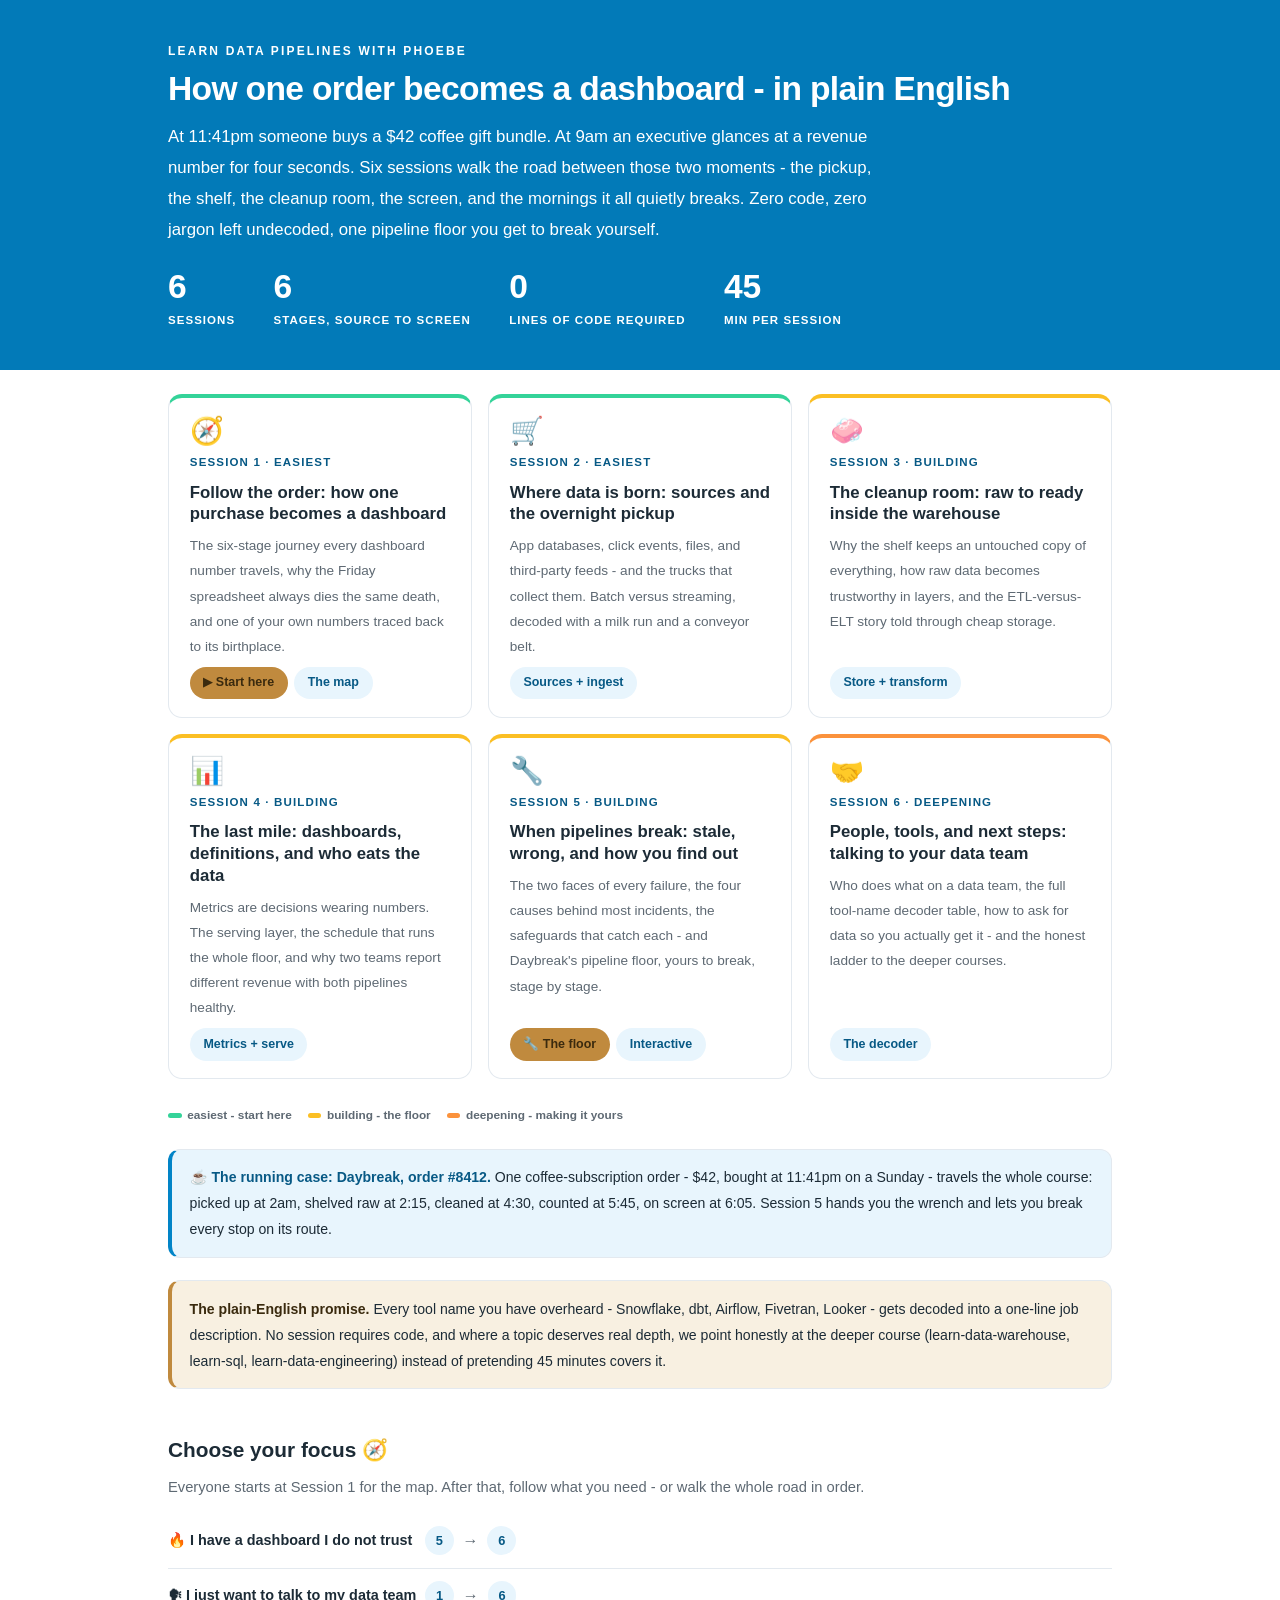
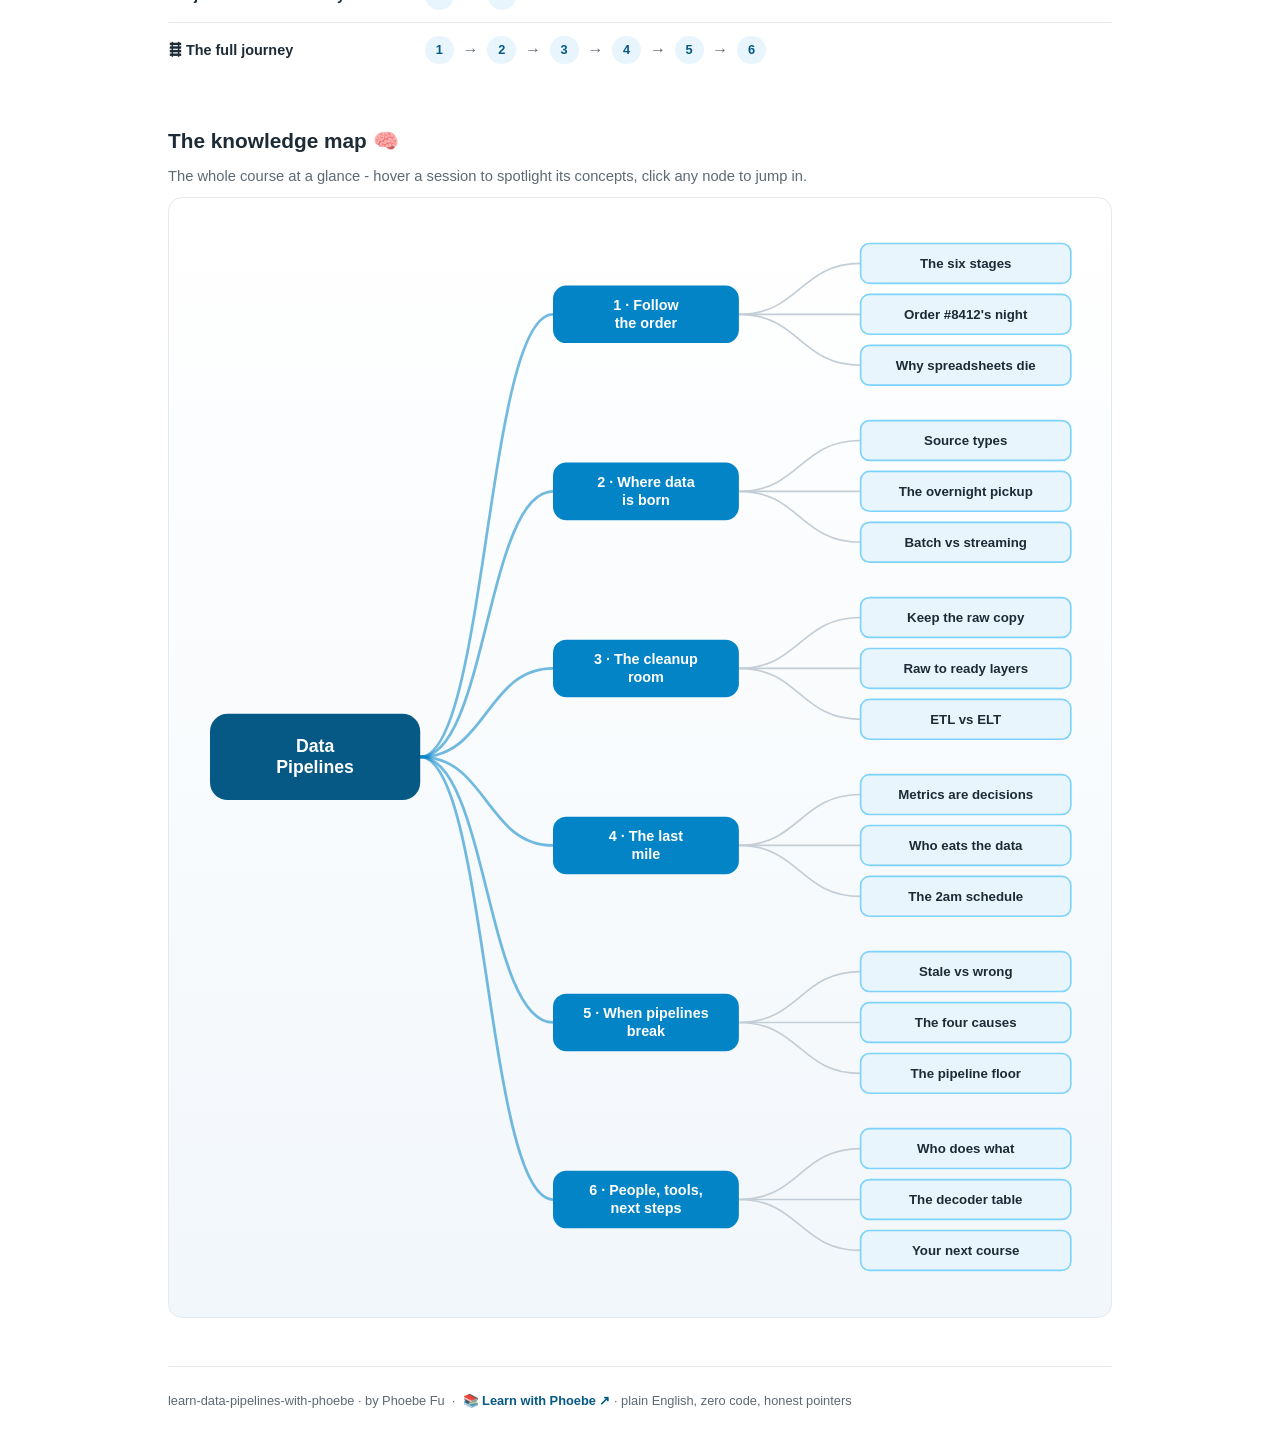
<file: index.html>
<!DOCTYPE html>
<html lang="en">
<head>
<meta charset="UTF-8">
<meta name="viewport" content="width=device-width, initial-scale=1.0">
<!-- social:start -->
<meta name="description" content="At 11:41pm someone buys a $42 coffee gift bundle. At 9am an executive glances at a revenue number for four seconds. Six sessions walk the road between those two moments - the pickup, the shelf...">
<meta property="og:type" content="article">
<meta property="og:site_name" content="Learn with Phoebe">
<meta property="og:title" content="learn data pipelines with phoebe - how one order becomes a dashboard, in plain English">
<meta property="og:description" content="At 11:41pm someone buys a $42 coffee gift bundle. At 9am an executive glances at a revenue number for four seconds. Six sessions walk the road between those two moments - the pickup, the shelf...">
<meta property="og:url" content="https://phoebefu6.github.io/learn-data-pipelines-with-phoebe/">
<meta property="og:image" content="https://phoebefu6.github.io/learn-data-pipelines-with-phoebe/assets/og-cover.png">
<meta property="og:image:width" content="1200">
<meta property="og:image:height" content="630">
<meta name="twitter:card" content="summary_large_image">
<meta name="twitter:title" content="learn data pipelines with phoebe - how one order becomes a dashboard, in plain English">
<meta name="twitter:description" content="At 11:41pm someone buys a $42 coffee gift bundle. At 9am an executive glances at a revenue number for four seconds. Six sessions walk the road between those two moments - the pickup, the shelf...">
<meta name="twitter:image" content="https://phoebefu6.github.io/learn-data-pipelines-with-phoebe/assets/og-cover.png">
<!-- social:end -->
<title>learn data pipelines with phoebe - how one order becomes a dashboard, in plain English</title>
<link rel="stylesheet" href="assets/style.css?v=34">
<style>
  .stats-row { display: flex; gap: 2.4rem; margin-top: 1.5rem; flex-wrap: wrap; }
  .stat b { display: block; font-size: 2.1rem; font-weight: 800; line-height: 1.05; font-variant-numeric: tabular-nums; }
  .stat span { font-size: .72rem; opacity: 1; text-transform: uppercase; letter-spacing: .09em; font-weight: 600; }

  .course-grid { display: grid; grid-template-columns: repeat(auto-fit, minmax(17rem, 1fr)); gap: 1rem; margin-top: 1.5rem; }
  .course-card {
    border: 1px solid var(--hairline);
    border-top: 4px solid var(--diff, var(--indigo));
    border-radius: var(--radius);
    padding: 1.2rem 1.3rem 1.1rem;
    display: flex;
    flex-direction: column;
    gap: .5rem;
    text-decoration: none;
    color: var(--ink);
    background: #fff;
    transition: box-shadow .15s ease, border-color .15s ease, transform .15s ease;
    position: relative;
  }
  .course-card:hover { border-color: var(--indigo-soft); border-top-color: var(--diff, var(--indigo)); box-shadow: 0 8px 28px rgba(2,132,199,.16); transform: translateY(-3px); }
  .course-card .cicon { font-size: 1.7rem; line-height: 1; }
  .course-card .cnum { font-size: .72rem; font-weight: 700; color: var(--indigo); text-transform: uppercase; letter-spacing: .1em; }
  .course-card h3 { font-size: 1.05rem; font-weight: 800; line-height: 1.3; }
  .course-card p { font-size: .85rem; color: var(--muted); flex: 1; }
  .course-card .meta { display: flex; gap: .4rem; flex-wrap: wrap; }

  .diff-legend { display: flex; gap: 1rem; margin-top: 1.6rem; font-size: .74rem; color: var(--muted); font-weight: 600; flex-wrap: wrap; }
  .diff-legend i { display: inline-block; width: .85rem; height: .35rem; border-radius: 999px; margin-right: .35rem; vertical-align: middle; }

  .paths { margin-top: 2.6rem; }
  .paths h2 { font-size: 1.3rem; font-weight: 800; margin-bottom: .3rem; }
  .paths .plede { color: var(--muted); font-size: .92rem; margin-bottom: .8rem; }
  .path { display: flex; gap: .55rem; align-items: center; padding: .75rem 0; border-bottom: .5px solid var(--hairline); flex-wrap: wrap; }
  .path:last-child { border-bottom: none; }
  .path b { min-width: 15.5rem; font-size: .9rem; }
  .path .pstep { background: var(--indigo-50); color: var(--indigo-deep); border-radius: 999px; padding: .16rem .68rem; font-weight: 700; font-size: .8rem; text-decoration: none; transition: all .12s ease; }
  .path .pstep:hover { background: var(--indigo); color: #fff; }
  .path .parr { color: var(--muted); font-weight: 700; }

  .mm-section { margin-top: 1.6rem; }
  .mm-section h2 { font-size: 1.3rem; font-weight: 800; margin-bottom: .2rem; }
  .mm-section .mm-lede { color: var(--muted); font-size: .92rem; margin-bottom: .4rem; }
  .mm-wrap { border: 1px solid var(--hairline); border-radius: var(--radius); background: linear-gradient(180deg,#fff, #F2F7FB); padding: .6rem; overflow-x: auto; }
  .mm-svg { width: 100%; height: auto; display: block; max-width: 60rem; margin: 0 auto; min-width: 34rem; }
  .mm-link { cursor: pointer; text-decoration: none; }
  .mm-node rect { transition: opacity .15s ease, filter .15s ease; }
  .mm-node text { pointer-events: none; }
  .mm-link:hover .mm-node rect { filter: brightness(1.06); }
  .mm-edge { transition: opacity .15s ease; }

  .note-band { margin-top: 1.4rem; background: var(--amber-50); border: 1px solid var(--hairline); border-left: 4px solid var(--amber); border-radius: 12px; padding: .9rem 1.1rem; font-size: .88rem; color: var(--ink); }
  .note-band b { color: var(--amber-ink); }

  .project-band { margin-top: 1.4rem; background: var(--indigo-50); border: 1px solid var(--hairline); border-left: 4px solid var(--indigo); border-radius: 12px; padding: .9rem 1.1rem; font-size: .88rem; color: var(--ink); }
  .project-band b { color: var(--indigo-deep); }
</style>
<style>/* contrast-patch-2 */ .cnum, .course-card .cnum, .paths a, .pagefoot a, .pstep, .path .pstep { color: var(--indigo-deep); }</style>
</head>
<body>

<header class="masthead">
  <div class="wrap">
    <div class="eyebrow">Learn Data Pipelines with Phoebe</div>
    <h1>How one order becomes a dashboard - <span class="accent">in plain English</span></h1>
    <p class="sub">At 11:41pm someone buys a $42 coffee gift bundle. At 9am an executive glances at a revenue number for four seconds. Six sessions walk the road between those two moments - the pickup, the shelf, the cleanup room, the screen, and the mornings it all quietly breaks. Zero code, zero jargon left undecoded, one pipeline floor you get to break yourself.</p>
    <div class="stats-row">
      <div class="stat"><b data-count="6">6</b><span>sessions</span></div>
      <div class="stat"><b data-count="6">6</b><span>stages, source to screen</span></div>
      <div class="stat"><b data-count="0">0</b><span>lines of code required</span></div>
      <div class="stat"><b data-count="45">45</b><span>min per session</span></div>
    </div>
  </div>
</header>

<main class="wrap">

  <section class="section">
    <div class="course-grid">
      <a class="course-card" href="courses/01-follow-the-order.html" style="--diff:#34D399">
        <span class="cicon">🧭</span>
        <span class="cnum">Session 1 · easiest</span>
        <h3>Follow the order: how one purchase becomes a dashboard</h3>
        <p>The six-stage journey every dashboard number travels, why the Friday spreadsheet always dies the same death, and one of your own numbers traced back to its birthplace.</p>
        <span class="meta"><span class="pill amber">▶ Start here</span><span class="pill light">The map</span></span>
      </a>
      <a class="course-card" href="courses/02-where-data-is-born.html" style="--diff:#34D399">
        <span class="cicon">🛒</span>
        <span class="cnum">Session 2 · easiest</span>
        <h3>Where data is born: sources and the overnight pickup</h3>
        <p>App databases, click events, files, and third-party feeds - and the trucks that collect them. Batch versus streaming, decoded with a milk run and a conveyor belt.</p>
        <span class="meta"><span class="pill light">Sources + ingest</span></span>
      </a>
      <a class="course-card" href="courses/03-the-cleanup-room.html" style="--diff:#FBBF24">
        <span class="cicon">🧼</span>
        <span class="cnum">Session 3 · building</span>
        <h3>The cleanup room: raw to ready inside the warehouse</h3>
        <p>Why the shelf keeps an untouched copy of everything, how raw data becomes trustworthy in layers, and the ETL-versus-ELT story told through cheap storage.</p>
        <span class="meta"><span class="pill light">Store + transform</span></span>
      </a>
      <a class="course-card" href="courses/04-the-last-mile.html" style="--diff:#FBBF24">
        <span class="cicon">📊</span>
        <span class="cnum">Session 4 · building</span>
        <h3>The last mile: dashboards, definitions, and who eats the data</h3>
        <p>Metrics are decisions wearing numbers. The serving layer, the schedule that runs the whole floor, and why two teams report different revenue with both pipelines healthy.</p>
        <span class="meta"><span class="pill light">Metrics + serve</span></span>
      </a>
      <a class="course-card" href="courses/05-when-pipelines-break.html" style="--diff:#FBBF24">
        <span class="cicon">🔧</span>
        <span class="cnum">Session 5 · building</span>
        <h3>When pipelines break: stale, wrong, and how you find out</h3>
        <p>The two faces of every failure, the four causes behind most incidents, the safeguards that catch each - and Daybreak's pipeline floor, yours to break, stage by stage.</p>
        <span class="meta"><span class="pill amber">🔧 The floor</span><span class="pill light">Interactive</span></span>
      </a>
      <a class="course-card" href="courses/06-people-tools-next-steps.html" style="--diff:#FB923C">
        <span class="cicon">🤝</span>
        <span class="cnum">Session 6 · deepening</span>
        <h3>People, tools, and next steps: talking to your data team</h3>
        <p>Who does what on a data team, the full tool-name decoder table, how to ask for data so you actually get it - and the honest ladder to the deeper courses.</p>
        <span class="meta"><span class="pill light">The decoder</span></span>
      </a>
    </div>
    <div class="diff-legend">
      <span><i style="background:#34D399"></i>easiest - start here</span>
      <span><i style="background:#FBBF24"></i>building - the floor</span>
      <span><i style="background:#FB923C"></i>deepening - making it yours</span>
    </div>

    <div class="project-band">
      <b>☕ The running case: Daybreak, order #8412.</b> One coffee-subscription order - $42, bought at 11:41pm on a Sunday - travels the whole course: picked up at 2am, shelved raw at 2:15, cleaned at 4:30, counted at 5:45, on screen at 6:05. Session 5 hands you the wrench and lets you break every stop on its route.
    </div>

    <div class="note-band">
      <b>The plain-English promise.</b> Every tool name you have overheard - Snowflake, dbt, Airflow, Fivetran, Looker - gets decoded into a one-line job description. No session requires code, and where a topic deserves real depth, we point honestly at the deeper course (learn-data-warehouse, learn-sql, learn-data-engineering) instead of pretending 45 minutes covers it.
    </div>

    <div class="paths">
      <h2>Choose your focus 🧭</h2>
      <p class="plede">Everyone starts at Session 1 for the map. After that, follow what you need - or walk the whole road in order.</p>
      <div class="path"><b>🔥 I have a dashboard I do not trust</b>
        <a class="pstep" href="courses/05-when-pipelines-break.html">5</a><span class="parr">→</span>
        <a class="pstep" href="courses/06-people-tools-next-steps.html">6</a>
      </div>
      <div class="path"><b>🗣 I just want to talk to my data team</b>
        <a class="pstep" href="courses/01-follow-the-order.html">1</a><span class="parr">→</span>
        <a class="pstep" href="courses/06-people-tools-next-steps.html">6</a>
      </div>
      <div class="path"><b>🛤 The full journey</b>
        <a class="pstep" href="courses/01-follow-the-order.html">1</a><span class="parr">→</span>
        <a class="pstep" href="courses/02-where-data-is-born.html">2</a><span class="parr">→</span>
        <a class="pstep" href="courses/03-the-cleanup-room.html">3</a><span class="parr">→</span>
        <a class="pstep" href="courses/04-the-last-mile.html">4</a><span class="parr">→</span>
        <a class="pstep" href="courses/05-when-pipelines-break.html">5</a><span class="parr">→</span>
        <a class="pstep" href="courses/06-people-tools-next-steps.html">6</a>
      </div>
    </div>
  </section>

  <section class="section mm-section">
    <h2>The knowledge map 🧠</h2>
    <p class="mm-lede">The whole course at a glance - hover a session to spotlight its concepts, click any node to jump in.</p>
    <div class="mm-wrap"><div id="mindmap"></div></div>
  </section>

  <footer class="pagefoot">
    <span>learn-data-pipelines-with-phoebe · by Phoebe Fu &nbsp;·&nbsp; 📚 <a href="https://phoebefu6.github.io/learn-with-phoebe/">Learn with Phoebe ↗</a> · plain English, zero code, honest pointers</span>
  </footer>
</main>

<script>
window.MINDMAP_DATA = {
  title: "Data\nPipelines",
  centerColor: "#075985",
  sessions: [
    { label: "Follow\nthe order", href: "courses/01-follow-the-order.html", color: "#34D399",
      concepts: [
        { label: "The six stages", href: "courses/01-follow-the-order.html" },
        { label: "Order #8412's night", href: "courses/01-follow-the-order.html" },
        { label: "Why spreadsheets die", href: "courses/01-follow-the-order.html" } ] },
    { label: "Where data\nis born", href: "courses/02-where-data-is-born.html", color: "#34D399",
      concepts: [
        { label: "Source types", href: "courses/02-where-data-is-born.html" },
        { label: "The overnight pickup", href: "courses/02-where-data-is-born.html" },
        { label: "Batch vs streaming", href: "courses/02-where-data-is-born.html" } ] },
    { label: "The cleanup\nroom", href: "courses/03-the-cleanup-room.html", color: "#FBBF24",
      concepts: [
        { label: "Keep the raw copy", href: "courses/03-the-cleanup-room.html" },
        { label: "Raw to ready layers", href: "courses/03-the-cleanup-room.html" },
        { label: "ETL vs ELT", href: "courses/03-the-cleanup-room.html" } ] },
    { label: "The last\nmile", href: "courses/04-the-last-mile.html", color: "#FBBF24",
      concepts: [
        { label: "Metrics are decisions", href: "courses/04-the-last-mile.html" },
        { label: "Who eats the data", href: "courses/04-the-last-mile.html" },
        { label: "The 2am schedule", href: "courses/04-the-last-mile.html" } ] },
    { label: "When pipelines\nbreak", href: "courses/05-when-pipelines-break.html", color: "#FBBF24",
      concepts: [
        { label: "Stale vs wrong", href: "courses/05-when-pipelines-break.html" },
        { label: "The four causes", href: "courses/05-when-pipelines-break.html" },
        { label: "The pipeline floor", href: "courses/05-when-pipelines-break.html" } ] },
    { label: "People, tools,\nnext steps", href: "courses/06-people-tools-next-steps.html", color: "#FB923C",
      concepts: [
        { label: "Who does what", href: "courses/06-people-tools-next-steps.html" },
        { label: "The decoder table", href: "courses/06-people-tools-next-steps.html" },
        { label: "Your next course", href: "courses/06-people-tools-next-steps.html" } ] }
  ]
};
</script>
<script src="assets/mindmap.js?v=6"></script>
<script src="assets/app.js?v=31"></script>
</body>
</html>
</file>
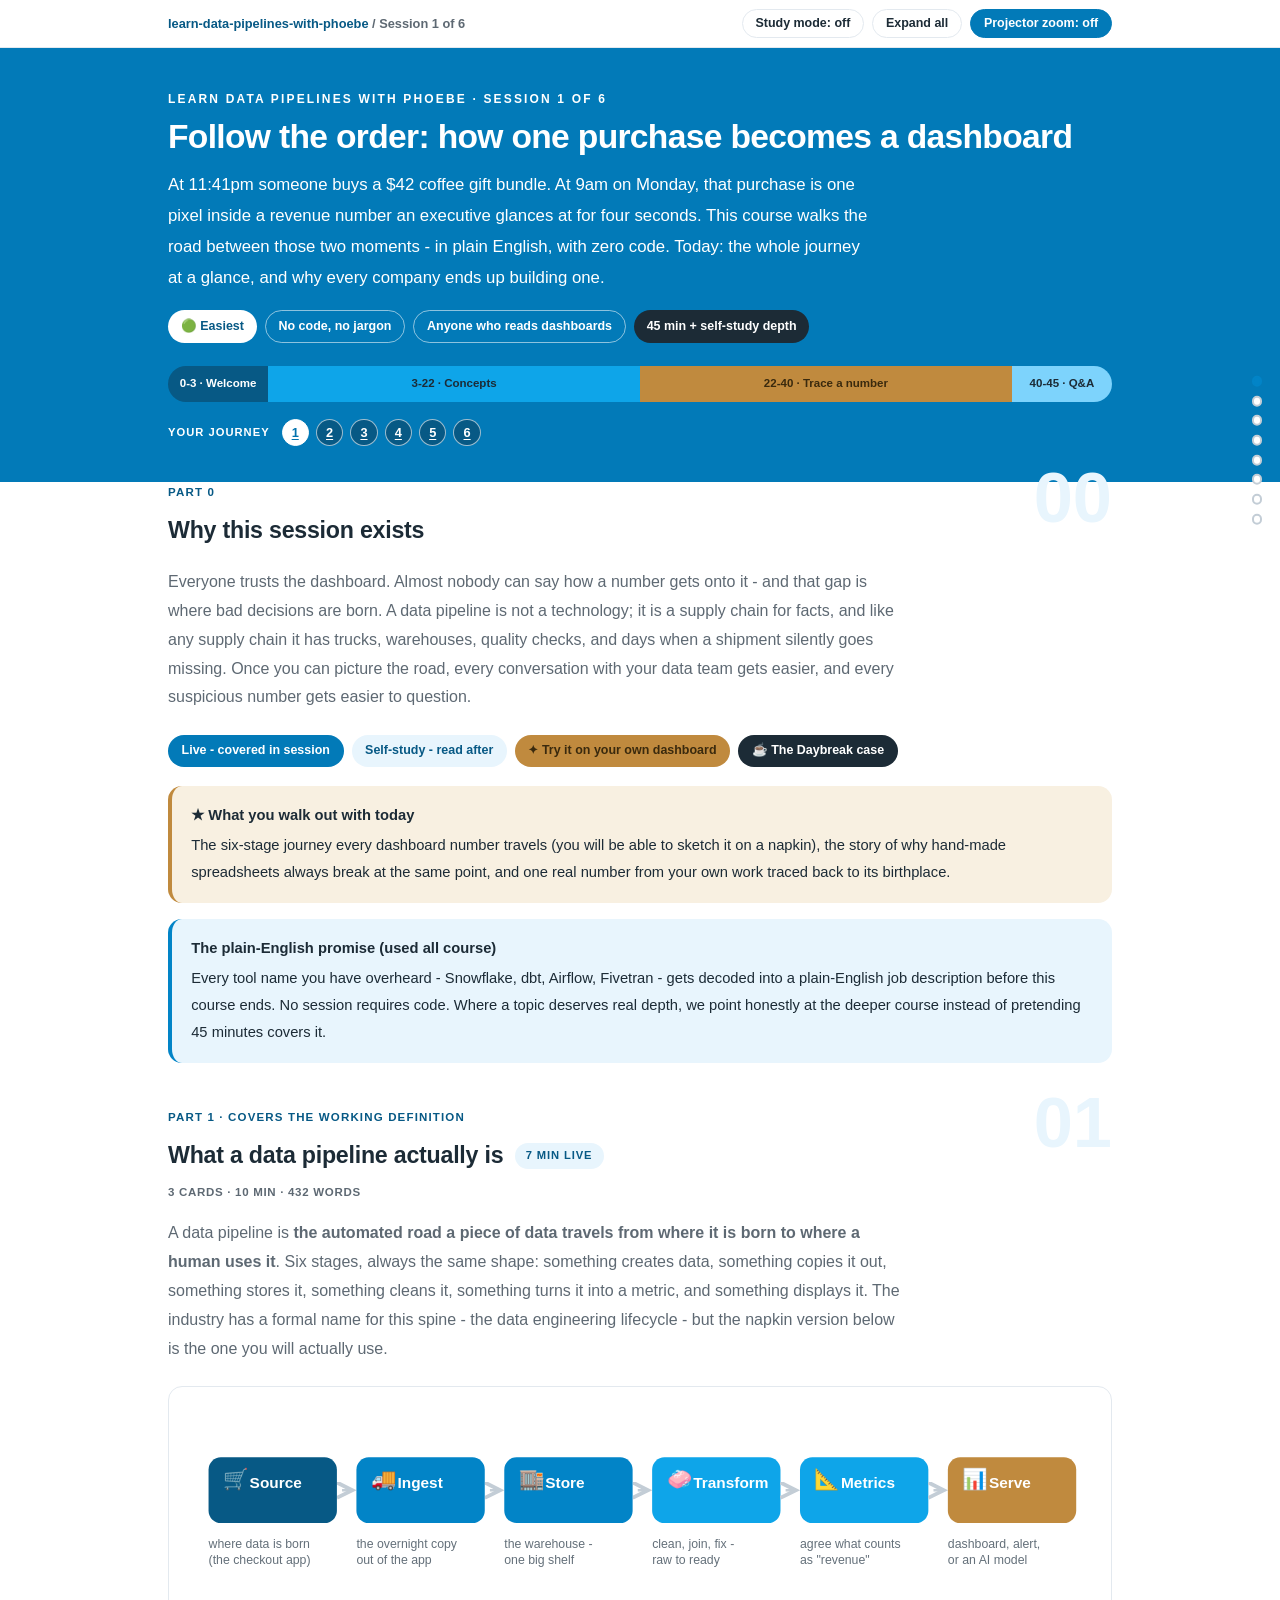
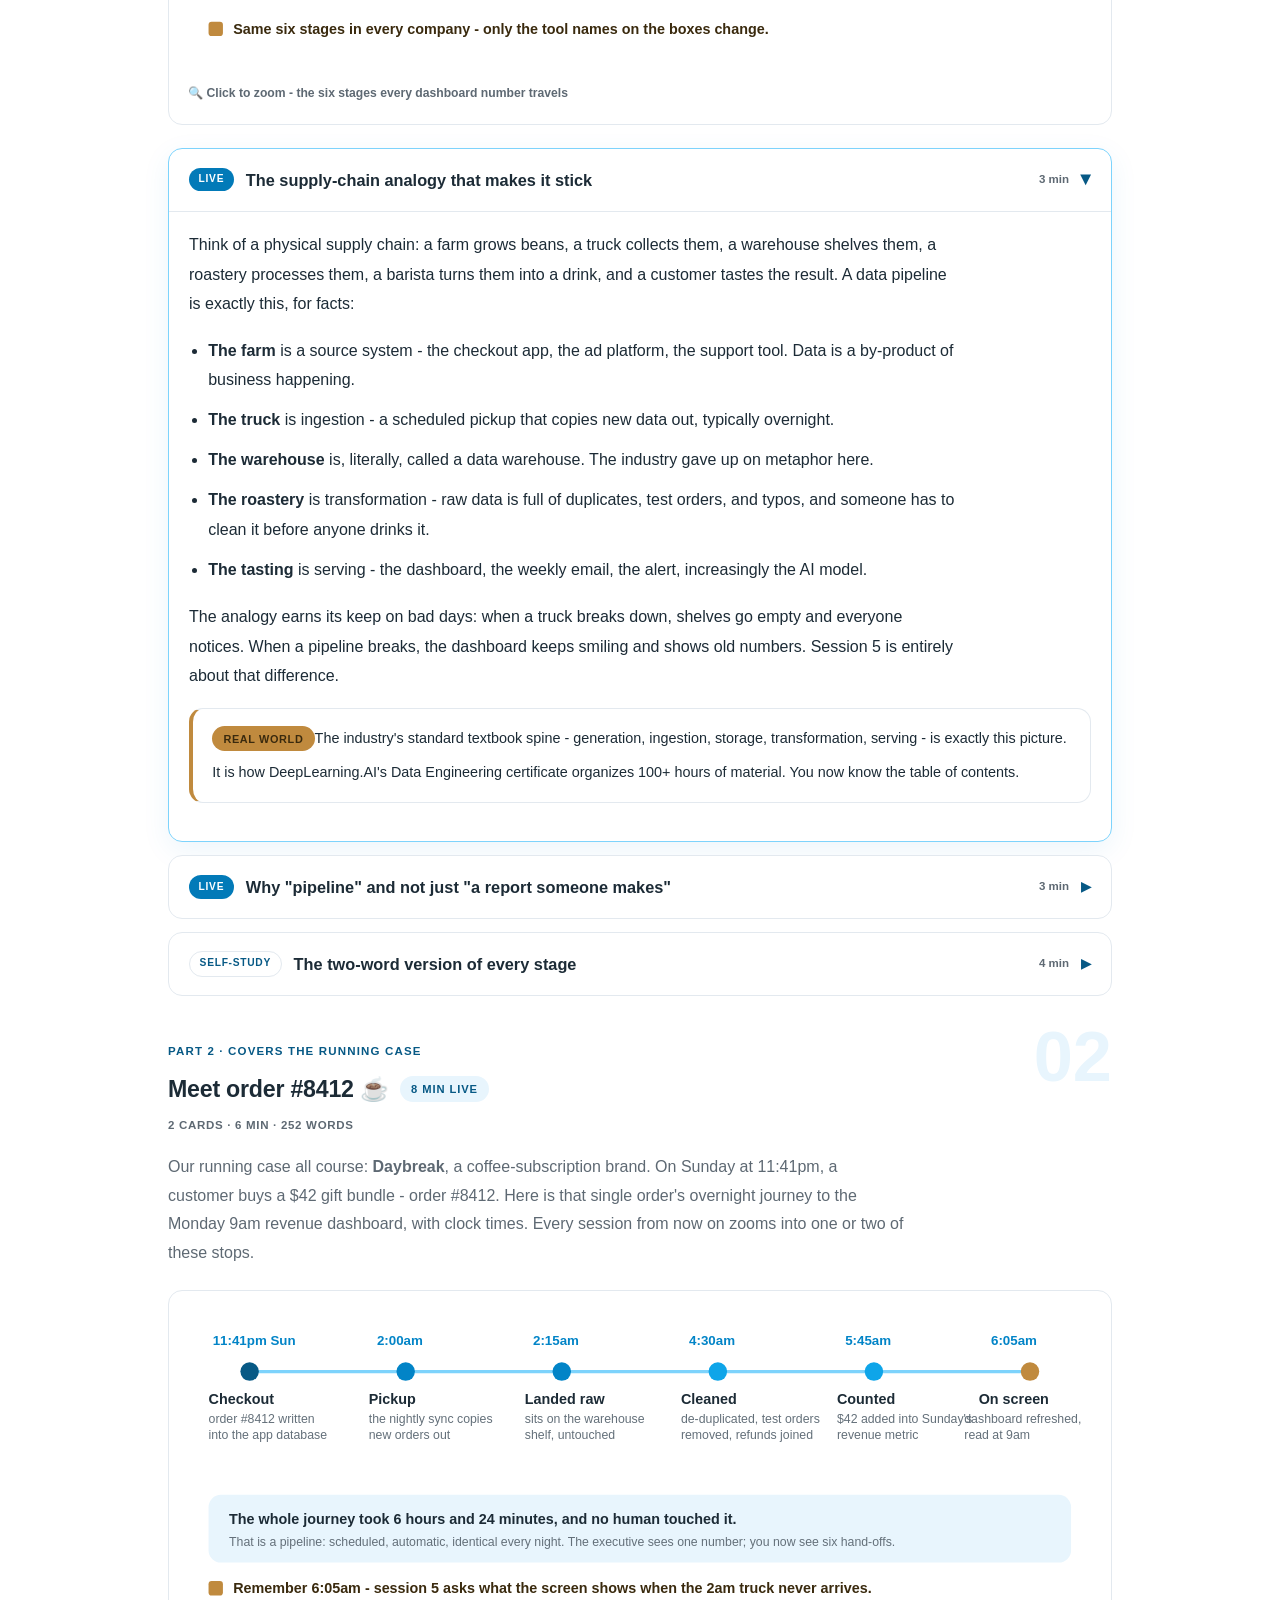
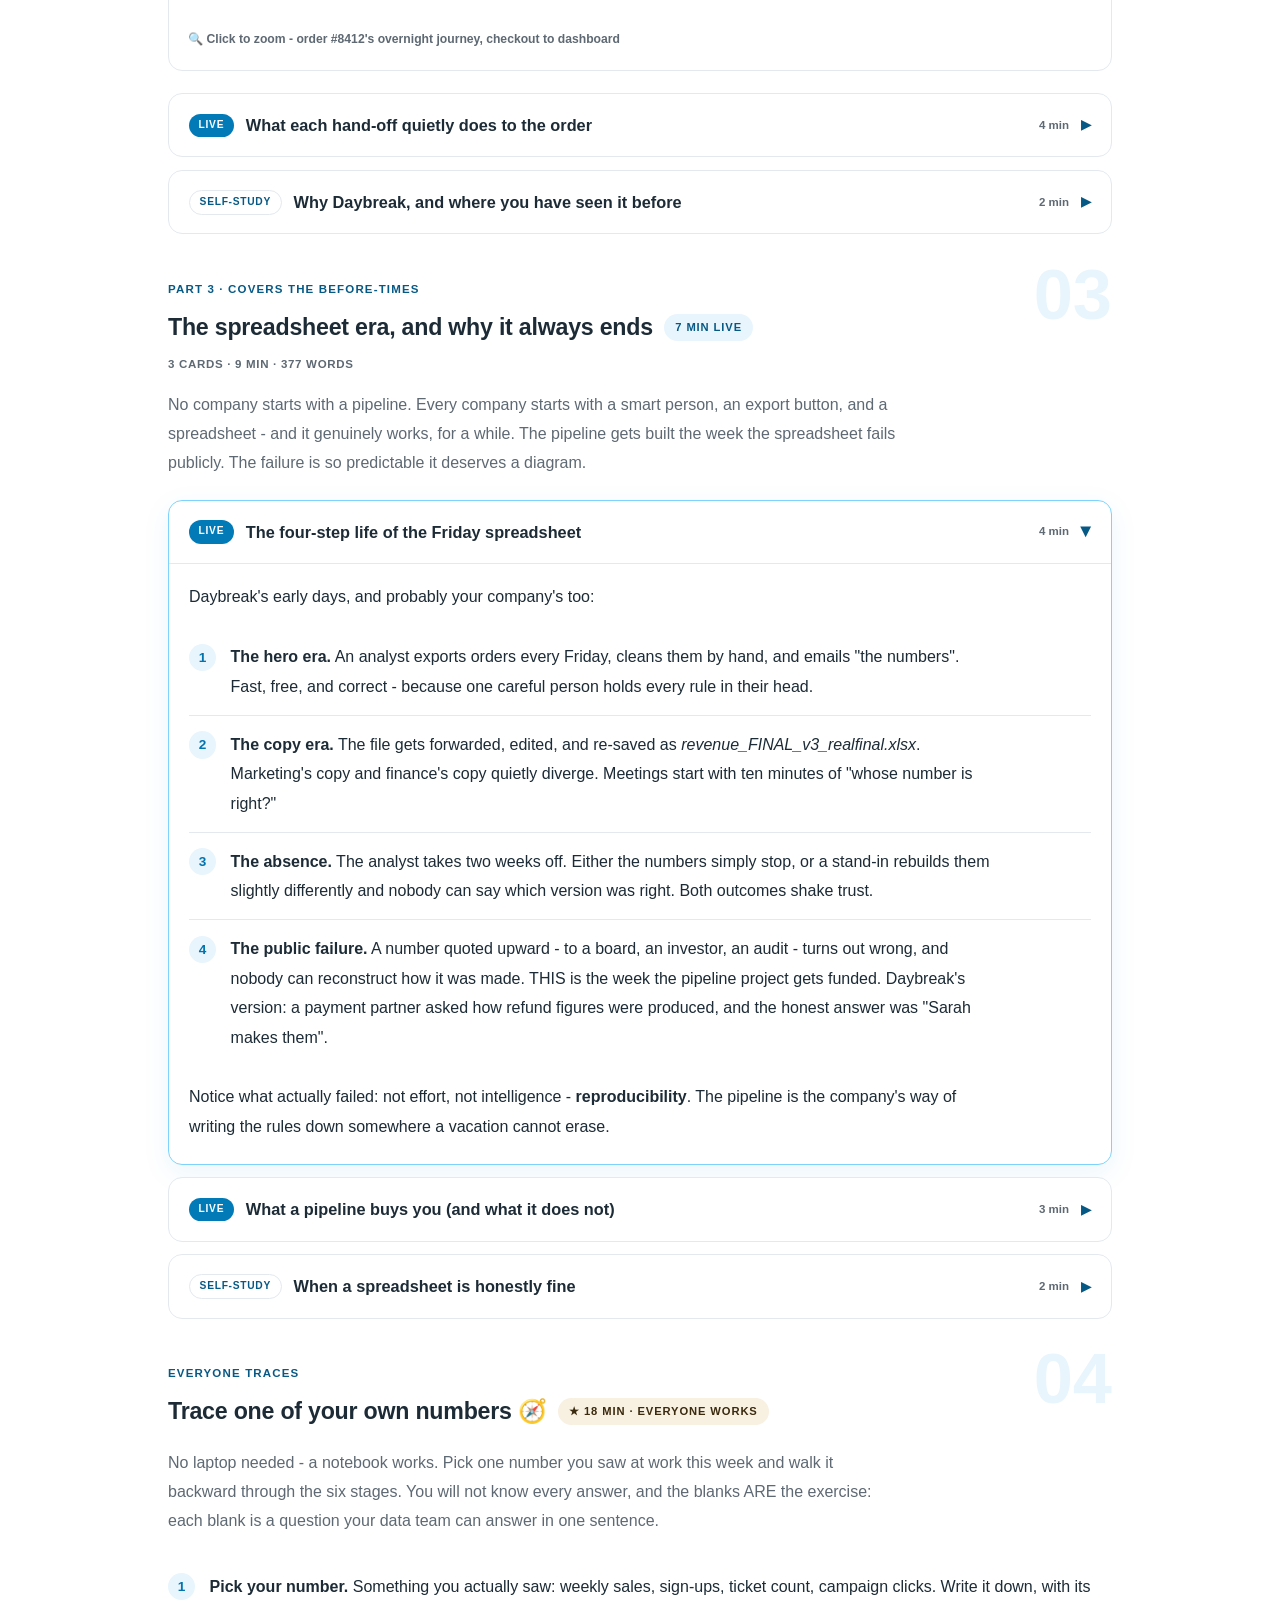
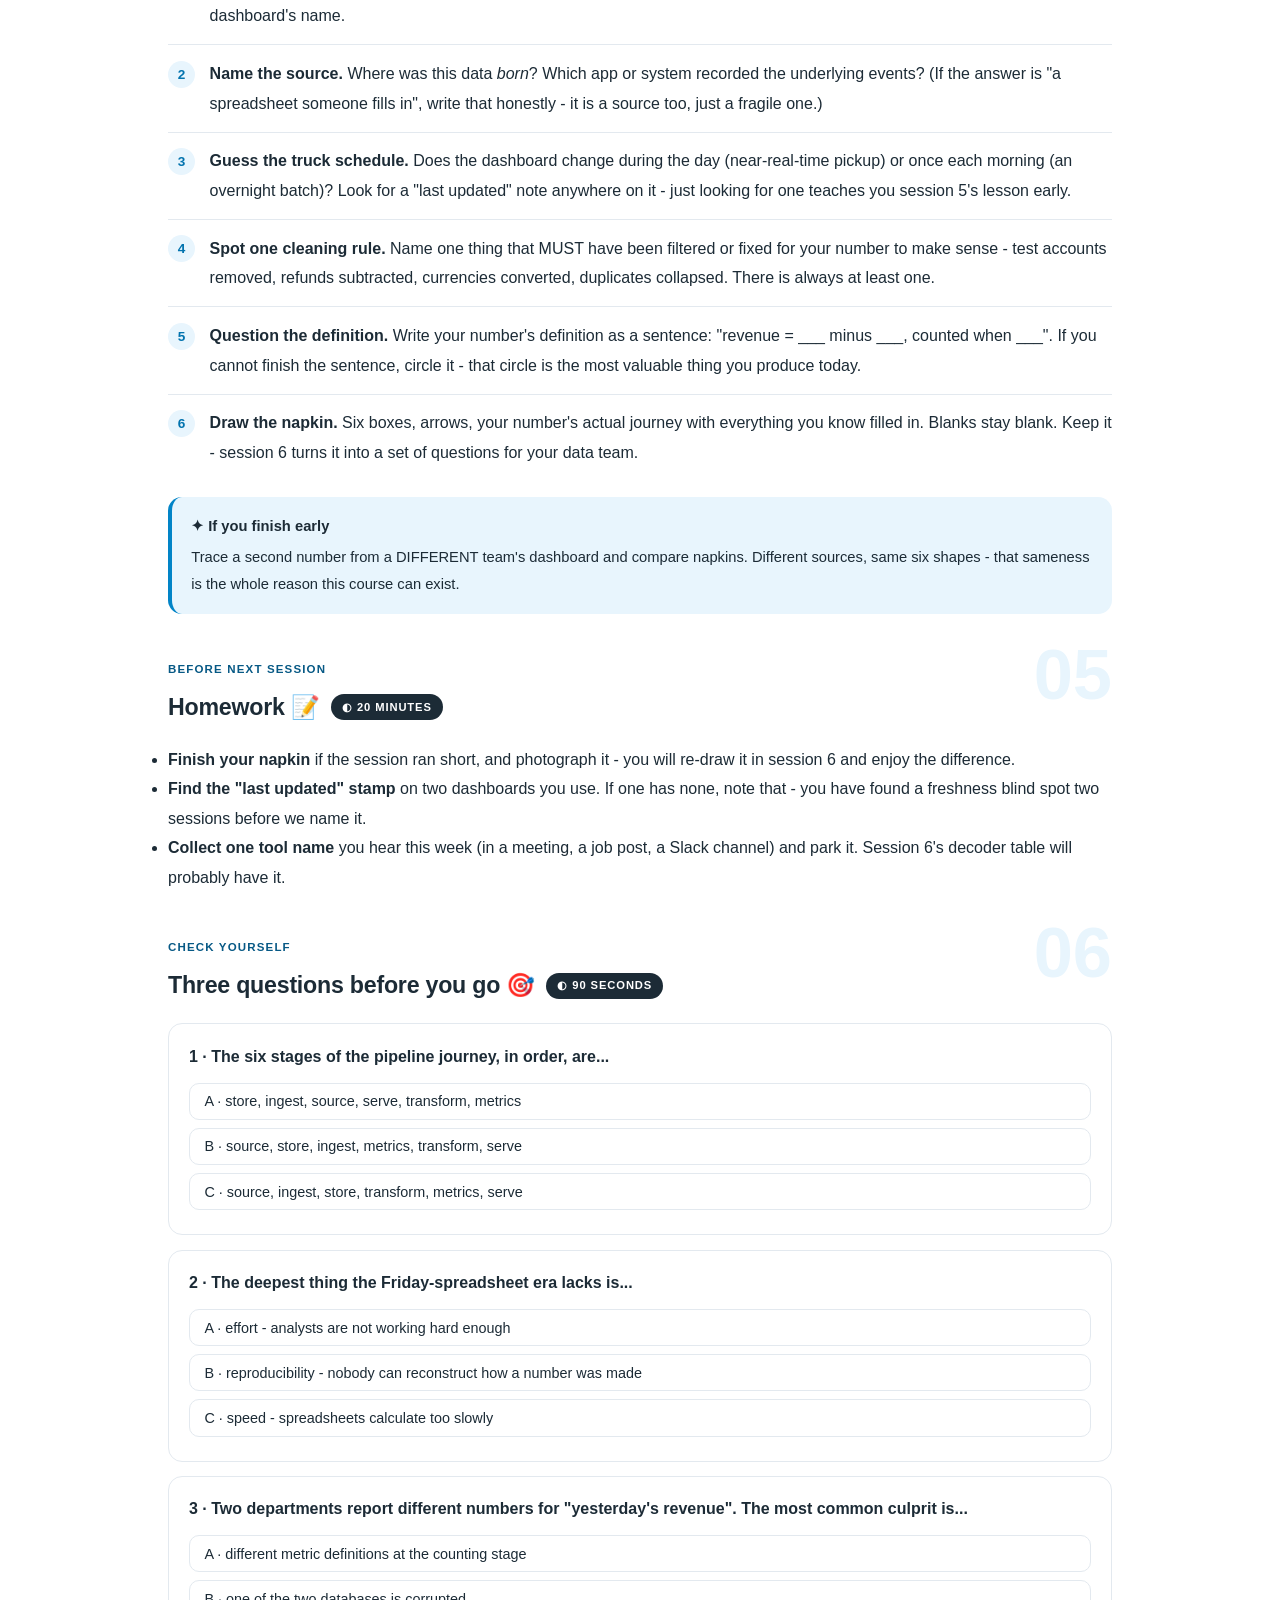
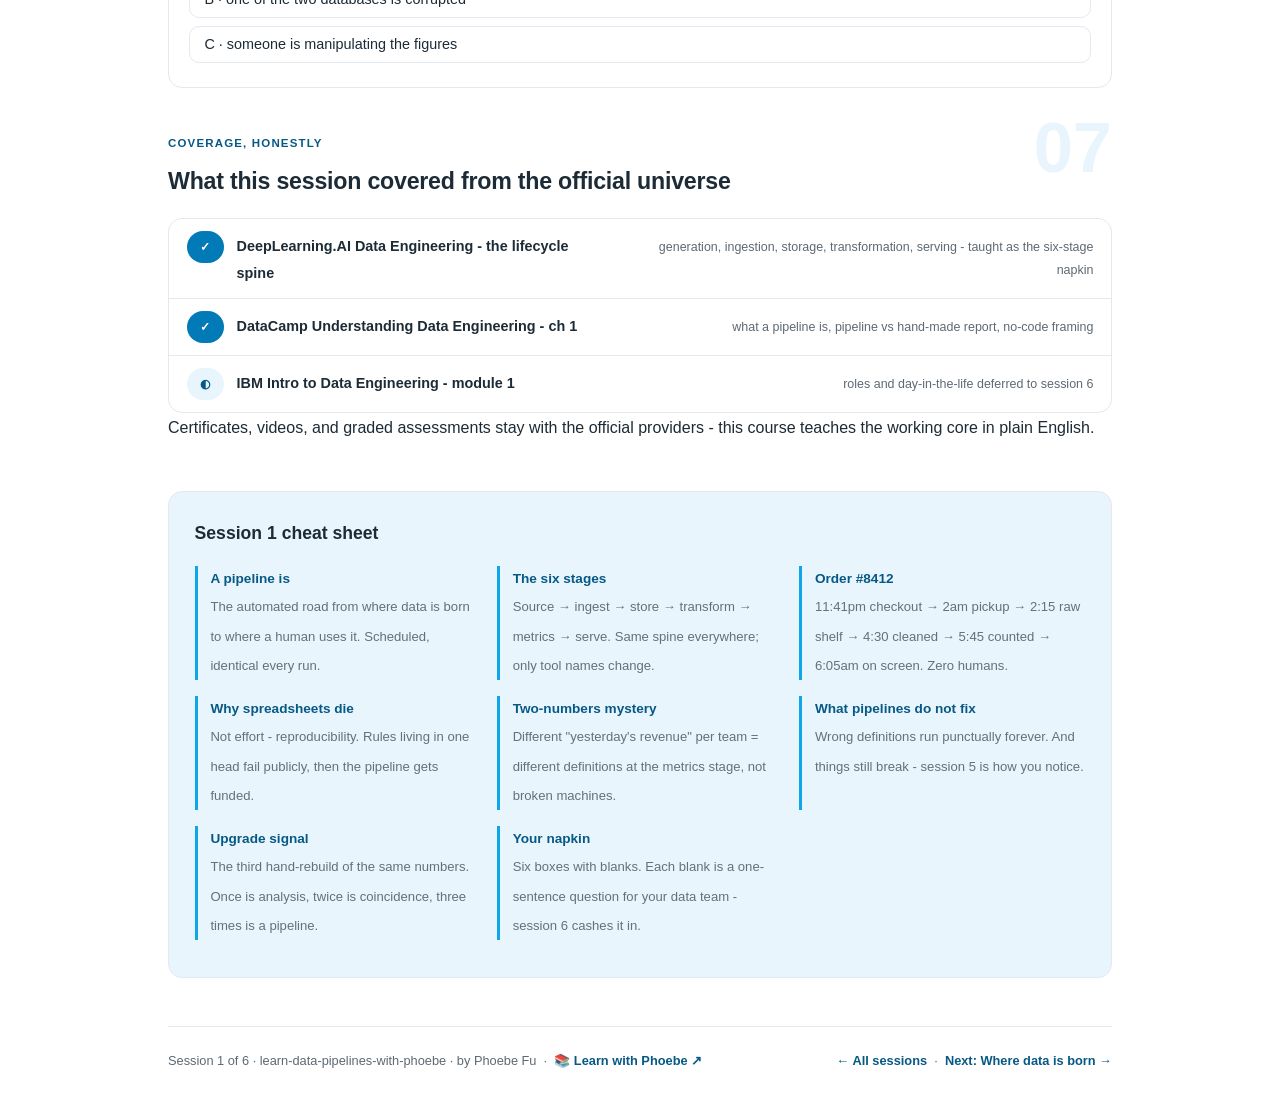
<file: courses/01-follow-the-order.html>
<!DOCTYPE html>
<html lang="en">
<head>
<meta charset="UTF-8">
<meta name="viewport" content="width=device-width, initial-scale=1.0">
<!-- social:start -->
<meta name="description" content="Everyone trusts the dashboard. Almost nobody can say how a number gets onto it - and that gap is where bad decisions are born. A data pipeline is not a technology; it is a supply chain for...">
<meta property="og:type" content="article">
<meta property="og:site_name" content="Learn with Phoebe">
<meta property="og:title" content="Follow the order: how one purchase becomes a dashboard - learn data pipelines with phoebe">
<meta property="og:description" content="Everyone trusts the dashboard. Almost nobody can say how a number gets onto it - and that gap is where bad decisions are born. A data pipeline is not a technology; it is a supply chain for...">
<meta property="og:url" content="https://phoebefu6.github.io/learn-data-pipelines-with-phoebe/courses/01-follow-the-order.html">
<meta property="og:image" content="https://phoebefu6.github.io/learn-data-pipelines-with-phoebe/assets/og-cover.png">
<meta property="og:image:width" content="1200">
<meta property="og:image:height" content="630">
<meta name="twitter:card" content="summary_large_image">
<meta name="twitter:title" content="Follow the order: how one purchase becomes a dashboard - learn data pipelines with phoebe">
<meta name="twitter:description" content="Everyone trusts the dashboard. Almost nobody can say how a number gets onto it - and that gap is where bad decisions are born. A data pipeline is not a technology; it is a supply chain for...">
<meta name="twitter:image" content="https://phoebefu6.github.io/learn-data-pipelines-with-phoebe/assets/og-cover.png">
<!-- social:end -->
<title>Session 1 · Follow the order: how one purchase becomes a dashboard - learn data pipelines with phoebe</title>
<link rel="stylesheet" href="../assets/style.css?v=33">
</head>
<body>

<div class="toolbar">
  <div class="wrap">
    <span class="crumb"><a href="../index.html">learn-data-pipelines-with-phoebe</a> / Session 1 of 6</span>
    <button class="btn" id="toggle-all" type="button">Expand all</button>
    <button class="btn primary" id="zoom-toggle" type="button">Projector zoom: off</button>
  </div>
</div>

<header class="masthead">
  <div class="wrap">
    <div class="eyebrow">Learn Data Pipelines with Phoebe · Session 1 of 6</div>
    <h1>Follow the order: how one purchase <span class="accent">becomes a dashboard</span></h1>
    <p class="sub">At 11:41pm someone buys a $42 coffee gift bundle. At 9am on Monday, that purchase is one pixel inside a revenue number an executive glances at for four seconds. This course walks the road between those two moments - in plain English, with zero code. Today: the whole journey at a glance, and why every company ends up building one.</p>
    <div class="chip-row">
      <span class="chip level">🟢 Easiest</span>
      <span class="chip audience">No code, no jargon</span>
      <span class="chip audience">Anyone who reads dashboards</span>
      <span class="chip time">45 min + self-study depth</span>
    </div>
    <div class="agenda">
      <span class="a1" style="flex:1">0-3 · Welcome</span>
      <span class="a2" style="flex:4">3-22 · Concepts</span>
      <span class="a3" style="flex:4">22-40 · Trace a number</span>
      <span class="a4" style="flex:1">40-45 · Q&amp;A</span>
    </div>
  </div>
</header>

<main class="wrap">

  <!-- ============ INTRO ============ -->
  <section class="section" id="intro">
    <div class="section-kicker">
      <span class="klabel">Part 0</span>
      <h2>Why this session exists</h2>
    </div>
    <p class="lede">Everyone trusts the dashboard. Almost nobody can say how a number gets onto it - and that gap is where bad decisions are born. A data pipeline is not a technology; it is a supply chain for facts, and like any supply chain it has trucks, warehouses, quality checks, and days when a shipment silently goes missing. Once you can picture the road, every conversation with your data team gets easier, and every suspicious number gets easier to question.</p>
    <div class="legend">
      <span class="pill solid">Live - covered in session</span>
      <span class="pill light">Self-study - read after</span>
      <span class="pill peach">✦ Try it on your own dashboard</span>
      <span class="pill inkpill">☕ The Daybreak case</span>
    </div>
    <div class="callout win">
      <strong>★ What you walk out with today</strong>
      The six-stage journey every dashboard number travels (you will be able to sketch it on a napkin), the story of why hand-made spreadsheets always break at the same point, and one real number from your own work traced back to its birthplace.
    </div>
    <div class="callout tip">
      <strong>The plain-English promise (used all course)</strong>
      Every tool name you have overheard - Snowflake, dbt, Airflow, Fivetran - gets decoded into a plain-English job description before this course ends. No session requires code. Where a topic deserves real depth, we point honestly at the deeper course instead of pretending 45 minutes covers it.
    </div>
  </section>

  <!-- ============ PART 1: WHAT A PIPELINE IS ============ -->
  <section class="section" id="what-pipeline">
    <div class="section-kicker">
      <span class="klabel">Part 1 · covers the working definition</span>
      <h2>What a data pipeline actually is <span class="tag concept">7 min live</span></h2>
    </div>
    <p class="lede">A data pipeline is <strong>the automated road a piece of data travels from where it is born to where a human uses it</strong>. Six stages, always the same shape: something creates data, something copies it out, something stores it, something cleans it, something turns it into a metric, and something displays it. The industry has a formal name for this spine - the data engineering lifecycle - but the napkin version below is the one you will actually use.</p>

    <figure class="zoomable">
      <svg viewBox="0 0 880 260" xmlns="http://www.w3.org/2000/svg" role="img" aria-label="The six stages of a data pipeline from source to dashboard">
        <style>
          .plT { font: 700 15px Inter, sans-serif; fill: #FFFFFF; }
          .plS { font: 400 12px Inter, sans-serif; fill: #64707A; }
          .plN { font: 600 14px Inter, sans-serif; fill: #3A2A0E; }
          .plA { stroke: #C3CDD6; stroke-width: 2.5; fill: none; marker-end: url(#plAh); }
          .plE { font: 400 20px Inter, sans-serif; }
        </style>
        <defs>
          <marker id="plAh" markerWidth="8" markerHeight="8" refX="6" refY="3" orient="auto">
            <path d="M0,0 L6,3 L0,6" fill="none" stroke="#C3CDD6" stroke-width="1.5"/>
          </marker>
        </defs>
        <rect x="20" y="50" width="125" height="64" rx="12" fill="#075985"/>
        <text class="plE" x="34" y="78">🛒</text><text class="plT" x="60" y="80">Source</text>
        <text class="plS" x="20" y="138">where data is born</text>
        <text class="plS" x="20" y="154">(the checkout app)</text>
        <line class="plA" x1="150" y1="82" x2="160" y2="82"/>
        <rect x="164" y="50" width="125" height="64" rx="12" fill="#0284C7"/>
        <text class="plE" x="178" y="78">🚚</text><text class="plT" x="204" y="80">Ingest</text>
        <text class="plS" x="164" y="138">the overnight copy</text>
        <text class="plS" x="164" y="154">out of the app</text>
        <line class="plA" x1="294" y1="82" x2="304" y2="82"/>
        <rect x="308" y="50" width="125" height="64" rx="12" fill="#0284C7"/>
        <text class="plE" x="322" y="78">🏬</text><text class="plT" x="348" y="80">Store</text>
        <text class="plS" x="308" y="138">the warehouse -</text>
        <text class="plS" x="308" y="154">one big shelf</text>
        <line class="plA" x1="438" y1="82" x2="448" y2="82"/>
        <rect x="452" y="50" width="125" height="64" rx="12" fill="#0EA5E9"/>
        <text class="plE" x="466" y="78">🧼</text><text class="plT" x="492" y="80">Transform</text>
        <text class="plS" x="452" y="138">clean, join, fix -</text>
        <text class="plS" x="452" y="154">raw to ready</text>
        <line class="plA" x1="582" y1="82" x2="592" y2="82"/>
        <rect x="596" y="50" width="125" height="64" rx="12" fill="#0EA5E9"/>
        <text class="plE" x="610" y="78">📐</text><text class="plT" x="636" y="80">Metrics</text>
        <text class="plS" x="596" y="138">agree what counts</text>
        <text class="plS" x="596" y="154">as "revenue"</text>
        <line class="plA" x1="726" y1="82" x2="736" y2="82"/>
        <rect x="740" y="50" width="125" height="64" rx="12" fill="#C08A3E"/>
        <text class="plE" x="754" y="78">📊</text><text class="plT" x="780" y="80">Serve</text>
        <text class="plS" x="740" y="138">dashboard, alert,</text>
        <text class="plS" x="740" y="154">or an AI model</text>
        <rect x="20" y="210" width="14" height="14" rx="3" fill="#C08A3E"/>
        <text class="plN" x="44" y="222">Same six stages in every company - only the tool names on the boxes change.</text>
      </svg>
      <figcaption>🔍 Click to zoom - the six stages every dashboard number travels</figcaption>
    </figure>

    <details class="card" open>
      <summary><span class="mode live">Live</span>The supply-chain analogy that makes it stick<span class="mini">3 min</span><span class="caret">▶</span></summary>
      <div class="body">
        <p>Think of a physical supply chain: a farm grows beans, a truck collects them, a warehouse shelves them, a roastery processes them, a barista turns them into a drink, and a customer tastes the result. A data pipeline is exactly this, for facts:</p>
        <ul>
          <li><strong>The farm</strong> is a source system - the checkout app, the ad platform, the support tool. Data is a by-product of business happening.</li>
          <li><strong>The truck</strong> is ingestion - a scheduled pickup that copies new data out, typically overnight.</li>
          <li><strong>The warehouse</strong> is, literally, called a data warehouse. The industry gave up on metaphor here.</li>
          <li><strong>The roastery</strong> is transformation - raw data is full of duplicates, test orders, and typos, and someone has to clean it before anyone drinks it.</li>
          <li><strong>The tasting</strong> is serving - the dashboard, the weekly email, the alert, increasingly the AI model.</li>
        </ul>
        <p>The analogy earns its keep on bad days: when a truck breaks down, shelves go empty and everyone notices. When a pipeline breaks, the dashboard keeps smiling and shows old numbers. Session 5 is entirely about that difference.</p>
        <div class="callout example"><span class="ex-pill">Real world</span>The industry's standard textbook spine - generation, ingestion, storage, transformation, serving - is exactly this picture. It is how DeepLearning.AI's Data Engineering certificate organizes 100+ hours of material. You now know the table of contents.</div>
      </div>
    </details>

    <details class="card">
      <summary><span class="mode live">Live</span>Why "pipeline" and not just "a report someone makes"<span class="mini">3 min</span><span class="caret">▶</span></summary>
      <div class="body">
        <p>The word pipeline signals two promises that a hand-made report never makes:</p>
        <ul>
          <li><strong>It runs by itself.</strong> Nobody clicks anything at 2am. The pickup, the cleaning, and the refresh happen on a schedule - which is why the Monday dashboard exists before anyone is awake.</li>
          <li><strong>It runs the same way every time.</strong> The same cleaning rules, the same definition of revenue, every single day. A human rebuilding a spreadsheet applies slightly different judgment every Friday, and nobody can say which Friday was right.</li>
        </ul>
        <p>Automation is not about saving effort first - it is about making the number <em>reproducible</em>. "Where did this figure come from?" has an answer when a pipeline made it. It has a shrug when a spreadsheet did.</p>
      </div>
    </details>

    <details class="card">
      <summary><span class="mode self">Self-study</span>The two-word version of every stage<span class="mini">4 min</span><span class="caret">▶</span></summary>
      <div class="body">
        <p>For your napkin: <strong>Source</strong> = business happens. <strong>Ingest</strong> = copy it out. <strong>Store</strong> = one big shelf. <strong>Transform</strong> = raw to ready. <strong>Metrics</strong> = agree on definitions. <strong>Serve</strong> = put it in front of a human (or a model).</p>
        <table class="clean">
          <tr><th>Stage</th><th>Plain-English job</th><th>Tool names you may have overheard</th></tr>
          <tr><td>Source</td><td>Where data is born</td><td>your app's database, Stripe, Shopify, Google Ads</td></tr>
          <tr><td>Ingest</td><td>The scheduled pickup</td><td>Fivetran, Airbyte</td></tr>
          <tr><td>Store</td><td>The shelf everything lands on</td><td>Snowflake, BigQuery, Databricks</td></tr>
          <tr><td>Transform</td><td>The cleanup room</td><td>dbt</td></tr>
          <tr><td>Metrics + serve</td><td>Definitions, then the screen</td><td>Looker, Tableau, Power BI</td></tr>
        </table>
        <p>Do not memorize the right column - session 6 hands you a full decoder table. The left two columns are the actual lesson.</p>
      </div>
    </details>
  </section>

  <!-- ============ PART 2: MEET ORDER #8412 ============ -->
  <section class="section" id="meet-order">
    <div class="section-kicker">
      <span class="klabel">Part 2 · covers the running case</span>
      <h2>Meet order #8412 ☕ <span class="tag concept">8 min live</span></h2>
    </div>
    <p class="lede">Our running case all course: <strong>Daybreak</strong>, a coffee-subscription brand. On Sunday at 11:41pm, a customer buys a $42 gift bundle - order #8412. Here is that single order's overnight journey to the Monday 9am revenue dashboard, with clock times. Every session from now on zooms into one or two of these stops.</p>

    <figure class="zoomable">
      <svg viewBox="0 0 880 300" xmlns="http://www.w3.org/2000/svg" role="img" aria-label="Timeline of order 8412 from Sunday 11:41pm checkout to Monday 9am dashboard">
        <style>
          .ojT { font: 700 14px Inter, sans-serif; fill: #1C2B36; }
          .ojC { font: 800 13px Inter, sans-serif; fill: #0284C7; }
          .ojX { font: 400 12px Inter, sans-serif; fill: #64707A; }
          .ojN { font: 600 14px Inter, sans-serif; fill: #3A2A0E; }
          .ojL { stroke: #7DD3FC; stroke-width: 3; }
        </style>
        <line class="ojL" x1="60" y1="60" x2="820" y2="60"/>
        <circle cx="60" cy="60" r="9" fill="#075985"/>
        <text class="ojC" x="24" y="34">11:41pm Sun</text>
        <text class="ojT" x="20" y="92">Checkout</text>
        <text class="ojX" x="20" y="110">order #8412 written</text>
        <text class="ojX" x="20" y="126">into the app database</text>
        <circle cx="212" cy="60" r="9" fill="#0284C7"/>
        <text class="ojC" x="184" y="34">2:00am</text>
        <text class="ojT" x="176" y="92">Pickup</text>
        <text class="ojX" x="176" y="110">the nightly sync copies</text>
        <text class="ojX" x="176" y="126">new orders out</text>
        <circle cx="364" cy="60" r="9" fill="#0284C7"/>
        <text class="ojC" x="336" y="34">2:15am</text>
        <text class="ojT" x="328" y="92">Landed raw</text>
        <text class="ojX" x="328" y="110">sits on the warehouse</text>
        <text class="ojX" x="328" y="126">shelf, untouched</text>
        <circle cx="516" cy="60" r="9" fill="#0EA5E9"/>
        <text class="ojC" x="488" y="34">4:30am</text>
        <text class="ojT" x="480" y="92">Cleaned</text>
        <text class="ojX" x="480" y="110">de-duplicated, test orders</text>
        <text class="ojX" x="480" y="126">removed, refunds joined</text>
        <circle cx="668" cy="60" r="9" fill="#0EA5E9"/>
        <text class="ojC" x="640" y="34">5:45am</text>
        <text class="ojT" x="632" y="92">Counted</text>
        <text class="ojX" x="632" y="110">$42 added into Sunday's</text>
        <text class="ojX" x="632" y="126">revenue metric</text>
        <circle cx="820" cy="60" r="9" fill="#C08A3E"/>
        <text class="ojC" x="782" y="34">6:05am</text>
        <text class="ojT" x="770" y="92">On screen</text>
        <text class="ojX" x="756" y="110">dashboard refreshed,</text>
        <text class="ojX" x="756" y="126">read at 9am</text>
        <rect x="20" y="180" width="840" height="66" rx="12" fill="#E8F5FD"/>
        <text class="ojT" x="40" y="208">The whole journey took 6 hours and 24 minutes, and no human touched it.</text>
        <text class="ojX" x="40" y="230">That is a pipeline: scheduled, automatic, identical every night. The executive sees one number; you now see six hand-offs.</text>
        <rect x="20" y="264" width="14" height="14" rx="3" fill="#C08A3E"/>
        <text class="ojN" x="44" y="276">Remember 6:05am - session 5 asks what the screen shows when the 2am truck never arrives.</text>
      </svg>
      <figcaption>🔍 Click to zoom - order #8412's overnight journey, checkout to dashboard</figcaption>
    </figure>

    <details class="card">
      <summary><span class="mode live">Live</span>What each hand-off quietly does to the order<span class="mini">4 min</span><span class="caret">▶</span></summary>
      <div class="body">
        <p>Order #8412 does not just move - it changes shape at every stop, and each change is a decision someone made:</p>
        <ul>
          <li><strong>At pickup (2am):</strong> only <em>new and changed</em> rows are copied - the truck does not re-haul the whole history every night. Deciding what counts as "changed" is a real design choice.</li>
          <li><strong>On the raw shelf (2:15am):</strong> the order is stored exactly as the app wrote it, typos and all. Keeping an untouched copy sounds wasteful; session 3 explains why it is the single best habit in the building.</li>
          <li><strong>In the cleanup room (4:30am):</strong> the customer's duplicate click is collapsed, the QA team's test orders vanish, and the refund from a different system is matched to it. The order is now <em>opinionated</em>.</li>
          <li><strong>At counting (5:45am):</strong> someone, at some point, decided whether gift bundles count as "subscription revenue" or "one-time revenue". Order #8412 inherits that decision forever.</li>
        </ul>
        <div class="callout example"><span class="ex-pill">Real world</span>Ask two departments for "yesterday's revenue" and you will often get two numbers. Nine times out of ten the pipelines are fine - the two teams simply bolted different <em>definitions</em> onto stage five. You now know exactly where that disagreement lives.</div>
      </div>
    </details>

    <details class="card">
      <summary><span class="mode self">Self-study</span>Why Daybreak, and where you have seen it before<span class="mini">2 min</span><span class="caret">▶</span></summary>
      <div class="body">
        <p>Daybreak is the running company across this shelf's data-engineering courses - the sister course <strong>learn-data-warehouse-with-phoebe</strong> opens with Daybreak's app database meeting its first real dashboard, badly. This course walks the whole conveyor belt in plain English; that one moves into the Store box with real SQL. Same company, deeper floor. If this course leaves you wanting the technical layer, that is your next door.</p>
      </div>
    </details>
  </section>

  <!-- ============ PART 3: WHY COMPANIES BOTHER ============ -->
  <section class="section" id="why-bother">
    <div class="section-kicker">
      <span class="klabel">Part 3 · covers the before-times</span>
      <h2>The spreadsheet era, and why it always ends <span class="tag concept">7 min live</span></h2>
    </div>
    <p class="lede">No company starts with a pipeline. Every company starts with a smart person, an export button, and a spreadsheet - and it genuinely works, for a while. The pipeline gets built the week the spreadsheet fails publicly. The failure is so predictable it deserves a diagram.</p>

    <details class="card" open>
      <summary><span class="mode live">Live</span>The four-step life of the Friday spreadsheet<span class="mini">4 min</span><span class="caret">▶</span></summary>
      <div class="body">
        <p>Daybreak's early days, and probably your company's too:</p>
        <div class="steps">
          <div class="step"><p><strong>The hero era.</strong> An analyst exports orders every Friday, cleans them by hand, and emails "the numbers". Fast, free, and correct - because one careful person holds every rule in their head.</p></div>
          <div class="step"><p><strong>The copy era.</strong> The file gets forwarded, edited, and re-saved as <em>revenue_FINAL_v3_realfinal.xlsx</em>. Marketing's copy and finance's copy quietly diverge. Meetings start with ten minutes of "whose number is right?"</p></div>
          <div class="step"><p><strong>The absence.</strong> The analyst takes two weeks off. Either the numbers simply stop, or a stand-in rebuilds them slightly differently and nobody can say which version was right. Both outcomes shake trust.</p></div>
          <div class="step"><p><strong>The public failure.</strong> A number quoted upward - to a board, an investor, an audit - turns out wrong, and nobody can reconstruct how it was made. THIS is the week the pipeline project gets funded. Daybreak's version: a payment partner asked how refund figures were produced, and the honest answer was "Sarah makes them".</p></div>
        </div>
        <p>Notice what actually failed: not effort, not intelligence - <strong>reproducibility</strong>. The pipeline is the company's way of writing the rules down somewhere a vacation cannot erase.</p>
      </div>
    </details>

    <details class="card">
      <summary><span class="mode live">Live</span>What a pipeline buys you (and what it does not)<span class="mini">3 min</span><span class="caret">▶</span></summary>
      <div class="body">
        <p>Honest ledger, both columns:</p>
        <table class="clean">
          <tr><th>A pipeline buys</th><th>A pipeline does NOT buy</th></tr>
          <tr><td>The same rules applied every night, written down and reviewable</td><td>Correct rules - a wrong definition runs punctually forever</td></tr>
          <tr><td>Numbers ready before anyone wakes up</td><td>Numbers anyone actually reads - adoption is a people problem</td></tr>
          <tr><td>One shared source instead of forked copies</td><td>Agreement on what "revenue" means - humans still have to decide that</td></tr>
          <tr><td>A place to attach quality checks (session 5)</td><td>Freedom from breakage - things WILL break; the win is noticing fast</td></tr>
        </table>
        <div class="callout example"><span class="ex-pill">Real world</span>A 2022 Monte Carlo/Wakefield survey of 300 data professionals found they spend roughly 40% of their working day - about two days a week - checking and firefighting data quality. Pipelines do not remove that work; they make it visible and fixable instead of invisible and personal.</div>
      </div>
    </details>

    <details class="card">
      <summary><span class="mode self">Self-study</span>When a spreadsheet is honestly fine<span class="mini">2 min</span><span class="caret">▶</span></summary>
      <div class="body">
        <p>Fairness demands the other direction too: a one-off analysis, a tiny team, a question you will ask exactly once - a spreadsheet is the right tool, and building a pipeline for it is procrastination wearing a hard hat. The signal to upgrade is <strong>repetition</strong>: the third time someone rebuilds the same numbers by hand, the rules deserve to live in a pipeline instead of a person.</p>
      </div>
    </details>
  </section>

  <!-- ============ DEMO ============ -->
  <section class="section" id="demo">
    <div class="section-kicker">
      <span class="klabel">Everyone traces</span>
      <h2>Trace one of your own numbers 🧭 <span class="tag demo">★ 18 min · everyone works</span></h2>
    </div>
    <p class="lede">No laptop needed - a notebook works. Pick one number you saw at work this week and walk it backward through the six stages. You will not know every answer, and the blanks ARE the exercise: each blank is a question your data team can answer in one sentence.</p>
    <div class="steps">
      <div class="step"><p><strong>Pick your number.</strong> Something you actually saw: weekly sales, sign-ups, ticket count, campaign clicks. Write it down, with its dashboard's name.</p></div>
      <div class="step"><p><strong>Name the source.</strong> Where was this data <em>born</em>? Which app or system recorded the underlying events? (If the answer is "a spreadsheet someone fills in", write that honestly - it is a source too, just a fragile one.)</p></div>
      <div class="step"><p><strong>Guess the truck schedule.</strong> Does the dashboard change during the day (near-real-time pickup) or once each morning (an overnight batch)? Look for a "last updated" note anywhere on it - just looking for one teaches you session 5's lesson early.</p></div>
      <div class="step"><p><strong>Spot one cleaning rule.</strong> Name one thing that MUST have been filtered or fixed for your number to make sense - test accounts removed, refunds subtracted, currencies converted, duplicates collapsed. There is always at least one.</p></div>
      <div class="step"><p><strong>Question the definition.</strong> Write your number's definition as a sentence: "revenue = ___ minus ___, counted when ___". If you cannot finish the sentence, circle it - that circle is the most valuable thing you produce today.</p></div>
      <div class="step"><p><strong>Draw the napkin.</strong> Six boxes, arrows, your number's actual journey with everything you know filled in. Blanks stay blank. Keep it - session 6 turns it into a set of questions for your data team.</p></div>
    </div>
    <div class="callout tip">
      <strong>✦ If you finish early</strong>
      Trace a second number from a DIFFERENT team's dashboard and compare napkins. Different sources, same six shapes - that sameness is the whole reason this course can exist.
    </div>
  </section>

  <!-- ============ EXERCISE ============ -->
  <section class="section" id="exercise">
    <div class="section-kicker">
      <span class="klabel">Before next session</span>
      <h2>Homework 📝 <span class="tag exercise">◐ 20 minutes</span></h2>
    </div>
    <ul>
      <li><strong>Finish your napkin</strong> if the session ran short, and photograph it - you will re-draw it in session 6 and enjoy the difference.</li>
      <li><strong>Find the "last updated" stamp</strong> on two dashboards you use. If one has none, note that - you have found a freshness blind spot two sessions before we name it.</li>
      <li><strong>Collect one tool name</strong> you hear this week (in a meeting, a job post, a Slack channel) and park it. Session 6's decoder table will probably have it.</li>
    </ul>
  </section>

  <!-- ============ QUIZ ============ -->
  <section class="section" id="quiz">
    <div class="section-kicker">
      <span class="klabel">Check yourself</span>
      <h2>Three questions before you go 🎯 <span class="tag exercise">◐ 90 seconds</span></h2>
    </div>
    <div class="quiz-q" data-answer="2">
      <p class="qtext">1 · The six stages of the pipeline journey, in order, are...</p>
      <button class="qopt" type="button">A · store, ingest, source, serve, transform, metrics</button>
      <button class="qopt" type="button">B · source, store, ingest, metrics, transform, serve</button>
      <button class="qopt" type="button">C · source, ingest, store, transform, metrics, serve</button>
      <p class="qwhy">Born, picked up, shelved, cleaned, counted, shown. The supply chain runs one direction - and every company's pipeline has this same spine, whatever tools sit on the boxes.</p>
    </div>
    <div class="quiz-q" data-answer="1">
      <p class="qtext">2 · The deepest thing the Friday-spreadsheet era lacks is...</p>
      <button class="qopt" type="button">A · effort - analysts are not working hard enough</button>
      <button class="qopt" type="button">B · reproducibility - nobody can reconstruct how a number was made</button>
      <button class="qopt" type="button">C · speed - spreadsheets calculate too slowly</button>
      <p class="qwhy">The hero analyst works plenty hard and Excel is plenty fast. What dies is the ability to answer "where did this figure come from?" - the rules live in one person's head, and heads take vacations.</p>
    </div>
    <div class="quiz-q" data-answer="0">
      <p class="qtext">3 · Two departments report different numbers for "yesterday's revenue". The most common culprit is...</p>
      <button class="qopt" type="button">A · different metric definitions at the counting stage</button>
      <button class="qopt" type="button">B · one of the two databases is corrupted</button>
      <button class="qopt" type="button">C · someone is manipulating the figures</button>
      <p class="qwhy">Usually both pipelines work fine - one team counts refunds and gift bundles one way, the other team another. The disagreement lives at stage five, in a human decision, not in the machinery.</p>
    </div>
    <p class="quiz-score"></p>
  </section>

  <!-- ============ SOURCES COVERED ============ -->
  <section class="section" id="official">
    <div class="section-kicker">
      <span class="klabel">Coverage, honestly</span>
      <h2>What this session covered from the official universe</h2>
    </div>
    <div class="covered">
      <div class="covered-row"><span class="status pill solid">✓</span><span class="name">DeepLearning.AI Data Engineering - the lifecycle spine</span><span class="note">generation, ingestion, storage, transformation, serving - taught as the six-stage napkin</span></div>
      <div class="covered-row"><span class="status pill solid">✓</span><span class="name">DataCamp Understanding Data Engineering - ch 1</span><span class="note">what a pipeline is, pipeline vs hand-made report, no-code framing</span></div>
      <div class="covered-row"><span class="status pill light">◐</span><span class="name">IBM Intro to Data Engineering - module 1</span><span class="note">roles and day-in-the-life deferred to session 6</span></div>
    </div>
    <p>Certificates, videos, and graded assessments stay with the official providers - this course teaches the working core in plain English.</p>
  </section>

  <!-- ============ CHEAT SHEET ============ -->
  <section class="cheat" id="cheatsheet">
    <h3>Session 1 cheat sheet</h3>
    <div class="grid-2">
      <div class="cheat-item"><b>A pipeline is</b><span>The automated road from where data is born to where a human uses it. Scheduled, identical every run.</span></div>
      <div class="cheat-item"><b>The six stages</b><span>Source → ingest → store → transform → metrics → serve. Same spine everywhere; only tool names change.</span></div>
      <div class="cheat-item"><b>Order #8412</b><span>11:41pm checkout → 2am pickup → 2:15 raw shelf → 4:30 cleaned → 5:45 counted → 6:05am on screen. Zero humans.</span></div>
      <div class="cheat-item"><b>Why spreadsheets die</b><span>Not effort - reproducibility. Rules living in one head fail publicly, then the pipeline gets funded.</span></div>
      <div class="cheat-item"><b>Two-numbers mystery</b><span>Different "yesterday's revenue" per team = different definitions at the metrics stage, not broken machines.</span></div>
      <div class="cheat-item"><b>What pipelines do not fix</b><span>Wrong definitions run punctually forever. And things still break - session 5 is how you notice.</span></div>
      <div class="cheat-item"><b>Upgrade signal</b><span>The third hand-rebuild of the same numbers. Once is analysis, twice is coincidence, three times is a pipeline.</span></div>
      <div class="cheat-item"><b>Your napkin</b><span>Six boxes with blanks. Each blank is a one-sentence question for your data team - session 6 cashes it in.</span></div>
    </div>
  </section>

  <footer class="pagefoot">
    <span>Session 1 of 6 · learn-data-pipelines-with-phoebe · by Phoebe Fu &nbsp;·&nbsp; 📚 <a href="https://phoebefu6.github.io/learn-with-phoebe/">Learn with Phoebe ↗</a></span>
    <span><a href="../index.html">← All sessions</a> &nbsp;·&nbsp; <a href="02-where-data-is-born.html">Next: Where data is born →</a></span>
  </footer>

</main>

<script src="../assets/app.js?v=31"></script>
</body>
</html>
</file>
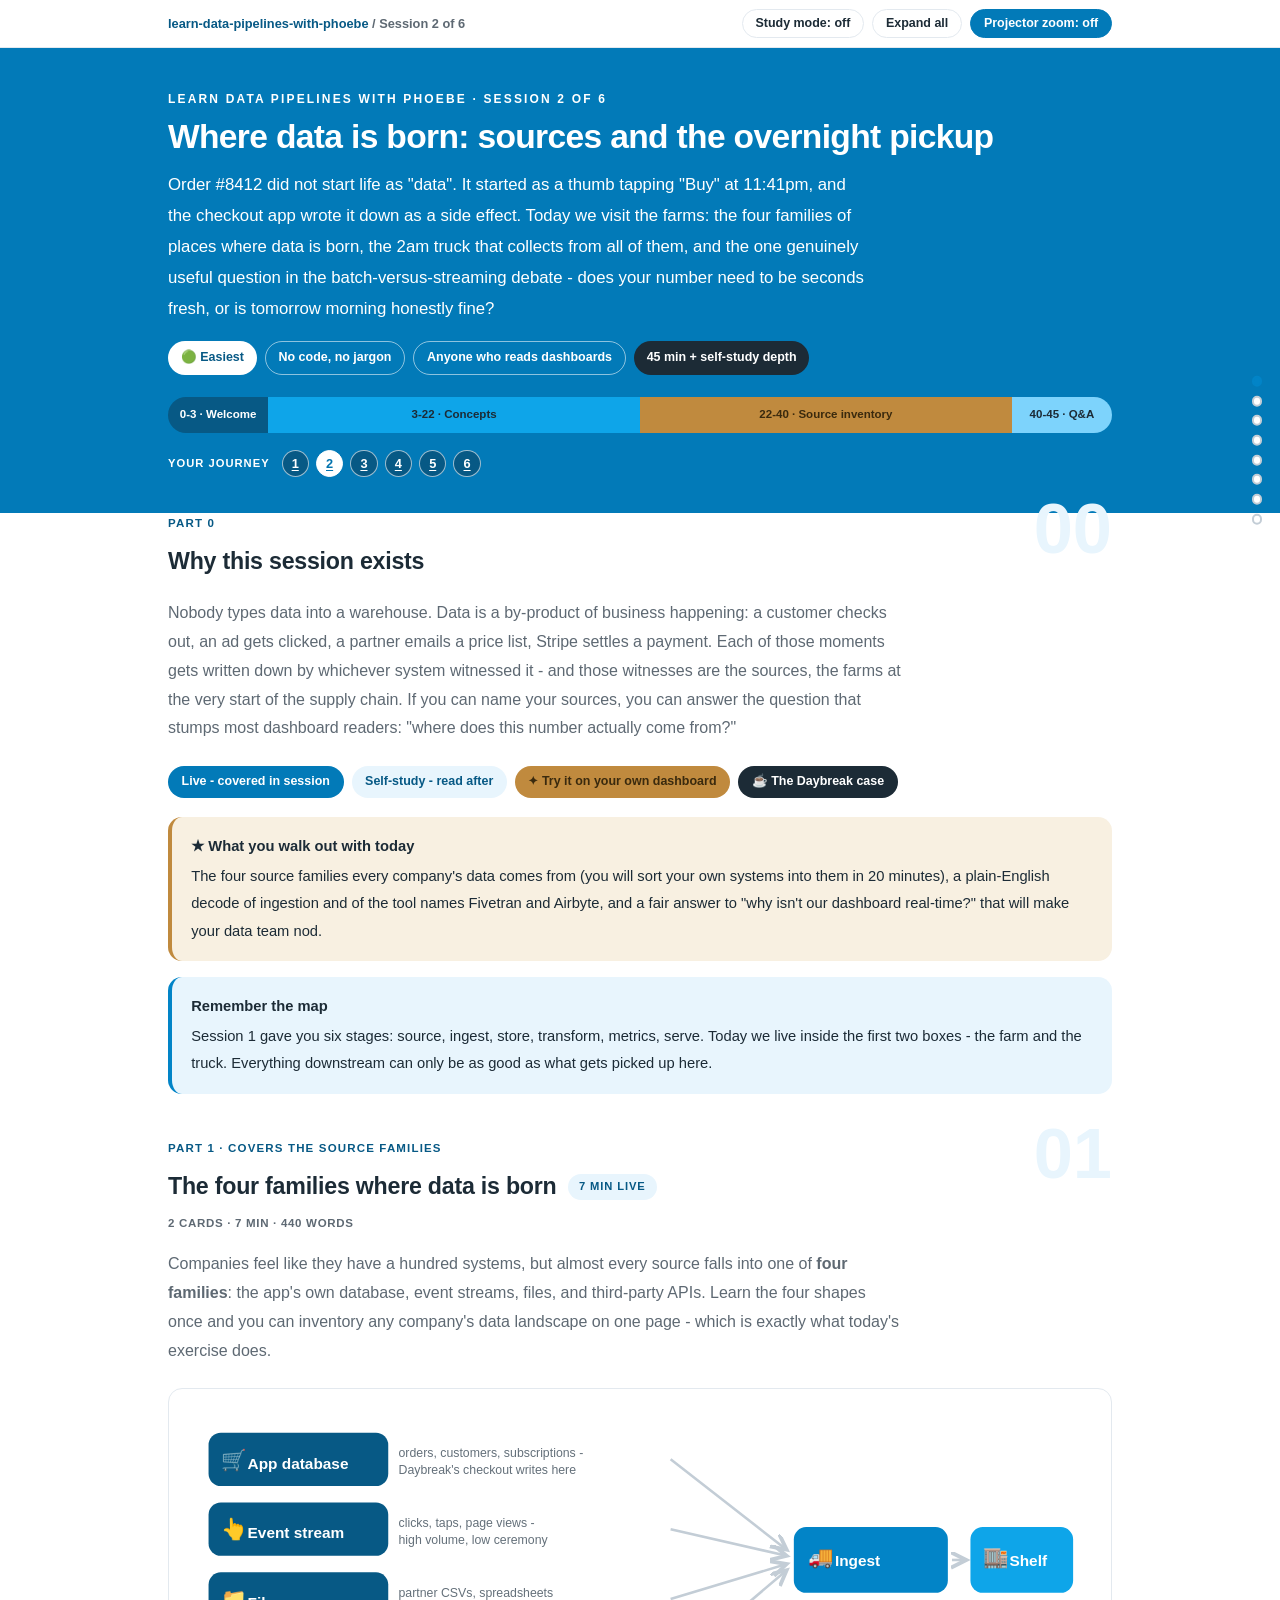
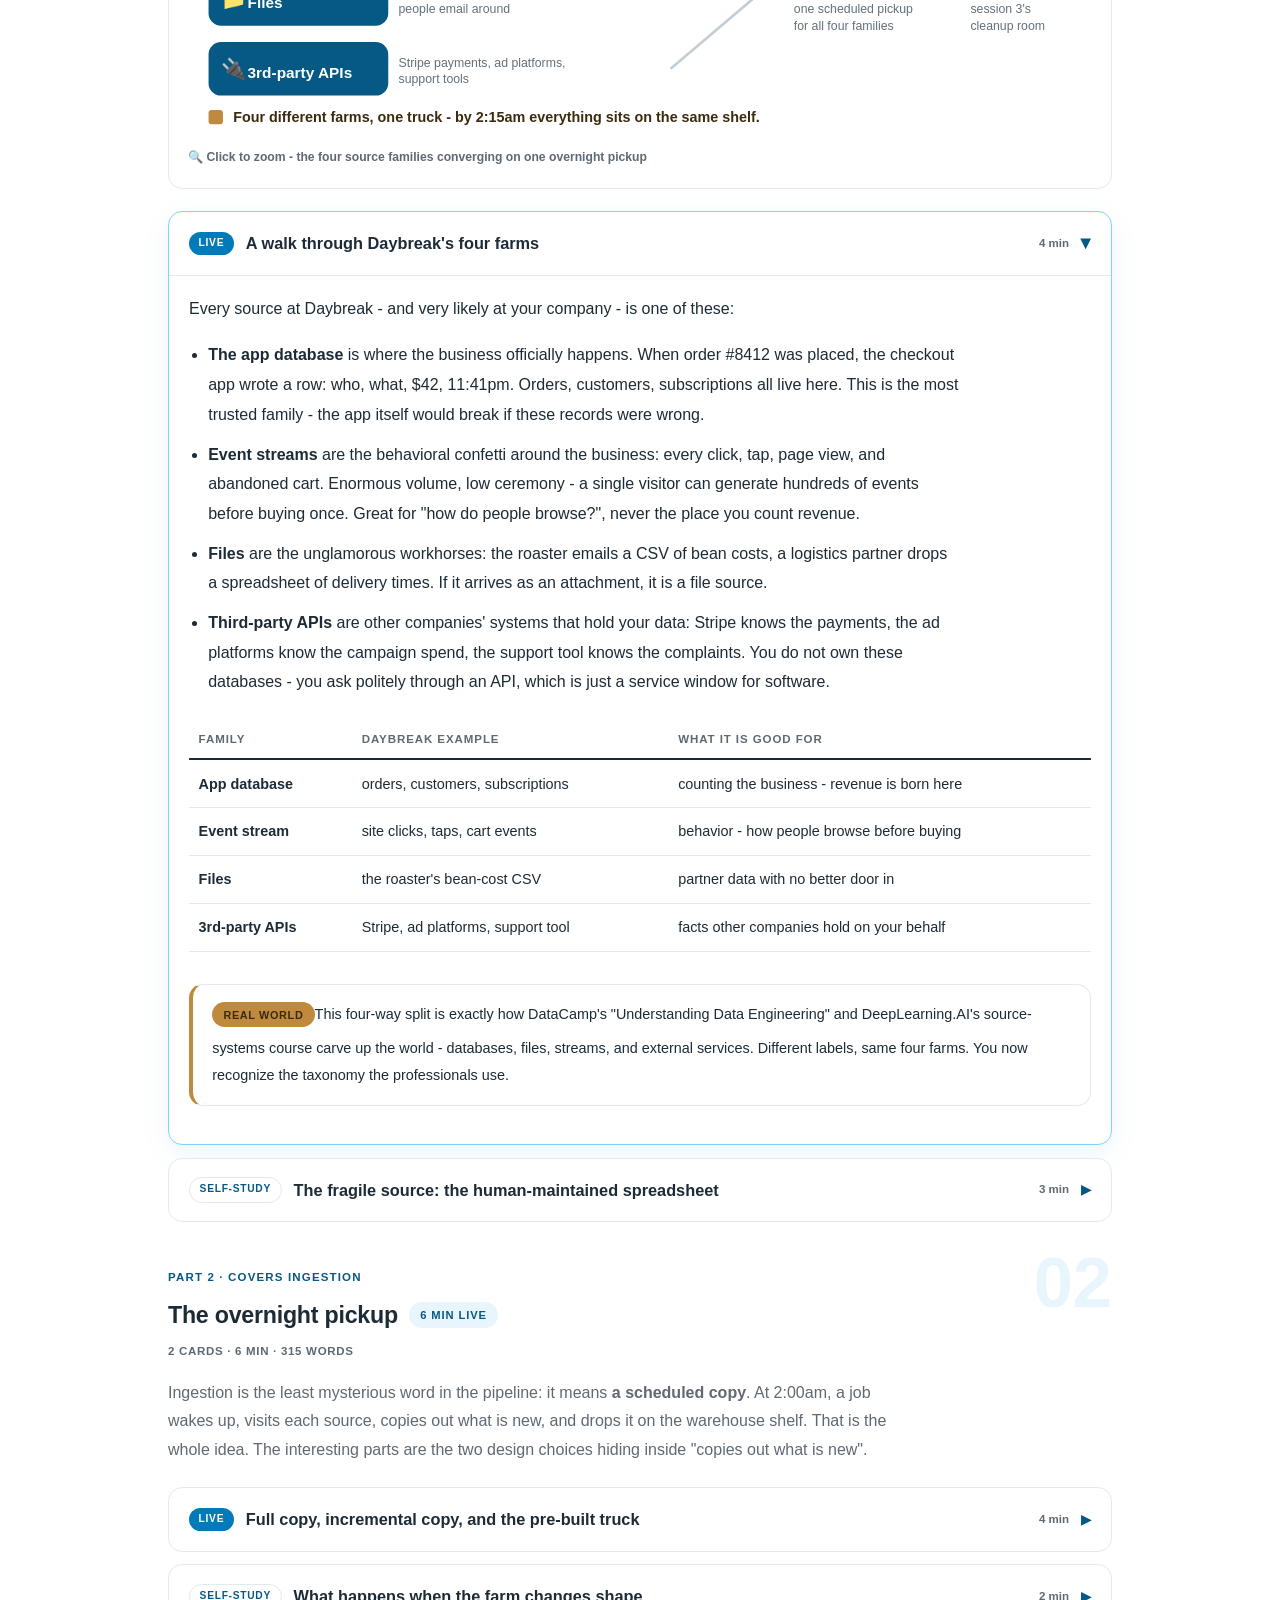
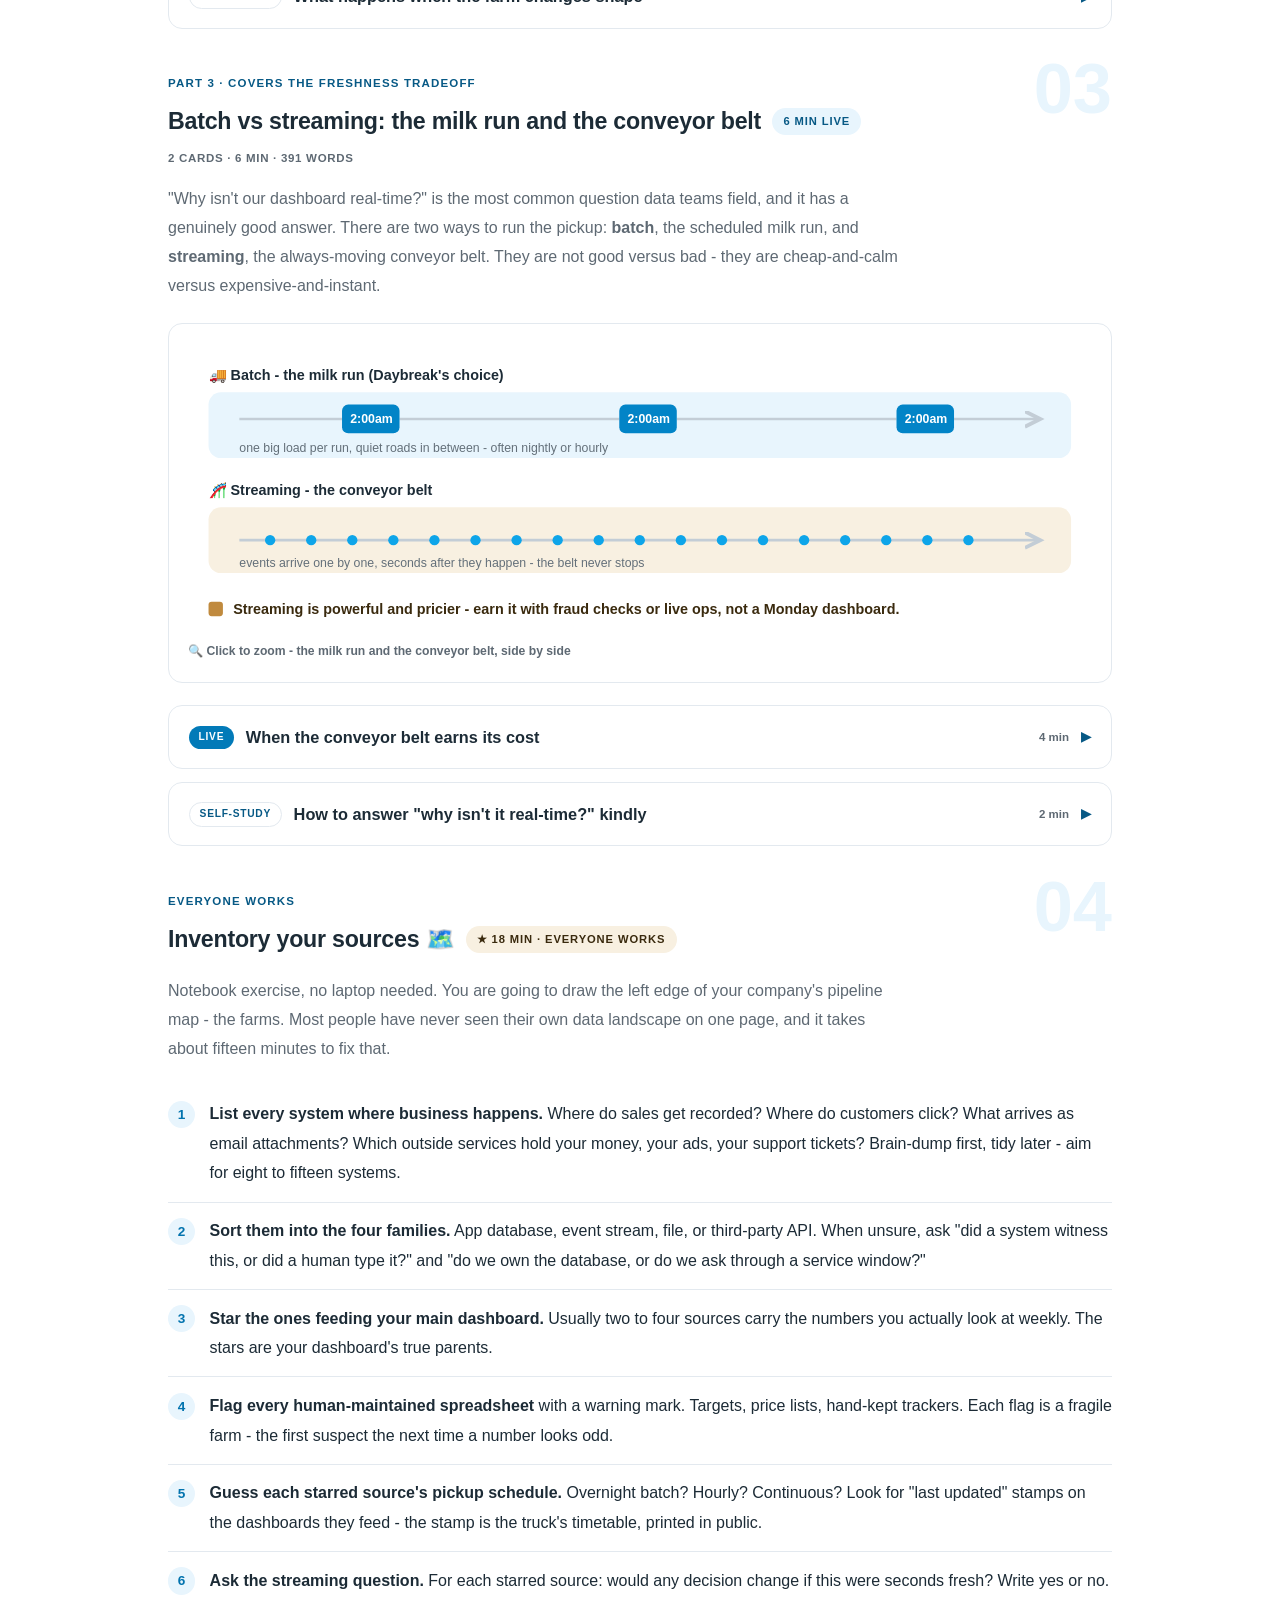
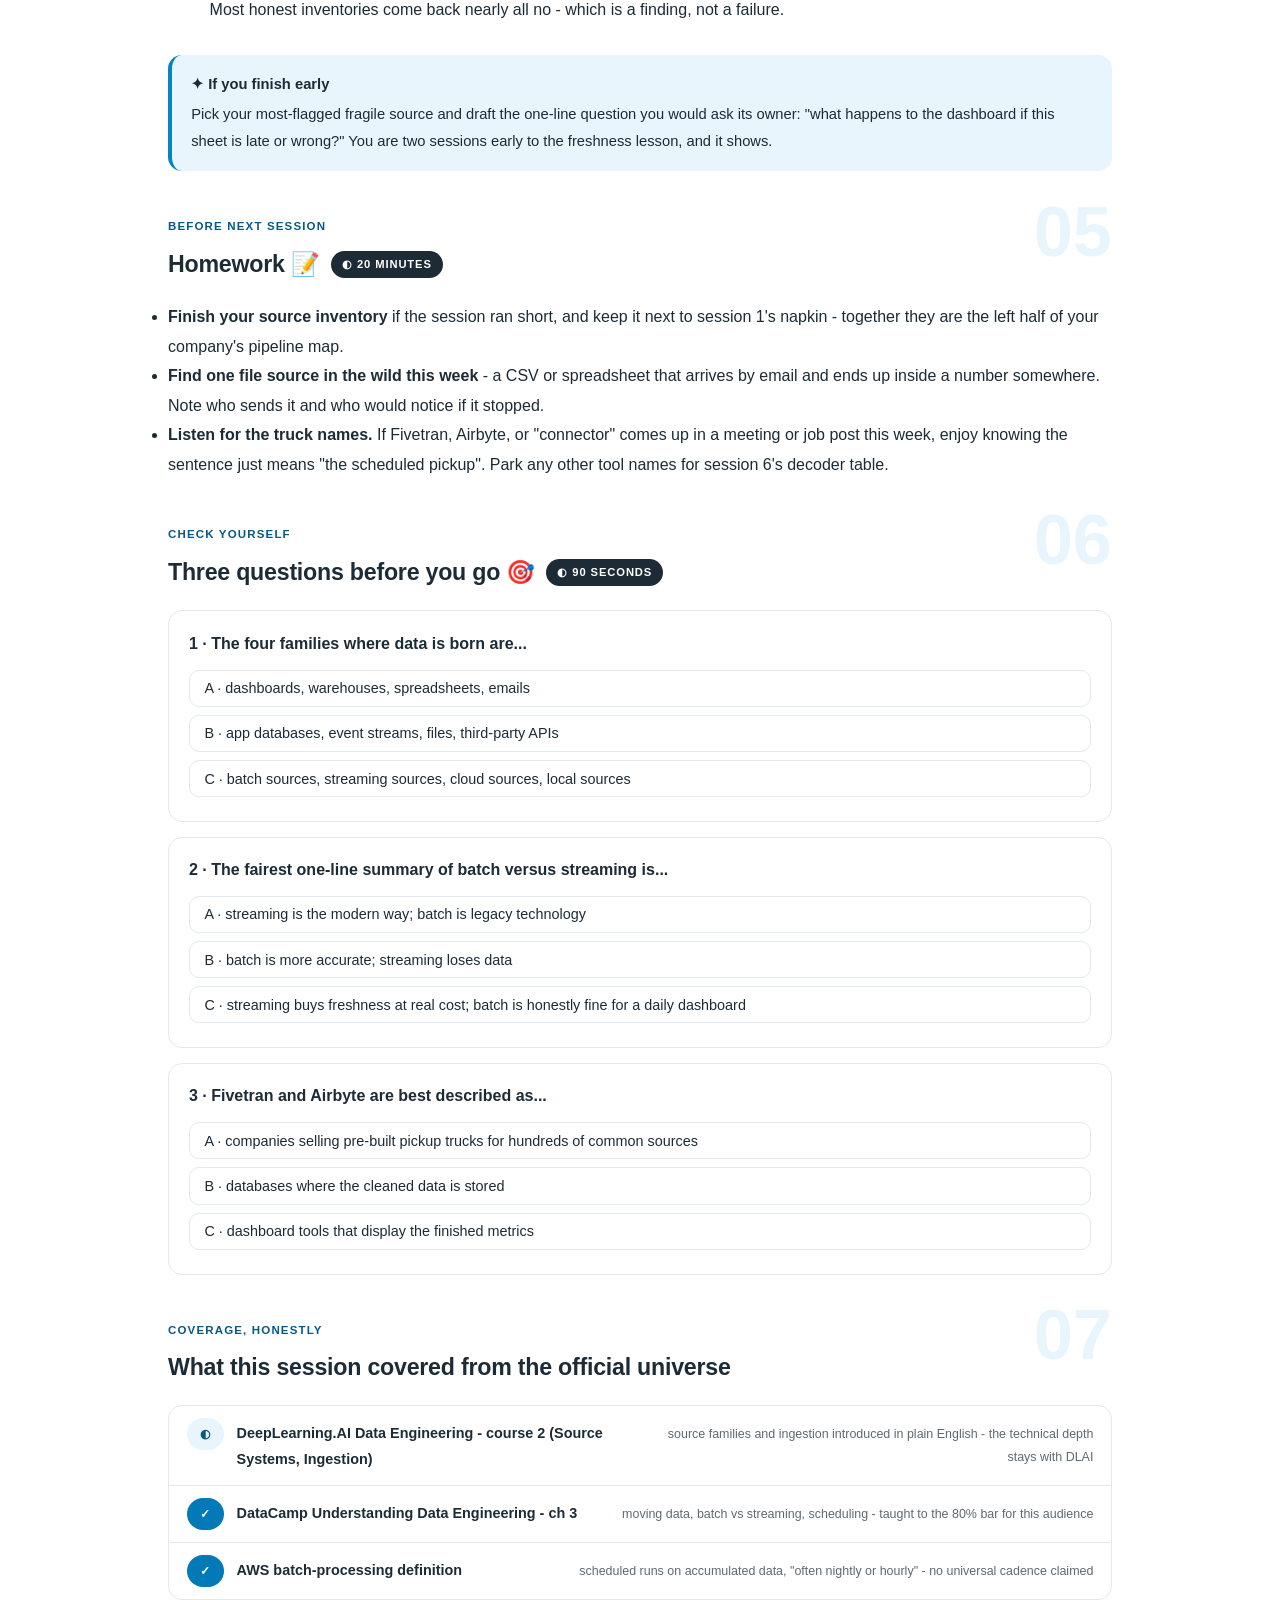
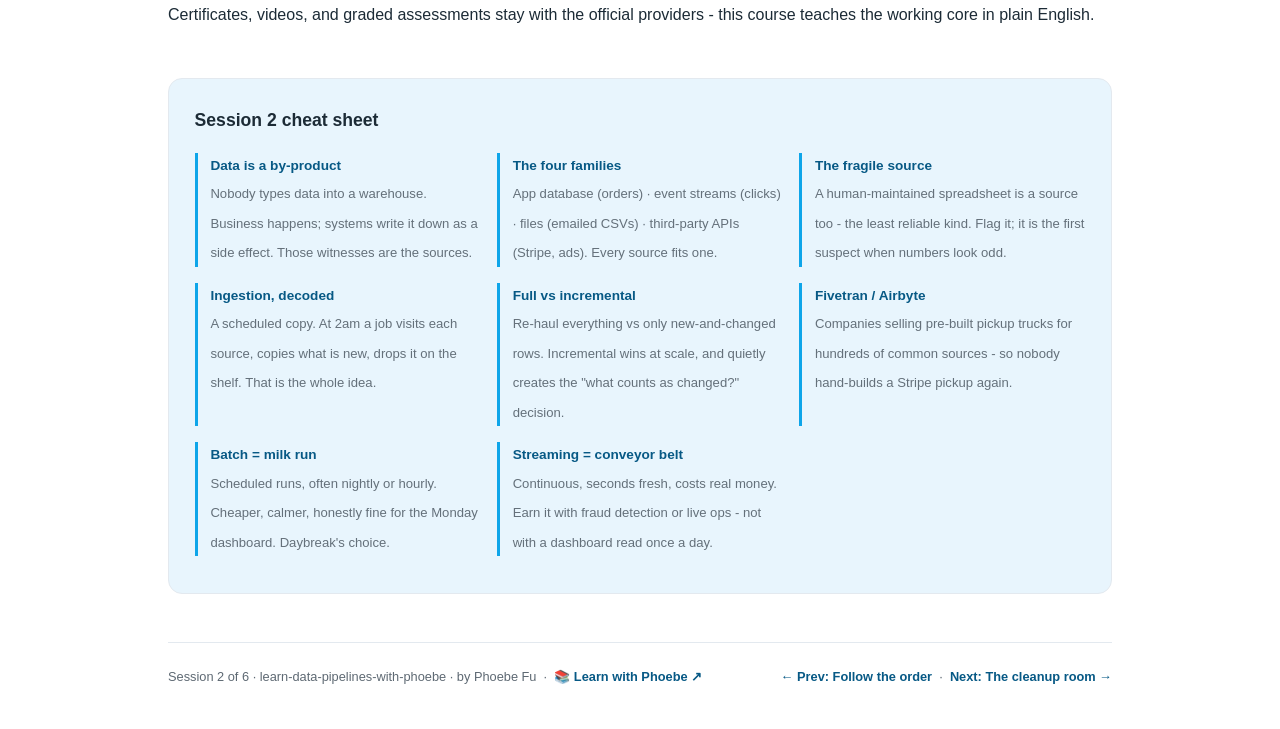
<file: courses/02-where-data-is-born.html>
<!DOCTYPE html>
<html lang="en">
<head>
<meta charset="UTF-8">
<meta name="viewport" content="width=device-width, initial-scale=1.0">
<!-- social:start -->
<meta name="description" content="Nobody types data into a warehouse. Data is a by-product of business happening: a customer checks out, an ad gets clicked, a partner emails a price list, Stripe settles a payment. Each of...">
<meta property="og:type" content="article">
<meta property="og:site_name" content="Learn with Phoebe">
<meta property="og:title" content="Where data is born: sources and the overnight pickup - learn data pipelines with phoebe">
<meta property="og:description" content="Nobody types data into a warehouse. Data is a by-product of business happening: a customer checks out, an ad gets clicked, a partner emails a price list, Stripe settles a payment. Each of...">
<meta property="og:url" content="https://phoebefu6.github.io/learn-data-pipelines-with-phoebe/courses/02-where-data-is-born.html">
<meta property="og:image" content="https://phoebefu6.github.io/learn-data-pipelines-with-phoebe/assets/og-cover.png">
<meta property="og:image:width" content="1200">
<meta property="og:image:height" content="630">
<meta name="twitter:card" content="summary_large_image">
<meta name="twitter:title" content="Where data is born: sources and the overnight pickup - learn data pipelines with phoebe">
<meta name="twitter:description" content="Nobody types data into a warehouse. Data is a by-product of business happening: a customer checks out, an ad gets clicked, a partner emails a price list, Stripe settles a payment. Each of...">
<meta name="twitter:image" content="https://phoebefu6.github.io/learn-data-pipelines-with-phoebe/assets/og-cover.png">
<!-- social:end -->
<title>Session 2 · Where data is born: sources and the overnight pickup - learn data pipelines with phoebe</title>
<link rel="stylesheet" href="../assets/style.css?v=33">
</head>
<body>

<div class="toolbar">
  <div class="wrap">
    <span class="crumb"><a href="../index.html">learn-data-pipelines-with-phoebe</a> / Session 2 of 6</span>
    <button class="btn" id="toggle-all" type="button">Expand all</button>
    <button class="btn primary" id="zoom-toggle" type="button">Projector zoom: off</button>
  </div>
</div>

<header class="masthead">
  <div class="wrap">
    <div class="eyebrow">Learn Data Pipelines with Phoebe · Session 2 of 6</div>
    <h1>Where data is born: sources and <span class="accent">the overnight pickup</span></h1>
    <p class="sub">Order #8412 did not start life as "data". It started as a thumb tapping "Buy" at 11:41pm, and the checkout app wrote it down as a side effect. Today we visit the farms: the four families of places where data is born, the 2am truck that collects from all of them, and the one genuinely useful question in the batch-versus-streaming debate - does your number need to be seconds fresh, or is tomorrow morning honestly fine?</p>
    <div class="chip-row">
      <span class="chip level">🟢 Easiest</span>
      <span class="chip audience">No code, no jargon</span>
      <span class="chip audience">Anyone who reads dashboards</span>
      <span class="chip time">45 min + self-study depth</span>
    </div>
    <div class="agenda">
      <span class="a1" style="flex:1">0-3 · Welcome</span>
      <span class="a2" style="flex:4">3-22 · Concepts</span>
      <span class="a3" style="flex:4">22-40 · Source inventory</span>
      <span class="a4" style="flex:1">40-45 · Q&amp;A</span>
    </div>
  </div>
</header>

<main class="wrap">

  <!-- ============ INTRO ============ -->
  <section class="section" id="intro">
    <div class="section-kicker">
      <span class="klabel">Part 0</span>
      <h2>Why this session exists</h2>
    </div>
    <p class="lede">Nobody types data into a warehouse. Data is a by-product of business happening: a customer checks out, an ad gets clicked, a partner emails a price list, Stripe settles a payment. Each of those moments gets written down by whichever system witnessed it - and those witnesses are the sources, the farms at the very start of the supply chain. If you can name your sources, you can answer the question that stumps most dashboard readers: "where does this number actually come from?"</p>
    <div class="legend">
      <span class="pill solid">Live - covered in session</span>
      <span class="pill light">Self-study - read after</span>
      <span class="pill peach">✦ Try it on your own dashboard</span>
      <span class="pill inkpill">☕ The Daybreak case</span>
    </div>
    <div class="callout win">
      <strong>★ What you walk out with today</strong>
      The four source families every company's data comes from (you will sort your own systems into them in 20 minutes), a plain-English decode of ingestion and of the tool names Fivetran and Airbyte, and a fair answer to "why isn't our dashboard real-time?" that will make your data team nod.
    </div>
    <div class="callout tip">
      <strong>Remember the map</strong>
      Session 1 gave you six stages: source, ingest, store, transform, metrics, serve. Today we live inside the first two boxes - the farm and the truck. Everything downstream can only be as good as what gets picked up here.
    </div>
  </section>

  <!-- ============ PART 1: THE FOUR SOURCE FAMILIES ============ -->
  <section class="section" id="source-families">
    <div class="section-kicker">
      <span class="klabel">Part 1 · covers the source families</span>
      <h2>The four families where data is born <span class="tag concept">7 min live</span></h2>
    </div>
    <p class="lede">Companies feel like they have a hundred systems, but almost every source falls into one of <strong>four families</strong>: the app's own database, event streams, files, and third-party APIs. Learn the four shapes once and you can inventory any company's data landscape on one page - which is exactly what today's exercise does.</p>

    <figure class="zoomable">
      <svg viewBox="0 0 880 320" xmlns="http://www.w3.org/2000/svg" role="img" aria-label="Four source families flowing into one ingest truck and onto the warehouse shelf">
        <style>
          .sbT { font: 700 15px Inter, sans-serif; fill: #FFFFFF; }
          .sbS { font: 400 12px Inter, sans-serif; fill: #64707A; }
          .sbN { font: 600 14px Inter, sans-serif; fill: #3A2A0E; }
          .sbA { stroke: #C3CDD6; stroke-width: 2.5; fill: none; marker-end: url(#sbAh); }
          .sbE { font: 400 20px Inter, sans-serif; }
        </style>
        <defs>
          <marker id="sbAh" markerWidth="8" markerHeight="8" refX="6" refY="3" orient="auto">
            <path d="M0,0 L6,3 L0,6" fill="none" stroke="#C3CDD6" stroke-width="1.5"/>
          </marker>
        </defs>
        <rect x="20" y="24" width="175" height="52" rx="12" fill="#075985"/>
        <text class="sbE" x="32" y="57">🛒</text><text class="sbT" x="58" y="59">App database</text>
        <text class="sbS" x="205" y="48">orders, customers, subscriptions -</text>
        <text class="sbS" x="205" y="64">Daybreak's checkout writes here</text>
        <rect x="20" y="92" width="175" height="52" rx="12" fill="#075985"/>
        <text class="sbE" x="32" y="125">👆</text><text class="sbT" x="58" y="127">Event stream</text>
        <text class="sbS" x="205" y="116">clicks, taps, page views -</text>
        <text class="sbS" x="205" y="132">high volume, low ceremony</text>
        <rect x="20" y="160" width="175" height="52" rx="12" fill="#075985"/>
        <text class="sbE" x="32" y="193">📁</text><text class="sbT" x="58" y="195">Files</text>
        <text class="sbS" x="205" y="184">partner CSVs, spreadsheets</text>
        <text class="sbS" x="205" y="200">people email around</text>
        <rect x="20" y="228" width="175" height="52" rx="12" fill="#075985"/>
        <text class="sbE" x="32" y="261">🔌</text><text class="sbT" x="58" y="263">3rd-party APIs</text>
        <text class="sbS" x="205" y="252">Stripe payments, ad platforms,</text>
        <text class="sbS" x="205" y="268">support tools</text>
        <line class="sbA" x1="470" y1="50" x2="583" y2="138"/>
        <line class="sbA" x1="470" y1="118" x2="583" y2="144"/>
        <line class="sbA" x1="470" y1="186" x2="583" y2="152"/>
        <line class="sbA" x1="470" y1="254" x2="583" y2="158"/>
        <rect x="590" y="116" width="150" height="64" rx="12" fill="#0284C7"/>
        <text class="sbE" x="604" y="152">🚚</text><text class="sbT" x="630" y="154">Ingest</text>
        <text class="sbS" x="590" y="200">one scheduled pickup</text>
        <text class="sbS" x="590" y="216">for all four families</text>
        <line class="sbA" x1="744" y1="148" x2="758" y2="148"/>
        <rect x="762" y="116" width="100" height="64" rx="12" fill="#0EA5E9"/>
        <text class="sbE" x="774" y="152">🏬</text><text class="sbT" x="800" y="154">Shelf</text>
        <text class="sbS" x="762" y="200">session 3's</text>
        <text class="sbS" x="762" y="216">cleanup room</text>
        <rect x="20" y="294" width="14" height="14" rx="3" fill="#C08A3E"/>
        <text class="sbN" x="44" y="306">Four different farms, one truck - by 2:15am everything sits on the same shelf.</text>
      </svg>
      <figcaption>🔍 Click to zoom - the four source families converging on one overnight pickup</figcaption>
    </figure>

    <details class="card" open>
      <summary><span class="mode live">Live</span>A walk through Daybreak's four farms<span class="mini">4 min</span><span class="caret">▶</span></summary>
      <div class="body">
        <p>Every source at Daybreak - and very likely at your company - is one of these:</p>
        <ul>
          <li><strong>The app database</strong> is where the business officially happens. When order #8412 was placed, the checkout app wrote a row: who, what, $42, 11:41pm. Orders, customers, subscriptions all live here. This is the most trusted family - the app itself would break if these records were wrong.</li>
          <li><strong>Event streams</strong> are the behavioral confetti around the business: every click, tap, page view, and abandoned cart. Enormous volume, low ceremony - a single visitor can generate hundreds of events before buying once. Great for "how do people browse?", never the place you count revenue.</li>
          <li><strong>Files</strong> are the unglamorous workhorses: the roaster emails a CSV of bean costs, a logistics partner drops a spreadsheet of delivery times. If it arrives as an attachment, it is a file source.</li>
          <li><strong>Third-party APIs</strong> are other companies' systems that hold your data: Stripe knows the payments, the ad platforms know the campaign spend, the support tool knows the complaints. You do not own these databases - you ask politely through an API, which is just a service window for software.</li>
        </ul>
        <table class="clean">
          <tr><th>Family</th><th>Daybreak example</th><th>What it is good for</th></tr>
          <tr><td>App database</td><td>orders, customers, subscriptions</td><td>counting the business - revenue is born here</td></tr>
          <tr><td>Event stream</td><td>site clicks, taps, cart events</td><td>behavior - how people browse before buying</td></tr>
          <tr><td>Files</td><td>the roaster's bean-cost CSV</td><td>partner data with no better door in</td></tr>
          <tr><td>3rd-party APIs</td><td>Stripe, ad platforms, support tool</td><td>facts other companies hold on your behalf</td></tr>
        </table>
        <div class="callout example"><span class="ex-pill">Real world</span>This four-way split is exactly how DataCamp's "Understanding Data Engineering" and DeepLearning.AI's source-systems course carve up the world - databases, files, streams, and external services. Different labels, same four farms. You now recognize the taxonomy the professionals use.</div>
      </div>
    </details>

    <details class="card">
      <summary><span class="mode self">Self-study</span>The fragile source: the human-maintained spreadsheet<span class="mini">3 min</span><span class="caret">▶</span></summary>
      <div class="body">
        <p>There is a fifth thing you will find in every inventory, and it deserves its own warning label: <strong>the spreadsheet a human fills in by hand</strong>. Regional targets someone updates monthly, a price list marketing "keeps current", a tab of store openings. Technically it is a file source. Practically it is the least reliable source in the building: no system witnessed the facts, a typo looks identical to a truth, columns get renamed on a whim, and the one person who understands it goes on holiday.</p>
        <p>The point is not to mock it - sometimes a hand-kept sheet is genuinely the only home a fact has (targets and budgets are <em>decisions</em>, not events, so no app records them). The point is to <strong>flag it</strong>: when a dashboard number looks odd, the hand-maintained source is the first suspect, because it is the only farm with no machinery guaranteeing what got planted. Today's exercise asks you to mark yours with a warning flag.</p>
      </div>
    </details>
  </section>

  <!-- ============ PART 2: THE OVERNIGHT PICKUP ============ -->
  <section class="section" id="overnight-pickup">
    <div class="section-kicker">
      <span class="klabel">Part 2 · covers ingestion</span>
      <h2>The overnight pickup <span class="tag concept">6 min live</span></h2>
    </div>
    <p class="lede">Ingestion is the least mysterious word in the pipeline: it means <strong>a scheduled copy</strong>. At 2:00am, a job wakes up, visits each source, copies out what is new, and drops it on the warehouse shelf. That is the whole idea. The interesting parts are the two design choices hiding inside "copies out what is new".</p>

    <details class="card">
      <summary><span class="mode live">Live</span>Full copy, incremental copy, and the pre-built truck<span class="mini">4 min</span><span class="caret">▶</span></summary>
      <div class="body">
        <p>Choice one: <strong>how much to haul</strong>. A <em>full copy</em> re-hauls the entire order history every night - simple, bulletproof, and increasingly slow as history grows. An <em>incremental copy</em> takes only new and changed rows since the last pickup - the design choice we spotted in session 1's 2am stop. Nearly every mature pipeline goes incremental, which quietly creates a new job: deciding what counts as "changed". That decision is invisible until the night it is wrong.</p>
        <p>Choice two: <strong>who builds the truck</strong>. Copying data out of Stripe correctly - payments, refunds, disputes, currency quirks - is fiddly work, and thousands of companies need the exact same truck. So companies exist that sell pre-built ones:</p>
        <ul>
          <li><strong>Fivetran</strong> - decoded: a company selling ready-made pickup trucks for hundreds of common sources. You point it at Stripe and your warehouse; the copying, scheduling, and retrying is their problem.</li>
          <li><strong>Airbyte</strong> - decoded: the same job, with an open-source flavor teams can run and modify themselves.</li>
        </ul>
        <div class="callout example"><span class="ex-pill">Real world</span>This is why nobody hand-builds a Stripe pickup anymore. In the modern data stack's standard layer map, Fivetran and Airbyte ARE the ingestion layer - the named trucks between the sources and the warehouse. When you hear those names in a meeting, the sentence being spoken is just "the truck".</div>
      </div>
    </details>

    <details class="card">
      <summary><span class="mode self">Self-study</span>What happens when the farm changes shape<span class="mini">2 min</span><span class="caret">▶</span></summary>
      <div class="body">
        <p>One quiet danger to file away: the truck's route assumes the farm stays where it was. If Daybreak's app team renames a column, drops a field, or changes what "order status" can say, the 2am pickup may keep running and happily deliver something subtly different - or nothing at all - without anyone shouting. This is called a <strong>schema change</strong>, it starts at the source, and it is the single most common way pipelines break. Session 5 is where we watch it happen and learn how teams catch it. For now, just remember: the farm can move, and the truck will not always notice.</p>
      </div>
    </details>
  </section>

  <!-- ============ PART 3: BATCH VS STREAMING ============ -->
  <section class="section" id="batch-streaming">
    <div class="section-kicker">
      <span class="klabel">Part 3 · covers the freshness tradeoff</span>
      <h2>Batch vs streaming: the milk run and the conveyor belt <span class="tag concept">6 min live</span></h2>
    </div>
    <p class="lede">"Why isn't our dashboard real-time?" is the most common question data teams field, and it has a genuinely good answer. There are two ways to run the pickup: <strong>batch</strong>, the scheduled milk run, and <strong>streaming</strong>, the always-moving conveyor belt. They are not good versus bad - they are cheap-and-calm versus expensive-and-instant.</p>

    <figure class="zoomable">
      <svg viewBox="0 0 880 280" xmlns="http://www.w3.org/2000/svg" role="img" aria-label="Batch as a scheduled milk run compared with streaming as a continuous conveyor belt">
        <style>
          .bsH { font: 700 14px Inter, sans-serif; fill: #1C2B36; }
          .bsW { font: 700 12px Inter, sans-serif; fill: #FFFFFF; }
          .bsS { font: 400 12px Inter, sans-serif; fill: #64707A; }
          .bsN { font: 600 14px Inter, sans-serif; fill: #3A2A0E; }
          .bsA { stroke: #C3CDD6; stroke-width: 2.5; fill: none; marker-end: url(#bsAh); }
        </style>
        <defs>
          <marker id="bsAh" markerWidth="8" markerHeight="8" refX="6" refY="3" orient="auto">
            <path d="M0,0 L6,3 L0,6" fill="none" stroke="#C3CDD6" stroke-width="1.5"/>
          </marker>
        </defs>
        <text class="bsH" x="20" y="36">🚚 Batch - the milk run (Daybreak's choice)</text>
        <rect x="20" y="48" width="840" height="64" rx="12" fill="#E8F5FD"/>
        <path d="M50,74 H150 M206,74 H420 M476,74 H690" stroke="#C3CDD6" stroke-width="2.5" fill="none"/>
        <line class="bsA" x1="746" y1="74" x2="830" y2="74"/>
        <rect x="150" y="60" width="56" height="28" rx="6" fill="#0284C7"/>
        <text class="bsW" x="158" y="78">2:00am</text>
        <rect x="420" y="60" width="56" height="28" rx="6" fill="#0284C7"/>
        <text class="bsW" x="428" y="78">2:00am</text>
        <rect x="690" y="60" width="56" height="28" rx="6" fill="#0284C7"/>
        <text class="bsW" x="698" y="78">2:00am</text>
        <text class="bsS" x="50" y="106">one big load per run, quiet roads in between - often nightly or hourly</text>
        <text class="bsH" x="20" y="148">🎢 Streaming - the conveyor belt</text>
        <rect x="20" y="160" width="840" height="64" rx="12" fill="#F8F0E1"/>
        <line class="bsA" x1="50" y1="192" x2="830" y2="192"/>
        <circle cx="80" cy="192" r="5" fill="#0EA5E9"/><circle cx="120" cy="192" r="5" fill="#0EA5E9"/>
        <circle cx="160" cy="192" r="5" fill="#0EA5E9"/><circle cx="200" cy="192" r="5" fill="#0EA5E9"/>
        <circle cx="240" cy="192" r="5" fill="#0EA5E9"/><circle cx="280" cy="192" r="5" fill="#0EA5E9"/>
        <circle cx="320" cy="192" r="5" fill="#0EA5E9"/><circle cx="360" cy="192" r="5" fill="#0EA5E9"/>
        <circle cx="400" cy="192" r="5" fill="#0EA5E9"/><circle cx="440" cy="192" r="5" fill="#0EA5E9"/>
        <circle cx="480" cy="192" r="5" fill="#0EA5E9"/><circle cx="520" cy="192" r="5" fill="#0EA5E9"/>
        <circle cx="560" cy="192" r="5" fill="#0EA5E9"/><circle cx="600" cy="192" r="5" fill="#0EA5E9"/>
        <circle cx="640" cy="192" r="5" fill="#0EA5E9"/><circle cx="680" cy="192" r="5" fill="#0EA5E9"/>
        <circle cx="720" cy="192" r="5" fill="#0EA5E9"/><circle cx="760" cy="192" r="5" fill="#0EA5E9"/>
        <text class="bsS" x="50" y="218">events arrive one by one, seconds after they happen - the belt never stops</text>
        <rect x="20" y="252" width="14" height="14" rx="3" fill="#C08A3E"/>
        <text class="bsN" x="44" y="264">Streaming is powerful and pricier - earn it with fraud checks or live ops, not a Monday dashboard.</text>
      </svg>
      <figcaption>🔍 Click to zoom - the milk run and the conveyor belt, side by side</figcaption>
    </figure>

    <details class="card">
      <summary><span class="mode live">Live</span>When the conveyor belt earns its cost<span class="mini">4 min</span><span class="caret">▶</span></summary>
      <div class="body">
        <p><strong>Batch</strong> means scheduled runs - the truck departs at set times, hauls everything that accumulated, and rests. In practice that schedule is often nightly or hourly, tuned to what the business actually needs. It is simpler to build, cheaper to run, and easier to fix, because there are quiet hours between runs when nothing is moving.</p>
        <p><strong>Streaming</strong> means continuous - each event rides the belt within seconds of happening. That immediacy costs real money and real engineering: the belt never stops, so neither can the people responsible for it. The honest test is a single question: <em>would a decision change if this number were seconds fresh instead of hours fresh?</em></p>
        <ul>
          <li><strong>Yes, stream it:</strong> fraud detection (a stolen card must be blocked mid-purchase, not tomorrow), live operations like delivery tracking or inventory that sells out in minutes.</li>
          <li><strong>No, batch is honestly fine:</strong> the Monday revenue dashboard. Daybreak's executives read it at 9am with coffee; whether order #8412 arrived at 2:15am or 2:15pm Sunday changes nothing they decide. Daybreak runs batch, and should.</li>
        </ul>
        <table class="clean">
          <tr><th></th><th>Batch - the milk run</th><th>Streaming - the conveyor belt</th></tr>
          <tr><td>Freshness</td><td>hours - often nightly or hourly</td><td>seconds</td></tr>
          <tr><td>Cost and effort</td><td>lower - quiet hours between runs</td><td>higher - the belt never stops</td></tr>
          <tr><td>Fixing problems</td><td>calmer - patch, then re-run the batch</td><td>harder - repairs happen on a moving belt</td></tr>
          <tr><td>Earns its keep for</td><td>daily dashboards, weekly reports</td><td>fraud checks, live operations</td></tr>
        </table>
        <div class="callout example"><span class="ex-pill">Real world</span>AWS's own definition of batch processing is exactly this shape: jobs that run on a schedule, processing accumulated data in groups - with no universal law about how often. When a vendor tells you everything must be real-time, remember that the biggest cloud on earth still describes the milk run as a first-class pattern.</div>
      </div>
    </details>

    <details class="card">
      <summary><span class="mode self">Self-study</span>How to answer "why isn't it real-time?" kindly<span class="mini">2 min</span><span class="caret">▶</span></summary>
      <div class="body">
        <p>A script for the meeting where this comes up: "It could be - streaming is a real option. It costs meaningfully more to build and to keep healthy, so the question is which decision we would make differently with second-fresh numbers. If we can name one, let's take it to the data team. If we can't, the overnight batch is giving us the same decisions for a fraction of the cost." This reframes the conversation from <em>speed as status</em> to <em>freshness as a purchase</em> - and data teams will love you for it. Session 4 picks this thread up when we talk about what freshness each consumer of the pipeline actually needs.</p>
      </div>
    </details>
  </section>

  <!-- ============ DEMO ============ -->
  <section class="section" id="demo">
    <div class="section-kicker">
      <span class="klabel">Everyone works</span>
      <h2>Inventory your sources 🗺️ <span class="tag demo">★ 18 min · everyone works</span></h2>
    </div>
    <p class="lede">Notebook exercise, no laptop needed. You are going to draw the left edge of your company's pipeline map - the farms. Most people have never seen their own data landscape on one page, and it takes about fifteen minutes to fix that.</p>
    <div class="steps">
      <div class="step"><p><strong>List every system where business happens.</strong> Where do sales get recorded? Where do customers click? What arrives as email attachments? Which outside services hold your money, your ads, your support tickets? Brain-dump first, tidy later - aim for eight to fifteen systems.</p></div>
      <div class="step"><p><strong>Sort them into the four families.</strong> App database, event stream, file, or third-party API. When unsure, ask "did a system witness this, or did a human type it?" and "do we own the database, or do we ask through a service window?"</p></div>
      <div class="step"><p><strong>Star the ones feeding your main dashboard.</strong> Usually two to four sources carry the numbers you actually look at weekly. The stars are your dashboard's true parents.</p></div>
      <div class="step"><p><strong>Flag every human-maintained spreadsheet</strong> with a warning mark. Targets, price lists, hand-kept trackers. Each flag is a fragile farm - the first suspect the next time a number looks odd.</p></div>
      <div class="step"><p><strong>Guess each starred source's pickup schedule.</strong> Overnight batch? Hourly? Continuous? Look for "last updated" stamps on the dashboards they feed - the stamp is the truck's timetable, printed in public.</p></div>
      <div class="step"><p><strong>Ask the streaming question.</strong> For each starred source: would any decision change if this were seconds fresh? Write yes or no. Most honest inventories come back nearly all no - which is a finding, not a failure.</p></div>
    </div>
    <div class="callout tip">
      <strong>✦ If you finish early</strong>
      Pick your most-flagged fragile source and draft the one-line question you would ask its owner: "what happens to the dashboard if this sheet is late or wrong?" You are two sessions early to the freshness lesson, and it shows.
    </div>
  </section>

  <!-- ============ EXERCISE ============ -->
  <section class="section" id="exercise">
    <div class="section-kicker">
      <span class="klabel">Before next session</span>
      <h2>Homework 📝 <span class="tag exercise">◐ 20 minutes</span></h2>
    </div>
    <ul>
      <li><strong>Finish your source inventory</strong> if the session ran short, and keep it next to session 1's napkin - together they are the left half of your company's pipeline map.</li>
      <li><strong>Find one file source in the wild this week</strong> - a CSV or spreadsheet that arrives by email and ends up inside a number somewhere. Note who sends it and who would notice if it stopped.</li>
      <li><strong>Listen for the truck names.</strong> If Fivetran, Airbyte, or "connector" comes up in a meeting or job post this week, enjoy knowing the sentence just means "the scheduled pickup". Park any other tool names for session 6's decoder table.</li>
    </ul>
  </section>

  <!-- ============ QUIZ ============ -->
  <section class="section" id="quiz">
    <div class="section-kicker">
      <span class="klabel">Check yourself</span>
      <h2>Three questions before you go 🎯 <span class="tag exercise">◐ 90 seconds</span></h2>
    </div>
    <div class="quiz-q" data-answer="1">
      <p class="qtext">1 · The four families where data is born are...</p>
      <button class="qopt" type="button">A · dashboards, warehouses, spreadsheets, emails</button>
      <button class="qopt" type="button">B · app databases, event streams, files, third-party APIs</button>
      <button class="qopt" type="button">C · batch sources, streaming sources, cloud sources, local sources</button>
      <p class="qwhy">The farm taxonomy: the app's own database (orders, customers), event streams (clicks and taps), files (CSVs people email), and third-party APIs (Stripe, ad platforms). Option A lists downstream stops, and option C describes pickup styles, not birthplaces.</p>
    </div>
    <div class="quiz-q" data-answer="2">
      <p class="qtext">2 · The fairest one-line summary of batch versus streaming is...</p>
      <button class="qopt" type="button">A · streaming is the modern way; batch is legacy technology</button>
      <button class="qopt" type="button">B · batch is more accurate; streaming loses data</button>
      <button class="qopt" type="button">C · streaming buys freshness at real cost; batch is honestly fine for a daily dashboard</button>
      <p class="qwhy">Neither is legacy and neither is sloppier - they trade money and complexity for freshness. Fraud detection earns the conveyor belt; the Monday 9am dashboard does not, which is why Daybreak runs the milk run and should.</p>
    </div>
    <div class="quiz-q" data-answer="0">
      <p class="qtext">3 · Fivetran and Airbyte are best described as...</p>
      <button class="qopt" type="button">A · companies selling pre-built pickup trucks for hundreds of common sources</button>
      <button class="qopt" type="button">B · databases where the cleaned data is stored</button>
      <button class="qopt" type="button">C · dashboard tools that display the finished metrics</button>
      <p class="qwhy">They live in the ingest box: ready-made connectors that copy data out of Stripe, Shopify, ad platforms and hundreds more, on a schedule, so nobody hand-builds the same truck twice. Storage is the warehouse's job; display is the serve stage.</p>
    </div>
    <p class="quiz-score"></p>
  </section>

  <!-- ============ SOURCES COVERED ============ -->
  <section class="section" id="official">
    <div class="section-kicker">
      <span class="klabel">Coverage, honestly</span>
      <h2>What this session covered from the official universe</h2>
    </div>
    <div class="covered">
      <div class="covered-row"><span class="status pill light">◐</span><span class="name">DeepLearning.AI Data Engineering - course 2 (Source Systems, Ingestion)</span><span class="note">source families and ingestion introduced in plain English - the technical depth stays with DLAI</span></div>
      <div class="covered-row"><span class="status pill solid">✓</span><span class="name">DataCamp Understanding Data Engineering - ch 3</span><span class="note">moving data, batch vs streaming, scheduling - taught to the 80% bar for this audience</span></div>
      <div class="covered-row"><span class="status pill solid">✓</span><span class="name">AWS batch-processing definition</span><span class="note">scheduled runs on accumulated data, "often nightly or hourly" - no universal cadence claimed</span></div>
    </div>
    <p>Certificates, videos, and graded assessments stay with the official providers - this course teaches the working core in plain English.</p>
  </section>

  <!-- ============ CHEAT SHEET ============ -->
  <section class="cheat" id="cheatsheet">
    <h3>Session 2 cheat sheet</h3>
    <div class="grid-2">
      <div class="cheat-item"><b>Data is a by-product</b><span>Nobody types data into a warehouse. Business happens; systems write it down as a side effect. Those witnesses are the sources.</span></div>
      <div class="cheat-item"><b>The four families</b><span>App database (orders) · event streams (clicks) · files (emailed CSVs) · third-party APIs (Stripe, ads). Every source fits one.</span></div>
      <div class="cheat-item"><b>The fragile source</b><span>A human-maintained spreadsheet is a source too - the least reliable kind. Flag it; it is the first suspect when numbers look odd.</span></div>
      <div class="cheat-item"><b>Ingestion, decoded</b><span>A scheduled copy. At 2am a job visits each source, copies what is new, drops it on the shelf. That is the whole idea.</span></div>
      <div class="cheat-item"><b>Full vs incremental</b><span>Re-haul everything vs only new-and-changed rows. Incremental wins at scale, and quietly creates the "what counts as changed?" decision.</span></div>
      <div class="cheat-item"><b>Fivetran / Airbyte</b><span>Companies selling pre-built pickup trucks for hundreds of common sources - so nobody hand-builds a Stripe pickup again.</span></div>
      <div class="cheat-item"><b>Batch = milk run</b><span>Scheduled runs, often nightly or hourly. Cheaper, calmer, honestly fine for the Monday dashboard. Daybreak's choice.</span></div>
      <div class="cheat-item"><b>Streaming = conveyor belt</b><span>Continuous, seconds fresh, costs real money. Earn it with fraud detection or live ops - not with a dashboard read once a day.</span></div>
    </div>
  </section>

  <footer class="pagefoot">
    <span>Session 2 of 6 · learn-data-pipelines-with-phoebe · by Phoebe Fu &nbsp;·&nbsp; 📚 <a href="https://phoebefu6.github.io/learn-with-phoebe/">Learn with Phoebe ↗</a></span>
    <span><a href="01-follow-the-order.html">← Prev: Follow the order</a> &nbsp;·&nbsp; <a href="03-the-cleanup-room.html">Next: The cleanup room →</a></span>
  </footer>

</main>

<script src="../assets/app.js?v=31"></script>
</body>
</html>
</file>
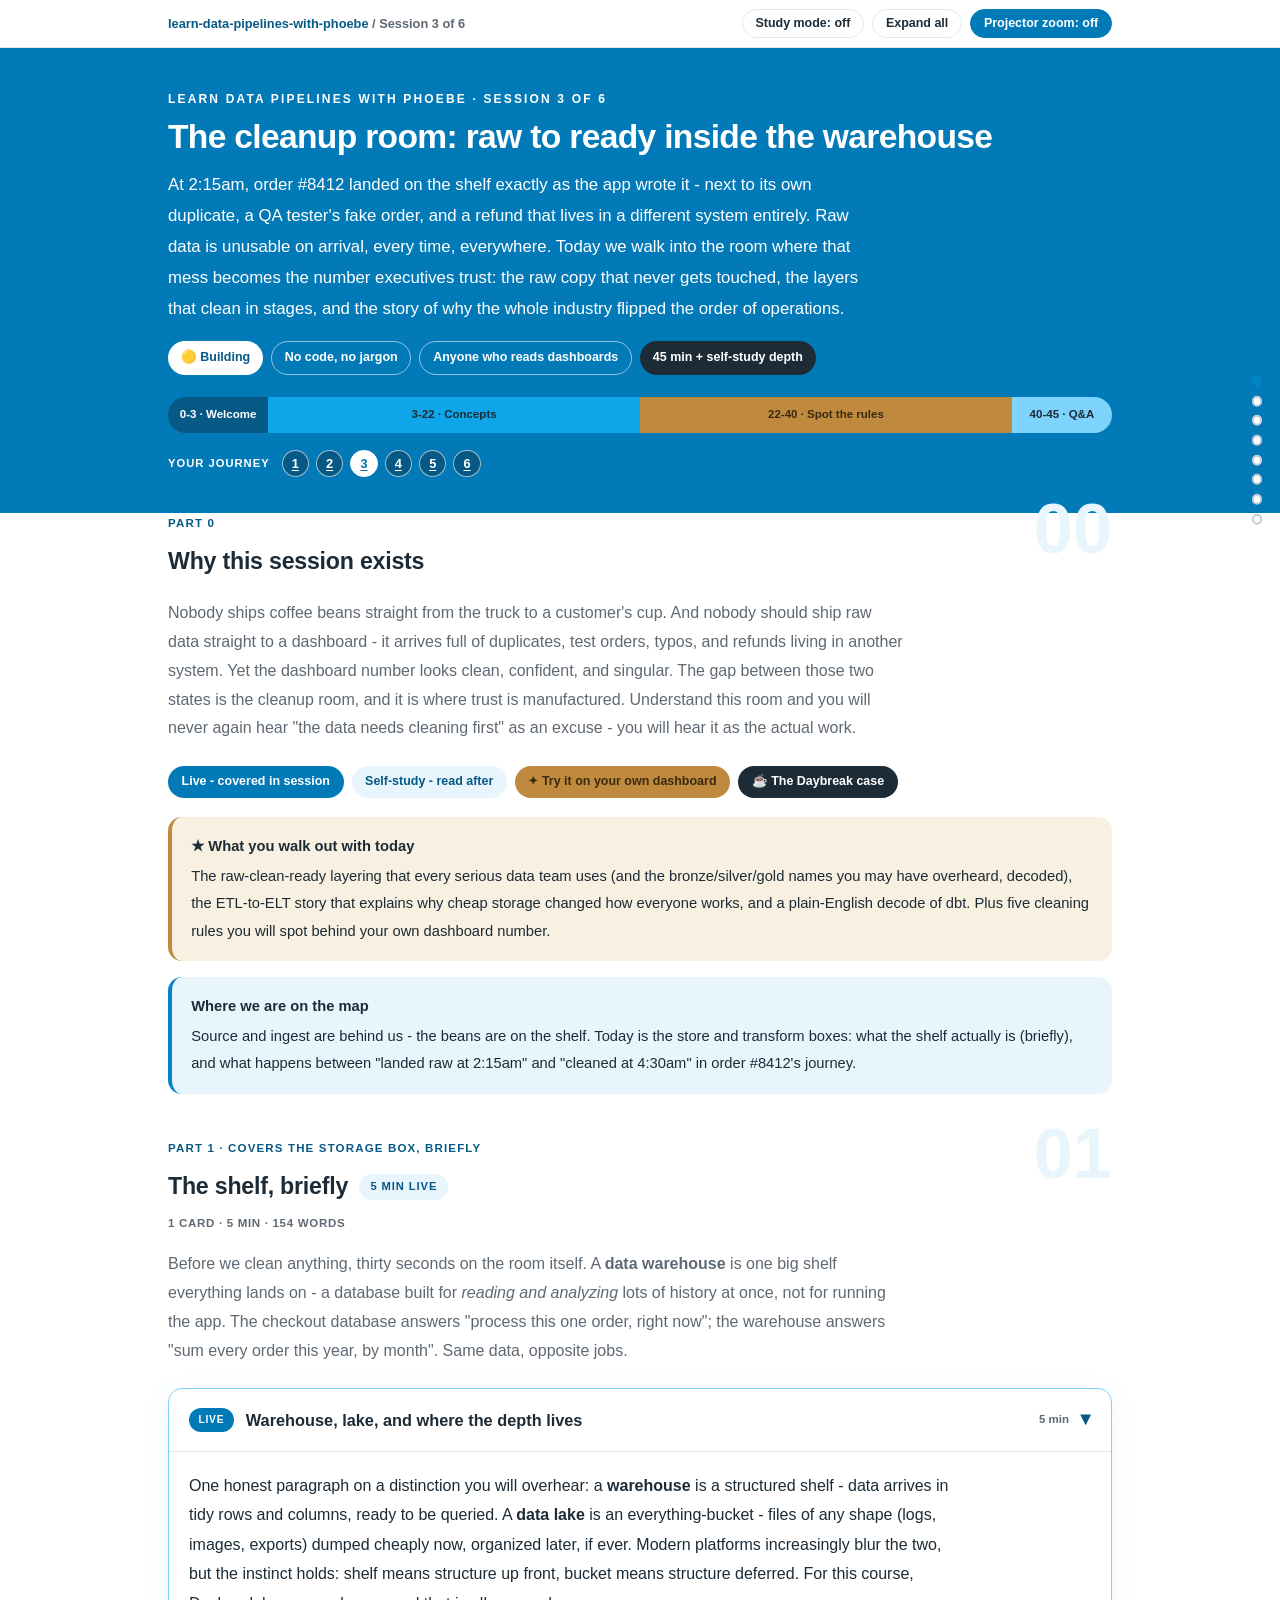
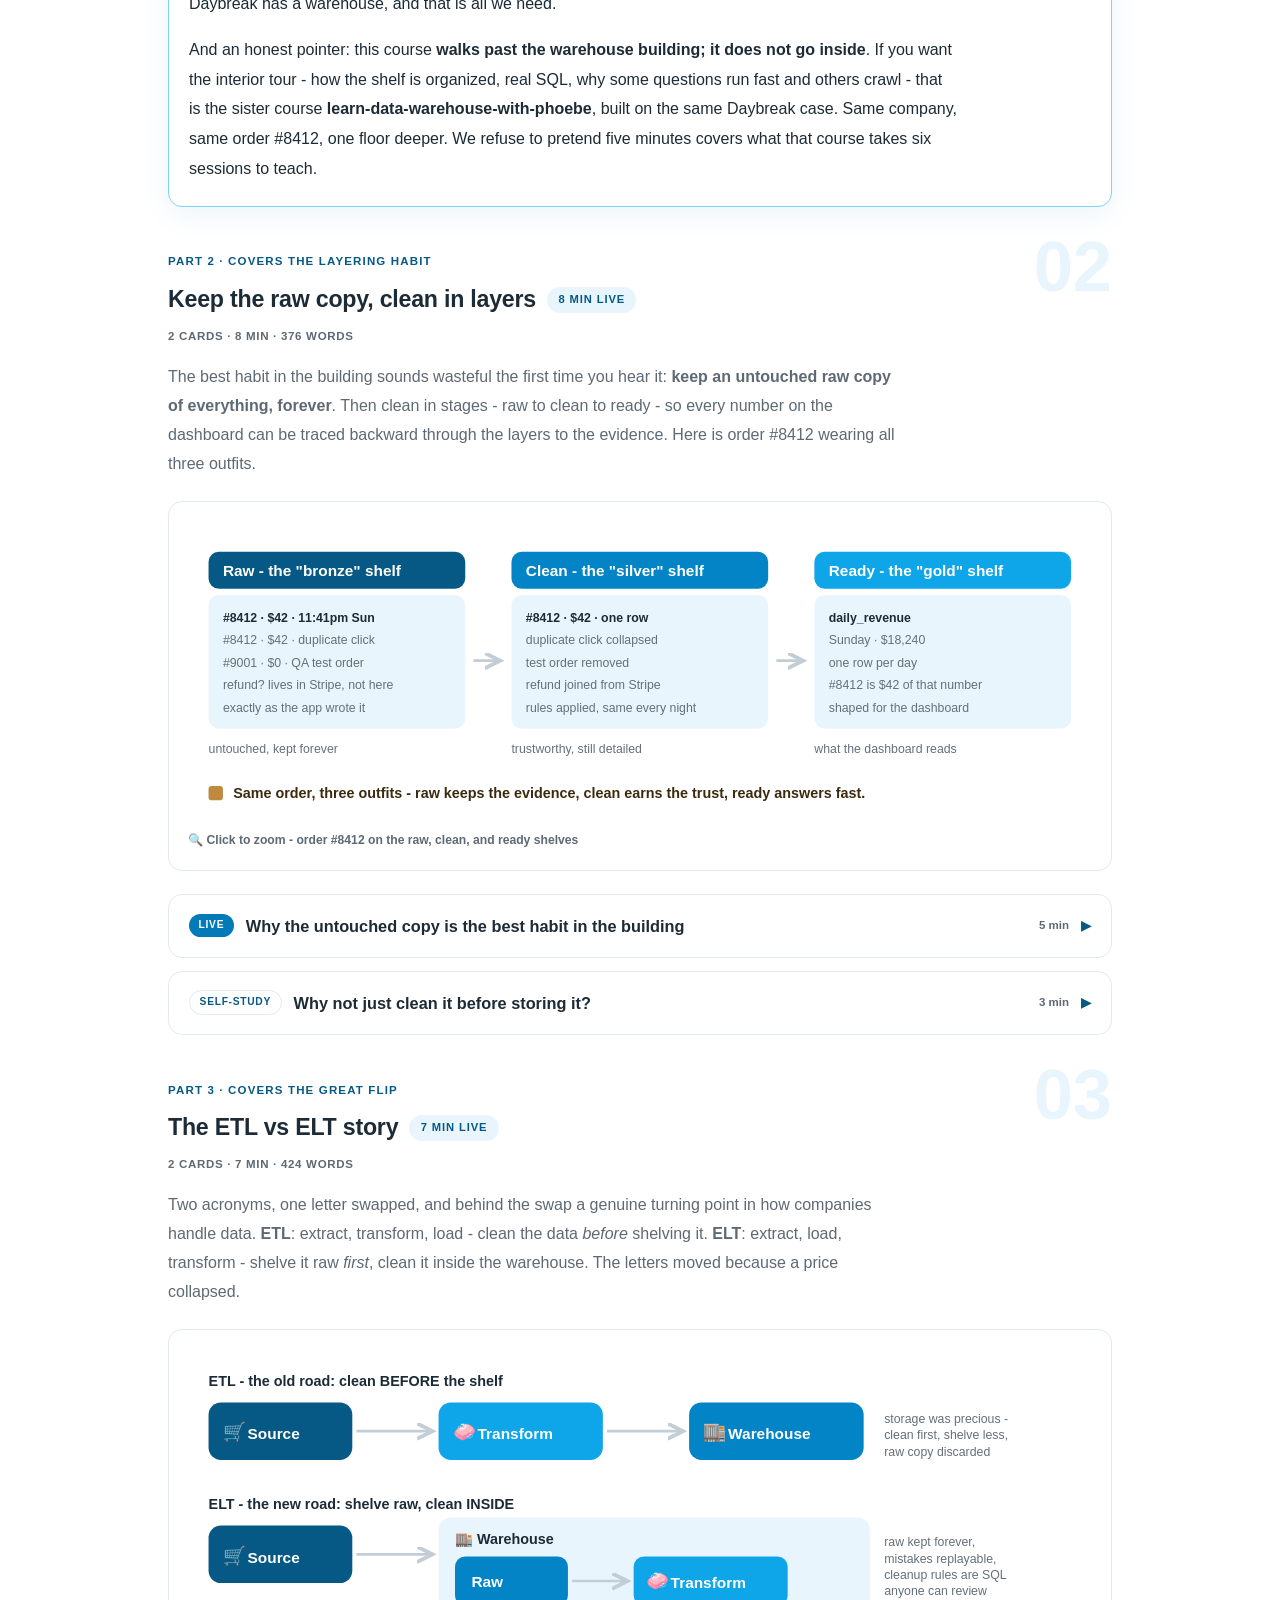
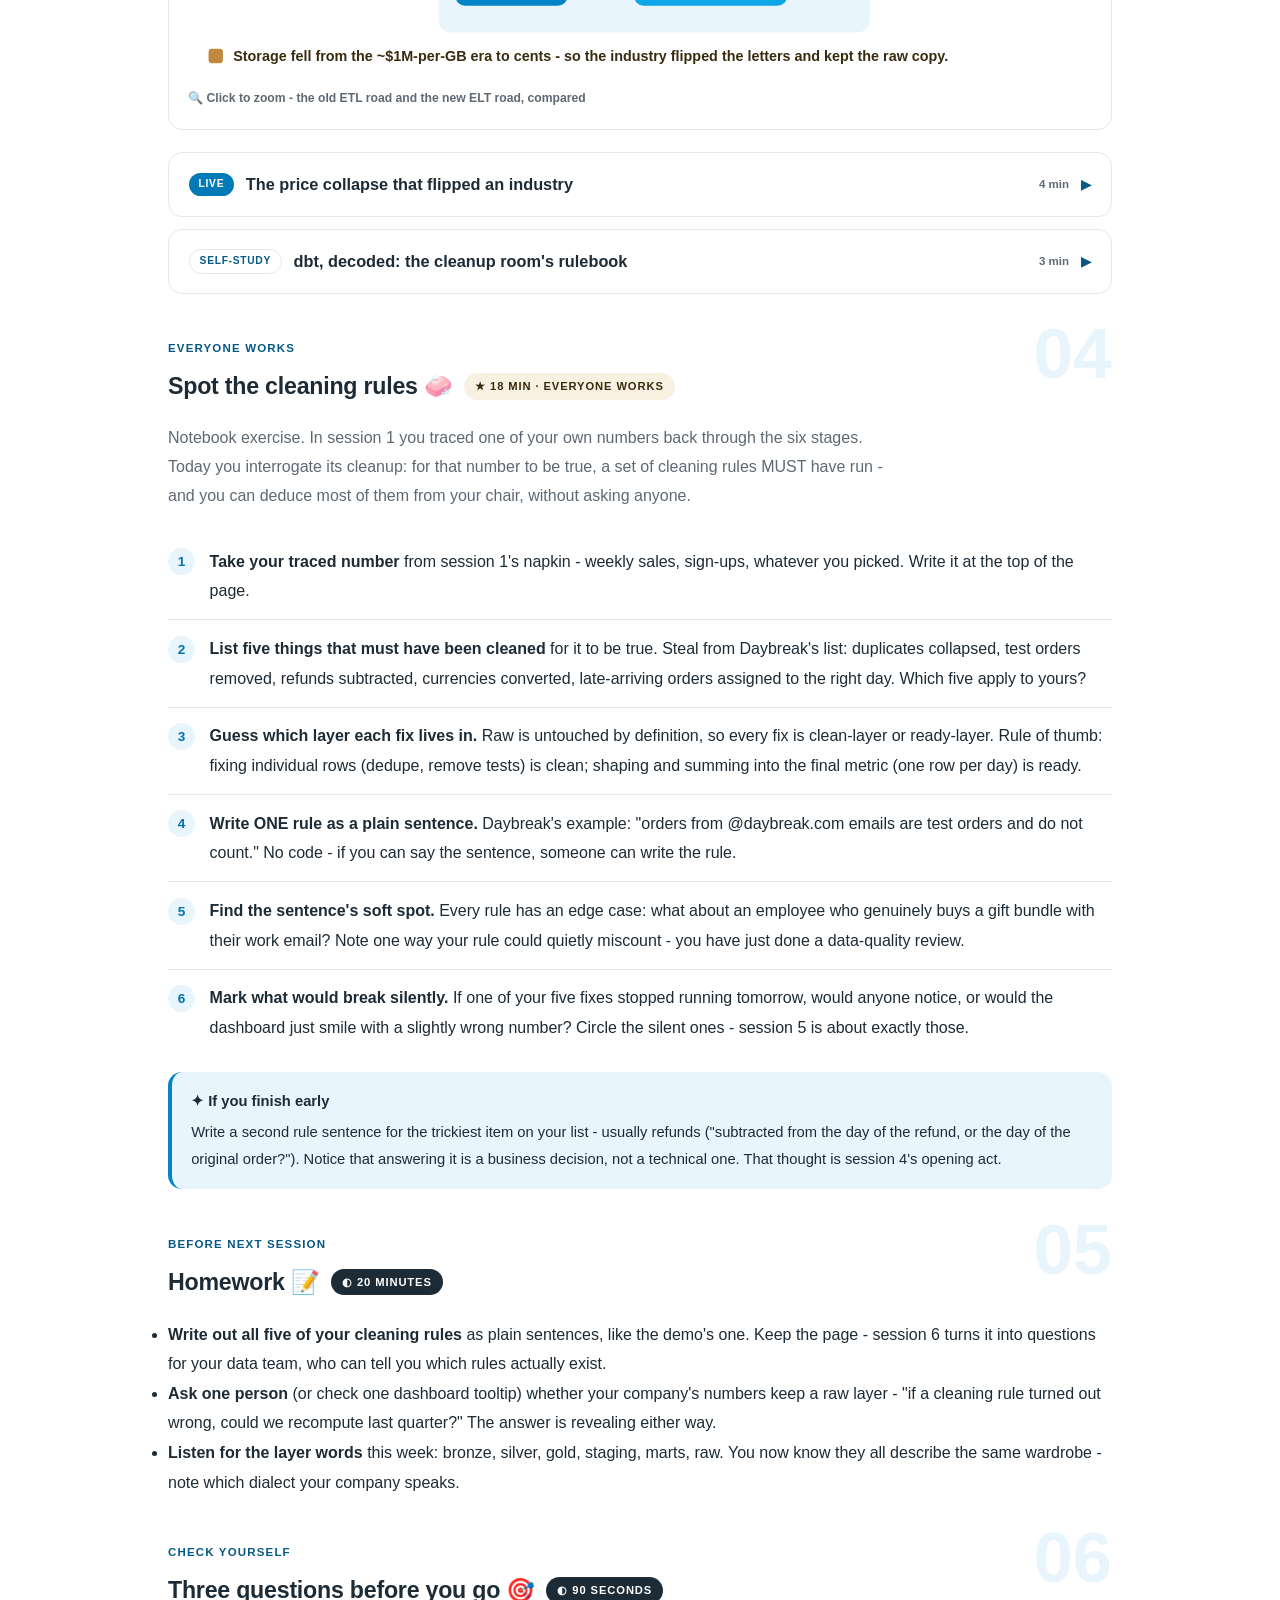
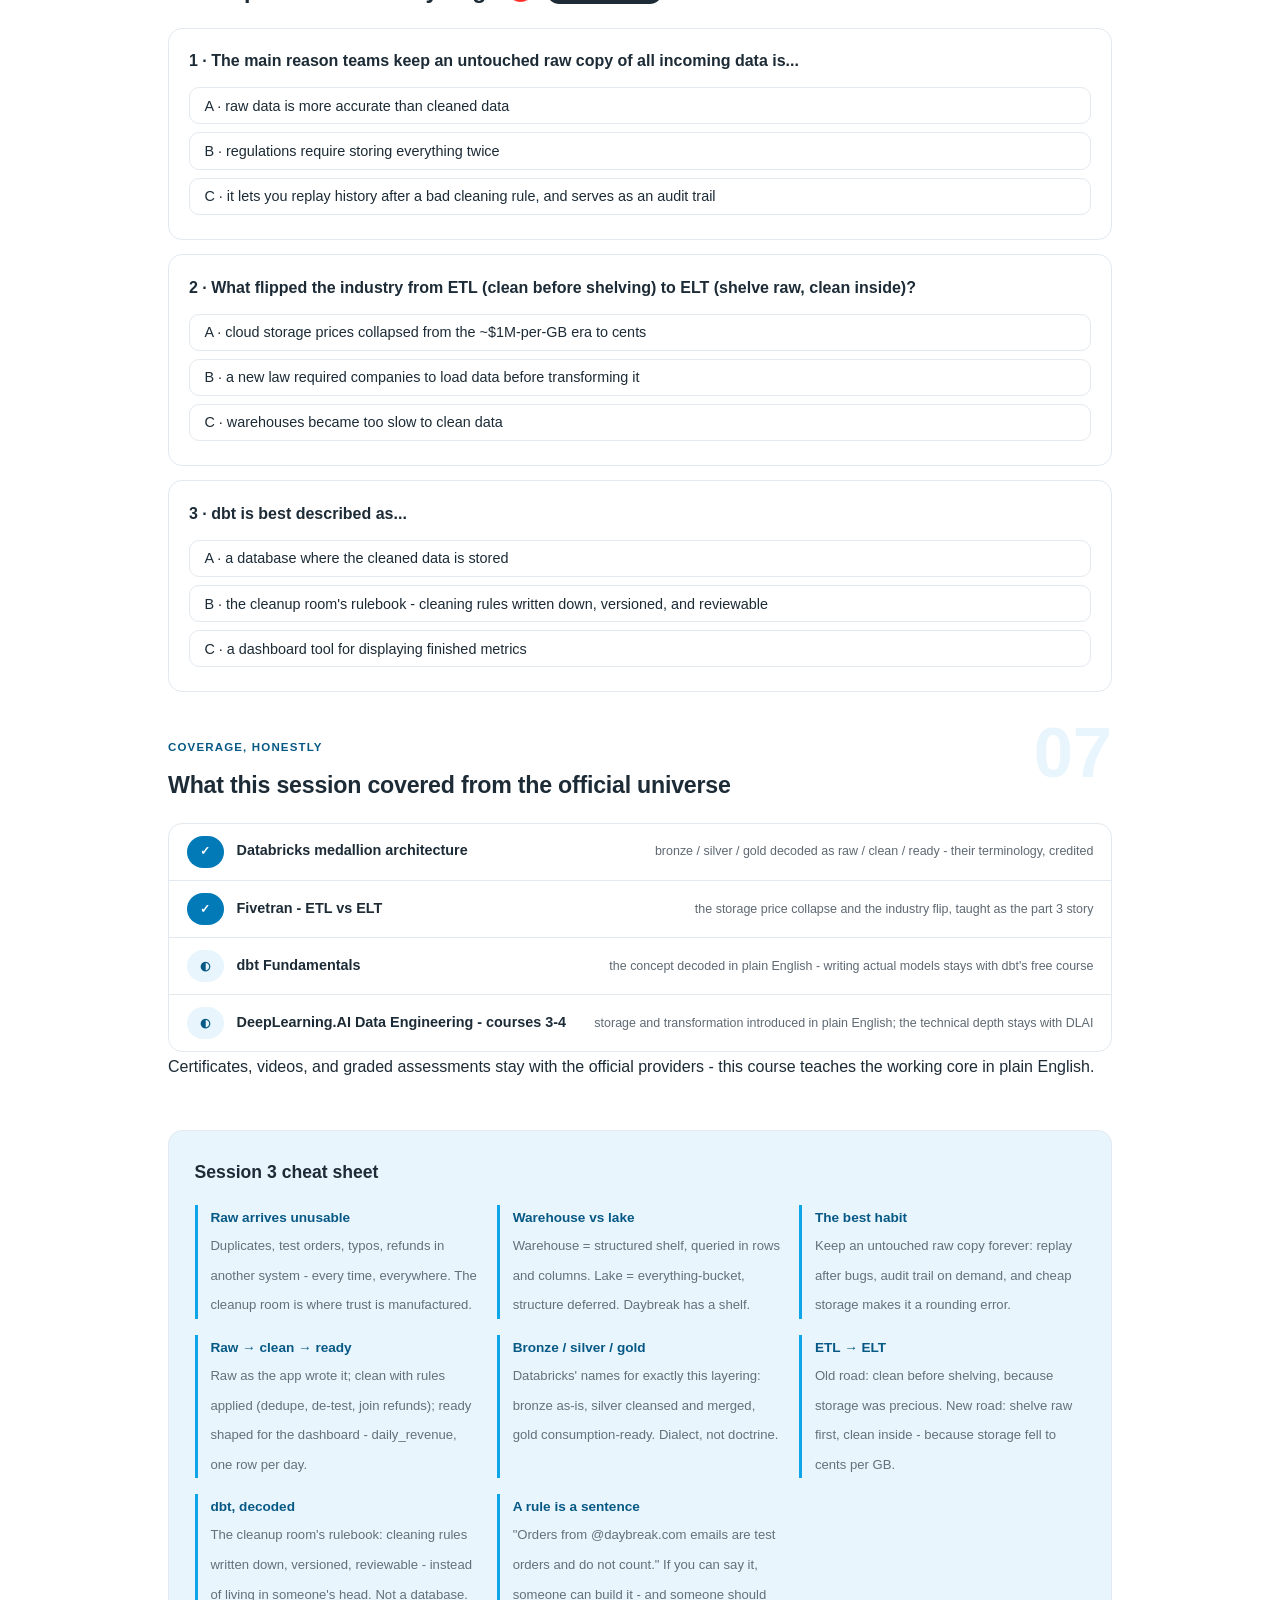
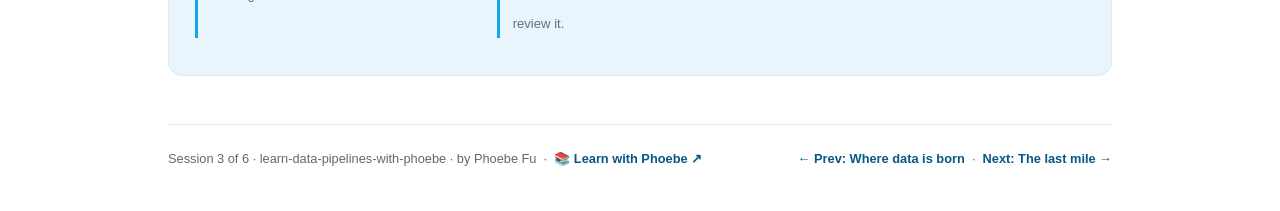
<file: courses/03-the-cleanup-room.html>
<!DOCTYPE html>
<html lang="en">
<head>
<meta charset="UTF-8">
<meta name="viewport" content="width=device-width, initial-scale=1.0">
<!-- social:start -->
<meta name="description" content="Nobody ships coffee beans straight from the truck to a customer&#x27;s cup. And nobody should ship raw data straight to a dashboard - it arrives full of duplicates, test orders, typos, and...">
<meta property="og:type" content="article">
<meta property="og:site_name" content="Learn with Phoebe">
<meta property="og:title" content="The cleanup room: raw to ready inside the warehouse - learn data pipelines with phoebe">
<meta property="og:description" content="Nobody ships coffee beans straight from the truck to a customer&#x27;s cup. And nobody should ship raw data straight to a dashboard - it arrives full of duplicates, test orders, typos, and...">
<meta property="og:url" content="https://phoebefu6.github.io/learn-data-pipelines-with-phoebe/courses/03-the-cleanup-room.html">
<meta property="og:image" content="https://phoebefu6.github.io/learn-data-pipelines-with-phoebe/assets/og-cover.png">
<meta property="og:image:width" content="1200">
<meta property="og:image:height" content="630">
<meta name="twitter:card" content="summary_large_image">
<meta name="twitter:title" content="The cleanup room: raw to ready inside the warehouse - learn data pipelines with phoebe">
<meta name="twitter:description" content="Nobody ships coffee beans straight from the truck to a customer&#x27;s cup. And nobody should ship raw data straight to a dashboard - it arrives full of duplicates, test orders, typos, and...">
<meta name="twitter:image" content="https://phoebefu6.github.io/learn-data-pipelines-with-phoebe/assets/og-cover.png">
<!-- social:end -->
<title>Session 3 · The cleanup room: raw to ready inside the warehouse - learn data pipelines with phoebe</title>
<link rel="stylesheet" href="../assets/style.css?v=33">
</head>
<body>

<div class="toolbar">
  <div class="wrap">
    <span class="crumb"><a href="../index.html">learn-data-pipelines-with-phoebe</a> / Session 3 of 6</span>
    <button class="btn" id="toggle-all" type="button">Expand all</button>
    <button class="btn primary" id="zoom-toggle" type="button">Projector zoom: off</button>
  </div>
</div>

<header class="masthead">
  <div class="wrap">
    <div class="eyebrow">Learn Data Pipelines with Phoebe · Session 3 of 6</div>
    <h1>The cleanup room: raw to ready <span class="accent">inside the warehouse</span></h1>
    <p class="sub">At 2:15am, order #8412 landed on the shelf exactly as the app wrote it - next to its own duplicate, a QA tester's fake order, and a refund that lives in a different system entirely. Raw data is unusable on arrival, every time, everywhere. Today we walk into the room where that mess becomes the number executives trust: the raw copy that never gets touched, the layers that clean in stages, and the story of why the whole industry flipped the order of operations.</p>
    <div class="chip-row">
      <span class="chip level">🟡 Building</span>
      <span class="chip audience">No code, no jargon</span>
      <span class="chip audience">Anyone who reads dashboards</span>
      <span class="chip time">45 min + self-study depth</span>
    </div>
    <div class="agenda">
      <span class="a1" style="flex:1">0-3 · Welcome</span>
      <span class="a2" style="flex:4">3-22 · Concepts</span>
      <span class="a3" style="flex:4">22-40 · Spot the rules</span>
      <span class="a4" style="flex:1">40-45 · Q&amp;A</span>
    </div>
  </div>
</header>

<main class="wrap">

  <!-- ============ INTRO ============ -->
  <section class="section" id="intro">
    <div class="section-kicker">
      <span class="klabel">Part 0</span>
      <h2>Why this session exists</h2>
    </div>
    <p class="lede">Nobody ships coffee beans straight from the truck to a customer's cup. And nobody should ship raw data straight to a dashboard - it arrives full of duplicates, test orders, typos, and refunds living in another system. Yet the dashboard number looks clean, confident, and singular. The gap between those two states is the cleanup room, and it is where trust is manufactured. Understand this room and you will never again hear "the data needs cleaning first" as an excuse - you will hear it as the actual work.</p>
    <div class="legend">
      <span class="pill solid">Live - covered in session</span>
      <span class="pill light">Self-study - read after</span>
      <span class="pill peach">✦ Try it on your own dashboard</span>
      <span class="pill inkpill">☕ The Daybreak case</span>
    </div>
    <div class="callout win">
      <strong>★ What you walk out with today</strong>
      The raw-clean-ready layering that every serious data team uses (and the bronze/silver/gold names you may have overheard, decoded), the ETL-to-ELT story that explains why cheap storage changed how everyone works, and a plain-English decode of dbt. Plus five cleaning rules you will spot behind your own dashboard number.
    </div>
    <div class="callout tip">
      <strong>Where we are on the map</strong>
      Source and ingest are behind us - the beans are on the shelf. Today is the store and transform boxes: what the shelf actually is (briefly), and what happens between "landed raw at 2:15am" and "cleaned at 4:30am" in order #8412's journey.
    </div>
  </section>

  <!-- ============ PART 1: THE SHELF, BRIEFLY ============ -->
  <section class="section" id="the-shelf">
    <div class="section-kicker">
      <span class="klabel">Part 1 · covers the storage box, briefly</span>
      <h2>The shelf, briefly <span class="tag concept">5 min live</span></h2>
    </div>
    <p class="lede">Before we clean anything, thirty seconds on the room itself. A <strong>data warehouse</strong> is one big shelf everything lands on - a database built for <em>reading and analyzing</em> lots of history at once, not for running the app. The checkout database answers "process this one order, right now"; the warehouse answers "sum every order this year, by month". Same data, opposite jobs.</p>

    <details class="card" open>
      <summary><span class="mode live">Live</span>Warehouse, lake, and where the depth lives<span class="mini">5 min</span><span class="caret">▶</span></summary>
      <div class="body">
        <p>One honest paragraph on a distinction you will overhear: a <strong>warehouse</strong> is a structured shelf - data arrives in tidy rows and columns, ready to be queried. A <strong>data lake</strong> is an everything-bucket - files of any shape (logs, images, exports) dumped cheaply now, organized later, if ever. Modern platforms increasingly blur the two, but the instinct holds: shelf means structure up front, bucket means structure deferred. For this course, Daybreak has a warehouse, and that is all we need.</p>
        <p>And an honest pointer: this course <strong>walks past the warehouse building; it does not go inside</strong>. If you want the interior tour - how the shelf is organized, real SQL, why some questions run fast and others crawl - that is the sister course <strong>learn-data-warehouse-with-phoebe</strong>, built on the same Daybreak case. Same company, same order #8412, one floor deeper. We refuse to pretend five minutes covers what that course takes six sessions to teach.</p>
      </div>
    </details>
  </section>

  <!-- ============ PART 2: RAW, CLEAN, READY ============ -->
  <section class="section" id="raw-clean-ready">
    <div class="section-kicker">
      <span class="klabel">Part 2 · covers the layering habit</span>
      <h2>Keep the raw copy, clean in layers <span class="tag concept">8 min live</span></h2>
    </div>
    <p class="lede">The best habit in the building sounds wasteful the first time you hear it: <strong>keep an untouched raw copy of everything, forever</strong>. Then clean in stages - raw to clean to ready - so every number on the dashboard can be traced backward through the layers to the evidence. Here is order #8412 wearing all three outfits.</p>

    <figure class="zoomable">
      <svg viewBox="0 0 880 290" xmlns="http://www.w3.org/2000/svg" role="img" aria-label="Order 8412 on the raw, clean, and ready shelves, left to right">
        <style>
          .mlT { font: 700 15px Inter, sans-serif; fill: #FFFFFF; }
          .mlS { font: 400 12px Inter, sans-serif; fill: #64707A; }
          .mlB { font: 600 12px Inter, sans-serif; fill: #1C2B36; }
          .mlN { font: 600 14px Inter, sans-serif; fill: #3A2A0E; }
          .mlA { stroke: #C3CDD6; stroke-width: 2.5; fill: none; marker-end: url(#mlAh); }
        </style>
        <defs>
          <marker id="mlAh" markerWidth="8" markerHeight="8" refX="6" refY="3" orient="auto">
            <path d="M0,0 L6,3 L0,6" fill="none" stroke="#C3CDD6" stroke-width="1.5"/>
          </marker>
        </defs>
        <rect x="20" y="30" width="250" height="36" rx="10" fill="#075985"/>
        <text class="mlT" x="34" y="54">Raw - the "bronze" shelf</text>
        <rect x="20" y="72" width="250" height="130" rx="10" fill="#E8F5FD"/>
        <text class="mlB" x="34" y="98">#8412 · $42 · 11:41pm Sun</text>
        <text class="mlS" x="34" y="120">#8412 · $42 · duplicate click</text>
        <text class="mlS" x="34" y="142">#9001 · $0 · QA test order</text>
        <text class="mlS" x="34" y="164">refund? lives in Stripe, not here</text>
        <text class="mlS" x="34" y="186">exactly as the app wrote it</text>
        <text class="mlS" x="20" y="226">untouched, kept forever</text>
        <line class="mlA" x1="278" y1="136" x2="304" y2="136"/>
        <rect x="315" y="30" width="250" height="36" rx="10" fill="#0284C7"/>
        <text class="mlT" x="329" y="54">Clean - the "silver" shelf</text>
        <rect x="315" y="72" width="250" height="130" rx="10" fill="#E8F5FD"/>
        <text class="mlB" x="329" y="98">#8412 · $42 · one row</text>
        <text class="mlS" x="329" y="120">duplicate click collapsed</text>
        <text class="mlS" x="329" y="142">test order removed</text>
        <text class="mlS" x="329" y="164">refund joined from Stripe</text>
        <text class="mlS" x="329" y="186">rules applied, same every night</text>
        <text class="mlS" x="315" y="226">trustworthy, still detailed</text>
        <line class="mlA" x1="573" y1="136" x2="599" y2="136"/>
        <rect x="610" y="30" width="250" height="36" rx="10" fill="#0EA5E9"/>
        <text class="mlT" x="624" y="54">Ready - the "gold" shelf</text>
        <rect x="610" y="72" width="250" height="130" rx="10" fill="#E8F5FD"/>
        <text class="mlB" x="624" y="98">daily_revenue</text>
        <text class="mlS" x="624" y="120">Sunday · $18,240</text>
        <text class="mlS" x="624" y="142">one row per day</text>
        <text class="mlS" x="624" y="164">#8412 is $42 of that number</text>
        <text class="mlS" x="624" y="186">shaped for the dashboard</text>
        <text class="mlS" x="610" y="226">what the dashboard reads</text>
        <rect x="20" y="258" width="14" height="14" rx="3" fill="#C08A3E"/>
        <text class="mlN" x="44" y="270">Same order, three outfits - raw keeps the evidence, clean earns the trust, ready answers fast.</text>
      </svg>
      <figcaption>🔍 Click to zoom - order #8412 on the raw, clean, and ready shelves</figcaption>
    </figure>

    <details class="card">
      <summary><span class="mode live">Live</span>Why the untouched copy is the best habit in the building<span class="mini">5 min</span><span class="caret">▶</span></summary>
      <div class="body">
        <p>Three reasons teams keep raw data exactly as it arrived, typos and all:</p>
        <ul>
          <li><strong>Replay after bugs.</strong> Suppose a cleaning rule turns out wrong - it was deleting real orders it mistook for tests. With the raw layer intact, you fix the rule and re-run the cleanup over history; every past number heals. Without it, the mistake is permanent, because the evidence was edited.</li>
          <li><strong>An audit trail.</strong> "Prove where this figure came from" - an auditor, a payment partner, a skeptical board member. The raw layer is the receipt: here is what the source said, here are the written rules, here is the result.</li>
          <li><strong>It costs almost nothing.</strong> Cloud storage is cheap enough that keeping everything raw is a rounding error next to the cost of ever being unable to answer the first two points.</li>
        </ul>
        <p>The layer names, decoded: you may hear <strong>bronze / silver / gold</strong> - that is Databricks' terminology for exactly this layering. Bronze is data as-is from the source, silver is cleansed and merged, gold is consumption-ready for dashboards and reports. Other teams say raw / staging / marts. The outfit names vary; the wardrobe is the same.</p>
        <table class="clean">
          <tr><th>Layer</th><th>Also heard as</th><th>Order #8412 looks like</th></tr>
          <tr><td>Raw</td><td>bronze, landing</td><td>two rows (the duplicate click intact), the QA test order sitting nearby</td></tr>
          <tr><td>Clean</td><td>silver, staging</td><td>one trustworthy row, refund joined in from Stripe</td></tr>
          <tr><td>Ready</td><td>gold, marts</td><td>$42 inside daily_revenue: Sunday, $18,240, one row per day</td></tr>
        </table>
        <div class="callout example"><span class="ex-pill">Real world</span>Databricks calls this the medallion architecture, and its published definition maps one-to-one onto today's diagram: bronze as-is, silver cleansed and merged, gold ready to consume. When someone says "that lives in silver", they are telling you which shelf - cleaned, but not yet shaped into final metrics.</div>
      </div>
    </details>

    <details class="card">
      <summary><span class="mode self">Self-study</span>Why not just clean it before storing it?<span class="mini">3 min</span><span class="caret">▶</span></summary>
      <div class="body">
        <p>A fair question sits under this whole design: if raw data is unusable, why shelve it at all? Why not clean it on the truck, before it ever lands? That is not a naive idea - it is how the entire industry worked for decades. Cleaning before storing saves shelf space, and when shelf space is the expensive thing, you save it.</p>
        <p>So what changed? The price tag. That story - and how it quietly flipped the order of operations everywhere - is part 3, and it explains more overheard jargon per minute than anything else in this course.</p>
      </div>
    </details>
  </section>

  <!-- ============ PART 3: ETL VS ELT ============ -->
  <section class="section" id="etl-elt">
    <div class="section-kicker">
      <span class="klabel">Part 3 · covers the great flip</span>
      <h2>The ETL vs ELT story <span class="tag concept">7 min live</span></h2>
    </div>
    <p class="lede">Two acronyms, one letter swapped, and behind the swap a genuine turning point in how companies handle data. <strong>ETL</strong>: extract, transform, load - clean the data <em>before</em> shelving it. <strong>ELT</strong>: extract, load, transform - shelve it raw <em>first</em>, clean it inside the warehouse. The letters moved because a price collapsed.</p>

    <figure class="zoomable">
      <svg viewBox="0 0 880 320" xmlns="http://www.w3.org/2000/svg" role="img" aria-label="ETL with transform before the warehouse compared with ELT where transform happens inside the warehouse">
        <style>
          .eeT { font: 700 15px Inter, sans-serif; fill: #FFFFFF; }
          .eeH { font: 700 14px Inter, sans-serif; fill: #1C2B36; }
          .eeS { font: 400 12px Inter, sans-serif; fill: #64707A; }
          .eeN { font: 600 14px Inter, sans-serif; fill: #3A2A0E; }
          .eeA { stroke: #C3CDD6; stroke-width: 2.5; fill: none; marker-end: url(#eeAh); }
          .eeE { font: 400 18px Inter, sans-serif; }
        </style>
        <defs>
          <marker id="eeAh" markerWidth="8" markerHeight="8" refX="6" refY="3" orient="auto">
            <path d="M0,0 L6,3 L0,6" fill="none" stroke="#C3CDD6" stroke-width="1.5"/>
          </marker>
        </defs>
        <text class="eeH" x="20" y="36">ETL - the old road: clean BEFORE the shelf</text>
        <rect x="20" y="52" width="140" height="56" rx="12" fill="#075985"/>
        <text class="eeE" x="34" y="87">🛒</text><text class="eeT" x="58" y="88">Source</text>
        <line class="eeA" x1="164" y1="80" x2="238" y2="80"/>
        <rect x="244" y="52" width="160" height="56" rx="12" fill="#0EA5E9"/>
        <text class="eeE" x="258" y="87">🧼</text><text class="eeT" x="282" y="88">Transform</text>
        <line class="eeA" x1="408" y1="80" x2="482" y2="80"/>
        <rect x="488" y="52" width="170" height="56" rx="12" fill="#0284C7"/>
        <text class="eeE" x="502" y="87">🏬</text><text class="eeT" x="526" y="88">Warehouse</text>
        <text class="eeS" x="678" y="72">storage was precious -</text>
        <text class="eeS" x="678" y="88">clean first, shelve less,</text>
        <text class="eeS" x="678" y="104">raw copy discarded</text>
        <text class="eeH" x="20" y="156">ELT - the new road: shelve raw, clean INSIDE</text>
        <rect x="20" y="172" width="140" height="56" rx="12" fill="#075985"/>
        <text class="eeE" x="34" y="207">🛒</text><text class="eeT" x="58" y="208">Source</text>
        <line class="eeA" x1="164" y1="200" x2="238" y2="200"/>
        <rect x="244" y="164" width="420" height="112" rx="12" fill="#E8F5FD"/>
        <text class="eeH" x="260" y="190">🏬 Warehouse</text>
        <rect x="260" y="202" width="110" height="48" rx="10" fill="#0284C7"/>
        <text class="eeT" x="276" y="232">Raw</text>
        <line class="eeA" x1="374" y1="226" x2="428" y2="226"/>
        <rect x="434" y="202" width="150" height="48" rx="10" fill="#0EA5E9"/>
        <text class="eeE" x="446" y="232">🧼</text><text class="eeT" x="470" y="233">Transform</text>
        <text class="eeS" x="678" y="192">raw kept forever,</text>
        <text class="eeS" x="678" y="208">mistakes replayable,</text>
        <text class="eeS" x="678" y="224">cleanup rules are SQL</text>
        <text class="eeS" x="678" y="240">anyone can review</text>
        <rect x="20" y="292" width="14" height="14" rx="3" fill="#C08A3E"/>
        <text class="eeN" x="44" y="304">Storage fell from the ~$1M-per-GB era to cents - so the industry flipped the letters and kept the raw copy.</text>
      </svg>
      <figcaption>🔍 Click to zoom - the old ETL road and the new ELT road, compared</figcaption>
    </figure>

    <details class="card">
      <summary><span class="mode live">Live</span>The price collapse that flipped an industry<span class="mini">4 min</span><span class="caret">▶</span></summary>
      <div class="body">
        <p>In the old world, storage was the expensive thing - so you cleaned data on the way in and shelved only the polished result. Sensible economics, with a hidden cost: no raw copy meant no replay, no audit trail, and cleaning logic buried inside specialized tools few people could read.</p>
        <p>Then cloud storage collapsed in price - from roughly a million dollars per gigabyte in the early days to cents per gigabyte today. When the shelf becomes nearly free, the smart move inverts: <strong>shelve everything raw first, then clean inside the warehouse</strong>, where there is room to keep every layer. The consequences are exactly the habits from part 2:</p>
        <ul>
          <li>The raw layer becomes affordable, so it becomes standard.</li>
          <li>Mistakes become replayable - fix the rule, re-run history.</li>
          <li>Cleaning rules move into the warehouse as SQL - written down where anyone on the team can read and review them, instead of locked inside a tool.</li>
        </ul>
        <table class="clean">
          <tr><th></th><th>ETL - the old road</th><th>ELT - the new road</th></tr>
          <tr><td>Cleaning happens</td><td>before the shelf, in a specialized tool</td><td>inside the warehouse, written as SQL</td></tr>
          <tr><td>Raw copy</td><td>discarded - the shelf was too expensive</td><td>kept forever - the shelf costs cents</td></tr>
          <tr><td>A wrong rule is</td><td>permanent - the evidence was edited</td><td>replayable - fix it, re-run history</td></tr>
          <tr><td>Who can review rules</td><td>tool specialists</td><td>anyone on the team who reads SQL</td></tr>
        </table>
        <div class="callout example"><span class="ex-pill">Real world</span>Fivetran - a company whose whole business is the truck - tells this same story in its ETL-versus-ELT explainer: cheap cloud storage is what shifted the industry to ELT. When the people selling the pickup say "just load it raw, clean it after", the flip is complete.</div>
      </div>
    </details>

    <details class="card">
      <summary><span class="mode self">Self-study</span>dbt, decoded: the cleanup room's rulebook<span class="mini">3 min</span><span class="caret">▶</span></summary>
      <div class="body">
        <p>ELT created a new question: if cleaning now happens inside the warehouse, who keeps the cleaning rules organized? The answer you will overhear constantly is <strong>dbt</strong>. Decoded: dbt is the cleanup room's rulebook - a way to write every cleaning rule down, keep every version, and let anyone review a change before it takes effect. "Collapse duplicate clicks", "orders from QA accounts do not count", "join refunds from Stripe" - each rule written out, versioned, reviewable.</p>
        <p>Hear the echo from session 1: the Friday spreadsheet died because the rules lived in one person's head. dbt is the industry's answer at pipeline scale - <strong>rules living in a shared, reviewable rulebook instead of in Sarah</strong>. It is not a database and it does not store data; it is the discipline layer for the transform box. Writing actual dbt models is code and stays with dbt's own free Fundamentals course - but you now know exactly what the name means in a meeting.</p>
      </div>
    </details>
  </section>

  <!-- ============ DEMO ============ -->
  <section class="section" id="demo">
    <div class="section-kicker">
      <span class="klabel">Everyone works</span>
      <h2>Spot the cleaning rules 🧼 <span class="tag demo">★ 18 min · everyone works</span></h2>
    </div>
    <p class="lede">Notebook exercise. In session 1 you traced one of your own numbers back through the six stages. Today you interrogate its cleanup: for that number to be true, a set of cleaning rules MUST have run - and you can deduce most of them from your chair, without asking anyone.</p>
    <div class="steps">
      <div class="step"><p><strong>Take your traced number</strong> from session 1's napkin - weekly sales, sign-ups, whatever you picked. Write it at the top of the page.</p></div>
      <div class="step"><p><strong>List five things that must have been cleaned</strong> for it to be true. Steal from Daybreak's list: duplicates collapsed, test orders removed, refunds subtracted, currencies converted, late-arriving orders assigned to the right day. Which five apply to yours?</p></div>
      <div class="step"><p><strong>Guess which layer each fix lives in.</strong> Raw is untouched by definition, so every fix is clean-layer or ready-layer. Rule of thumb: fixing individual rows (dedupe, remove tests) is clean; shaping and summing into the final metric (one row per day) is ready.</p></div>
      <div class="step"><p><strong>Write ONE rule as a plain sentence.</strong> Daybreak's example: "orders from @daybreak.com emails are test orders and do not count." No code - if you can say the sentence, someone can write the rule.</p></div>
      <div class="step"><p><strong>Find the sentence's soft spot.</strong> Every rule has an edge case: what about an employee who genuinely buys a gift bundle with their work email? Note one way your rule could quietly miscount - you have just done a data-quality review.</p></div>
      <div class="step"><p><strong>Mark what would break silently.</strong> If one of your five fixes stopped running tomorrow, would anyone notice, or would the dashboard just smile with a slightly wrong number? Circle the silent ones - session 5 is about exactly those.</p></div>
    </div>
    <div class="callout tip">
      <strong>✦ If you finish early</strong>
      Write a second rule sentence for the trickiest item on your list - usually refunds ("subtracted from the day of the refund, or the day of the original order?"). Notice that answering it is a business decision, not a technical one. That thought is session 4's opening act.
    </div>
  </section>

  <!-- ============ EXERCISE ============ -->
  <section class="section" id="exercise">
    <div class="section-kicker">
      <span class="klabel">Before next session</span>
      <h2>Homework 📝 <span class="tag exercise">◐ 20 minutes</span></h2>
    </div>
    <ul>
      <li><strong>Write out all five of your cleaning rules</strong> as plain sentences, like the demo's one. Keep the page - session 6 turns it into questions for your data team, who can tell you which rules actually exist.</li>
      <li><strong>Ask one person</strong> (or check one dashboard tooltip) whether your company's numbers keep a raw layer - "if a cleaning rule turned out wrong, could we recompute last quarter?" The answer is revealing either way.</li>
      <li><strong>Listen for the layer words</strong> this week: bronze, silver, gold, staging, marts, raw. You now know they all describe the same wardrobe - note which dialect your company speaks.</li>
    </ul>
  </section>

  <!-- ============ QUIZ ============ -->
  <section class="section" id="quiz">
    <div class="section-kicker">
      <span class="klabel">Check yourself</span>
      <h2>Three questions before you go 🎯 <span class="tag exercise">◐ 90 seconds</span></h2>
    </div>
    <div class="quiz-q" data-answer="2">
      <p class="qtext">1 · The main reason teams keep an untouched raw copy of all incoming data is...</p>
      <button class="qopt" type="button">A · raw data is more accurate than cleaned data</button>
      <button class="qopt" type="button">B · regulations require storing everything twice</button>
      <button class="qopt" type="button">C · it lets you replay history after a bad cleaning rule, and serves as an audit trail</button>
      <p class="qwhy">Raw is not more accurate - it is full of duplicates and test orders. Its value is being the evidence: fix a wrong rule and re-run history over the raw layer, and show auditors exactly what the source said. Cheap storage made this habit affordable.</p>
    </div>
    <div class="quiz-q" data-answer="0">
      <p class="qtext">2 · What flipped the industry from ETL (clean before shelving) to ELT (shelve raw, clean inside)?</p>
      <button class="qopt" type="button">A · cloud storage prices collapsed from the ~$1M-per-GB era to cents</button>
      <button class="qopt" type="button">B · a new law required companies to load data before transforming it</button>
      <button class="qopt" type="button">C · warehouses became too slow to clean data</button>
      <p class="qwhy">ETL made sense when the shelf was the expensive thing. Once storage cost cents per gigabyte, shelving everything raw first became affordable - and bought replayability, audit trails, and cleaning rules written as reviewable SQL. Economics moved the letter.</p>
    </div>
    <div class="quiz-q" data-answer="1">
      <p class="qtext">3 · dbt is best described as...</p>
      <button class="qopt" type="button">A · a database where the cleaned data is stored</button>
      <button class="qopt" type="button">B · the cleanup room's rulebook - cleaning rules written down, versioned, and reviewable</button>
      <button class="qopt" type="button">C · a dashboard tool for displaying finished metrics</button>
      <p class="qwhy">dbt stores no data and displays nothing. It organizes the transform box: every cleaning rule written out, every version kept, every change reviewable - the industry's answer to rules living in one person's head, which is exactly how session 1's spreadsheet era died.</p>
    </div>
    <p class="quiz-score"></p>
  </section>

  <!-- ============ SOURCES COVERED ============ -->
  <section class="section" id="official">
    <div class="section-kicker">
      <span class="klabel">Coverage, honestly</span>
      <h2>What this session covered from the official universe</h2>
    </div>
    <div class="covered">
      <div class="covered-row"><span class="status pill solid">✓</span><span class="name">Databricks medallion architecture</span><span class="note">bronze / silver / gold decoded as raw / clean / ready - their terminology, credited</span></div>
      <div class="covered-row"><span class="status pill solid">✓</span><span class="name">Fivetran - ETL vs ELT</span><span class="note">the storage price collapse and the industry flip, taught as the part 3 story</span></div>
      <div class="covered-row"><span class="status pill light">◐</span><span class="name">dbt Fundamentals</span><span class="note">the concept decoded in plain English - writing actual models stays with dbt's free course</span></div>
      <div class="covered-row"><span class="status pill light">◐</span><span class="name">DeepLearning.AI Data Engineering - courses 3-4</span><span class="note">storage and transformation introduced in plain English; the technical depth stays with DLAI</span></div>
    </div>
    <p>Certificates, videos, and graded assessments stay with the official providers - this course teaches the working core in plain English.</p>
  </section>

  <!-- ============ CHEAT SHEET ============ -->
  <section class="cheat" id="cheatsheet">
    <h3>Session 3 cheat sheet</h3>
    <div class="grid-2">
      <div class="cheat-item"><b>Raw arrives unusable</b><span>Duplicates, test orders, typos, refunds in another system - every time, everywhere. The cleanup room is where trust is manufactured.</span></div>
      <div class="cheat-item"><b>Warehouse vs lake</b><span>Warehouse = structured shelf, queried in rows and columns. Lake = everything-bucket, structure deferred. Daybreak has a shelf.</span></div>
      <div class="cheat-item"><b>The best habit</b><span>Keep an untouched raw copy forever: replay after bugs, audit trail on demand, and cheap storage makes it a rounding error.</span></div>
      <div class="cheat-item"><b>Raw → clean → ready</b><span>Raw as the app wrote it; clean with rules applied (dedupe, de-test, join refunds); ready shaped for the dashboard - daily_revenue, one row per day.</span></div>
      <div class="cheat-item"><b>Bronze / silver / gold</b><span>Databricks' names for exactly this layering: bronze as-is, silver cleansed and merged, gold consumption-ready. Dialect, not doctrine.</span></div>
      <div class="cheat-item"><b>ETL → ELT</b><span>Old road: clean before shelving, because storage was precious. New road: shelve raw first, clean inside - because storage fell to cents per GB.</span></div>
      <div class="cheat-item"><b>dbt, decoded</b><span>The cleanup room's rulebook: cleaning rules written down, versioned, reviewable - instead of living in someone's head. Not a database.</span></div>
      <div class="cheat-item"><b>A rule is a sentence</b><span>"Orders from @daybreak.com emails are test orders and do not count." If you can say it, someone can build it - and someone should review it.</span></div>
    </div>
  </section>

  <footer class="pagefoot">
    <span>Session 3 of 6 · learn-data-pipelines-with-phoebe · by Phoebe Fu &nbsp;·&nbsp; 📚 <a href="https://phoebefu6.github.io/learn-with-phoebe/">Learn with Phoebe ↗</a></span>
    <span><a href="02-where-data-is-born.html">← Prev: Where data is born</a> &nbsp;·&nbsp; <a href="04-the-last-mile.html">Next: The last mile →</a></span>
  </footer>

</main>

<script src="../assets/app.js?v=31"></script>
</body>
</html>
</file>
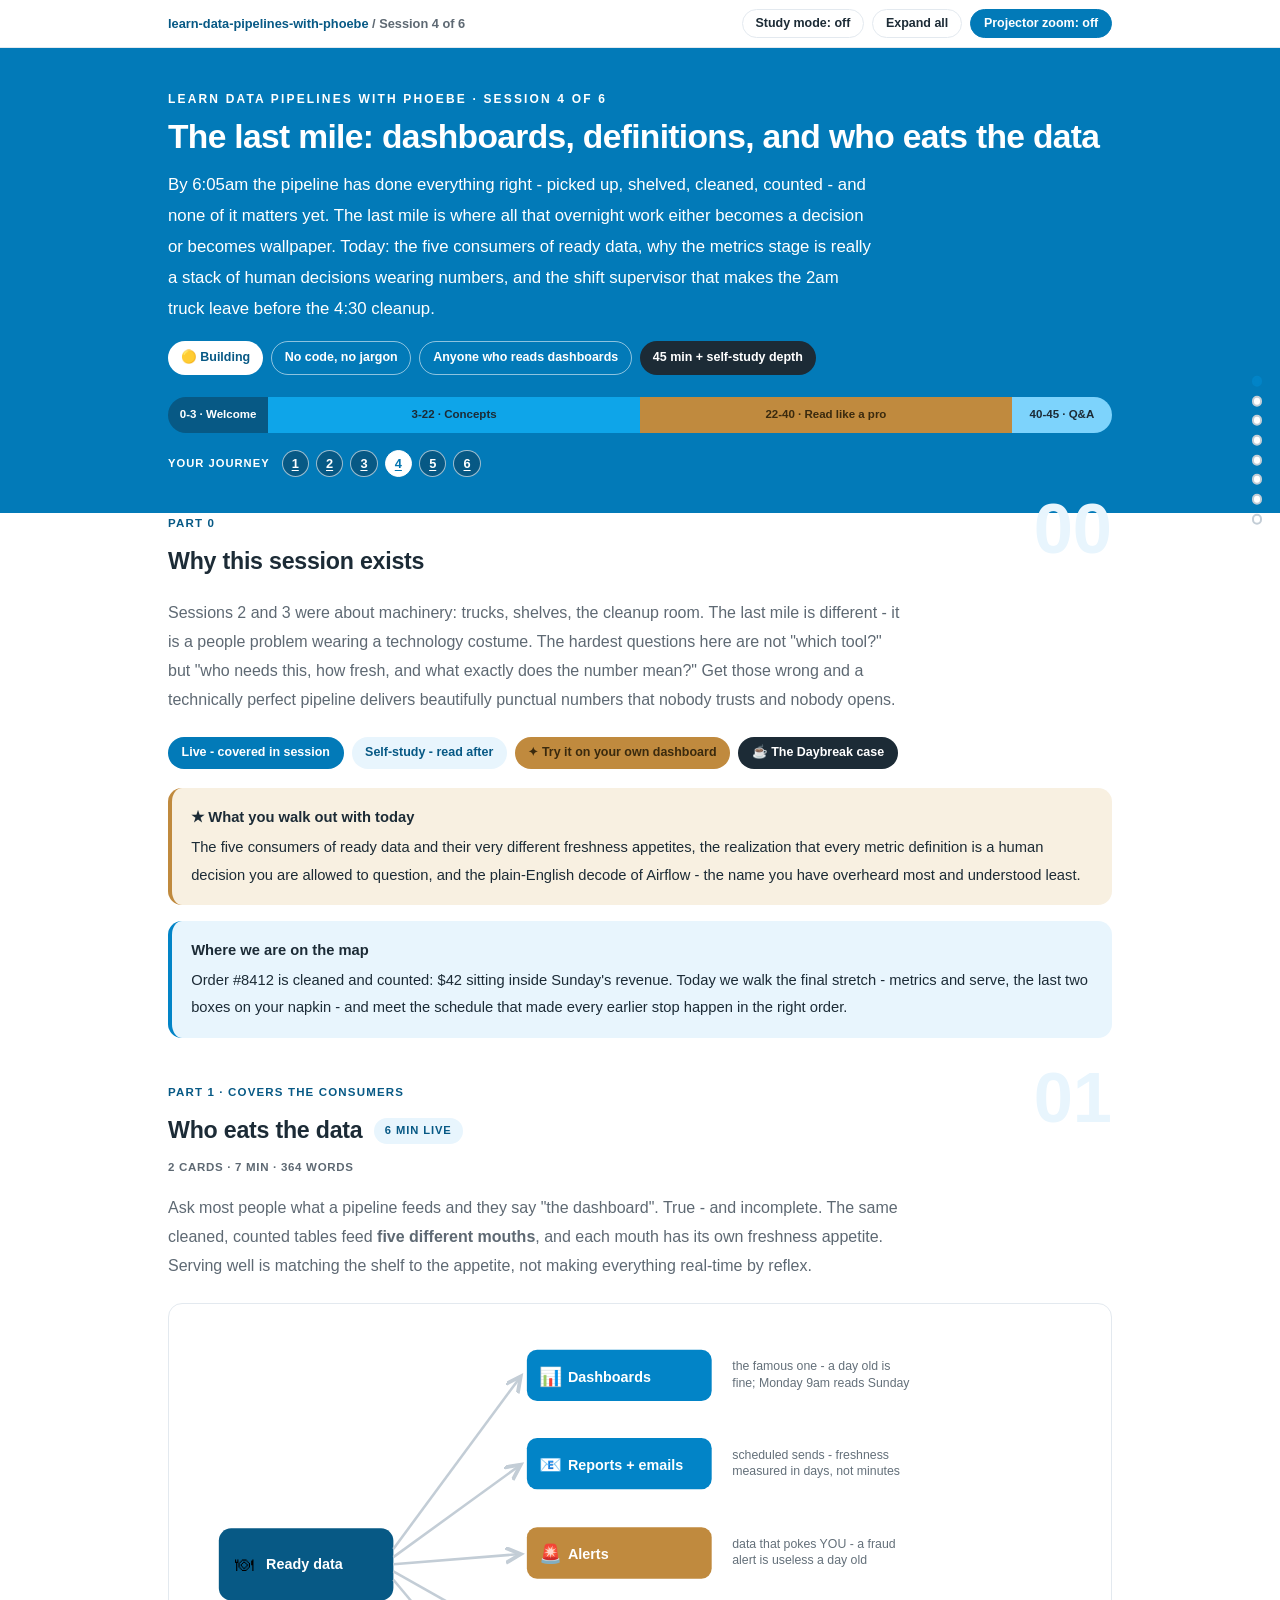
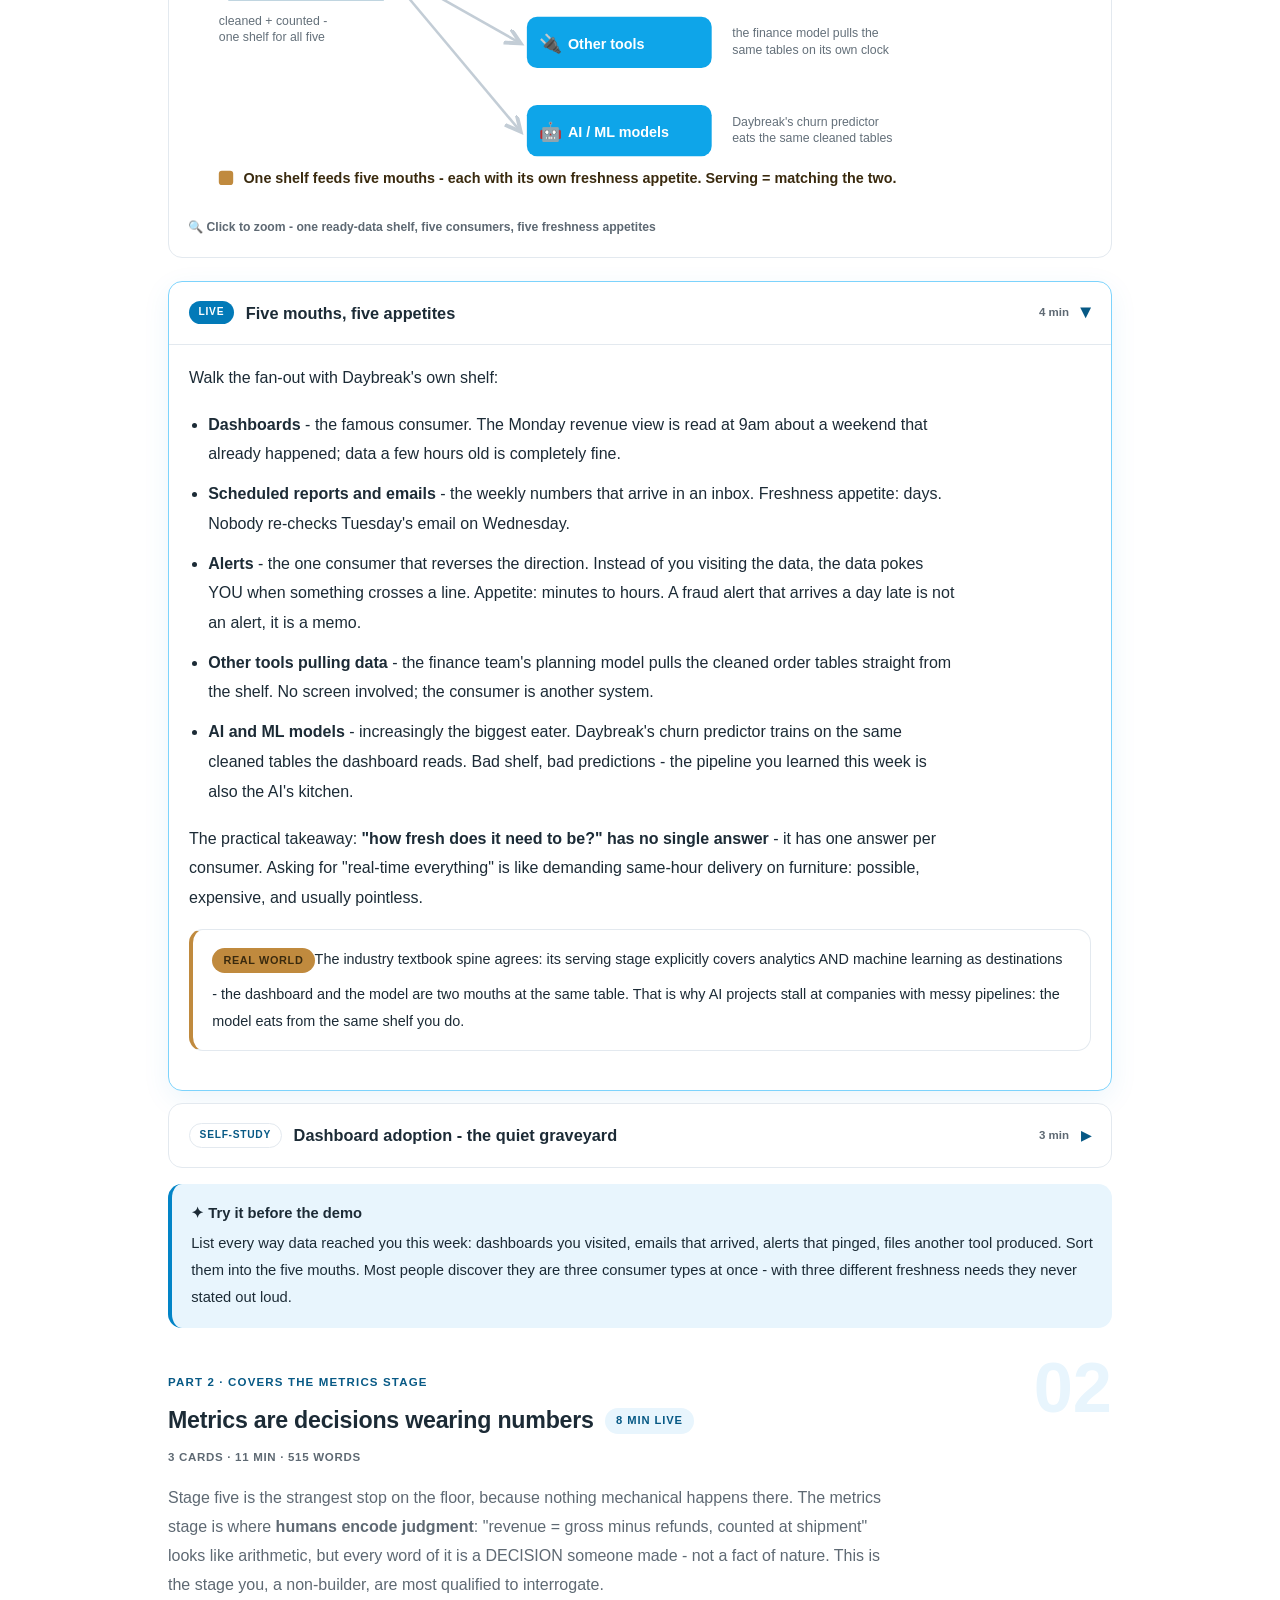
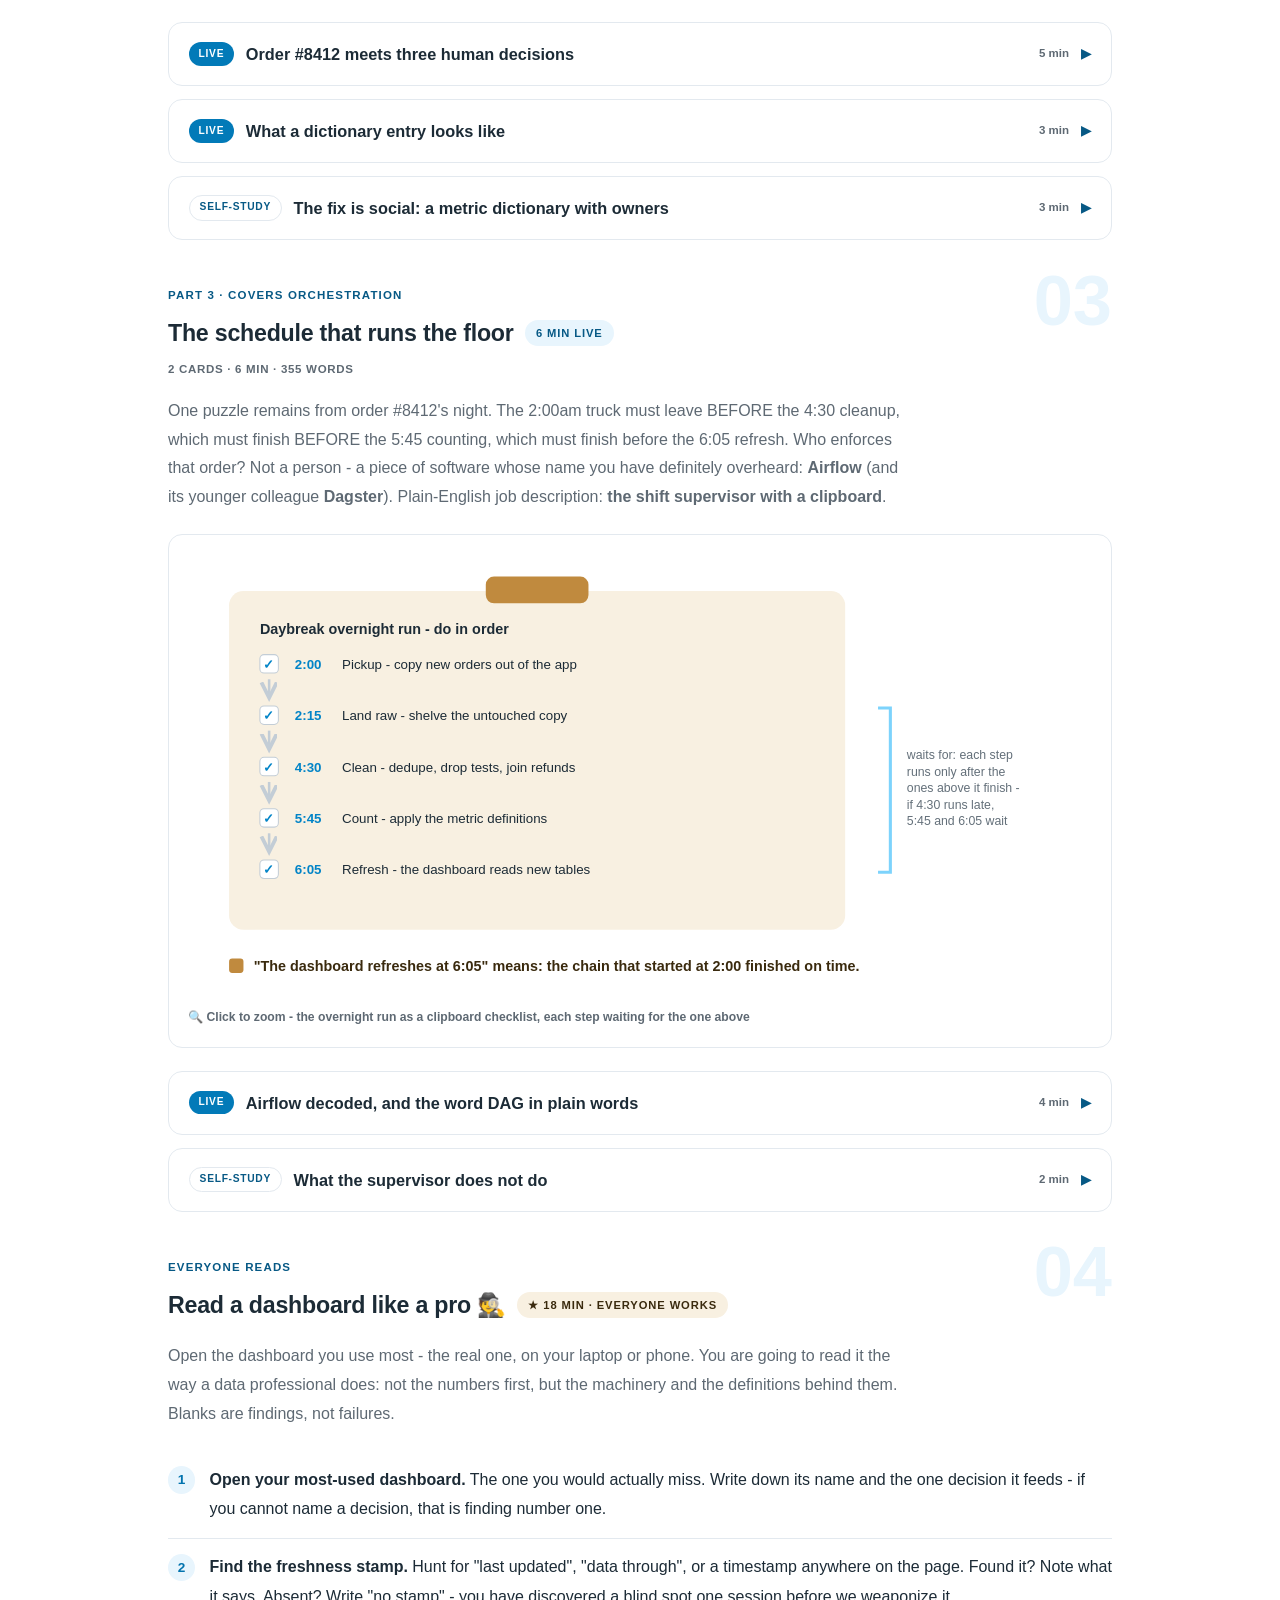
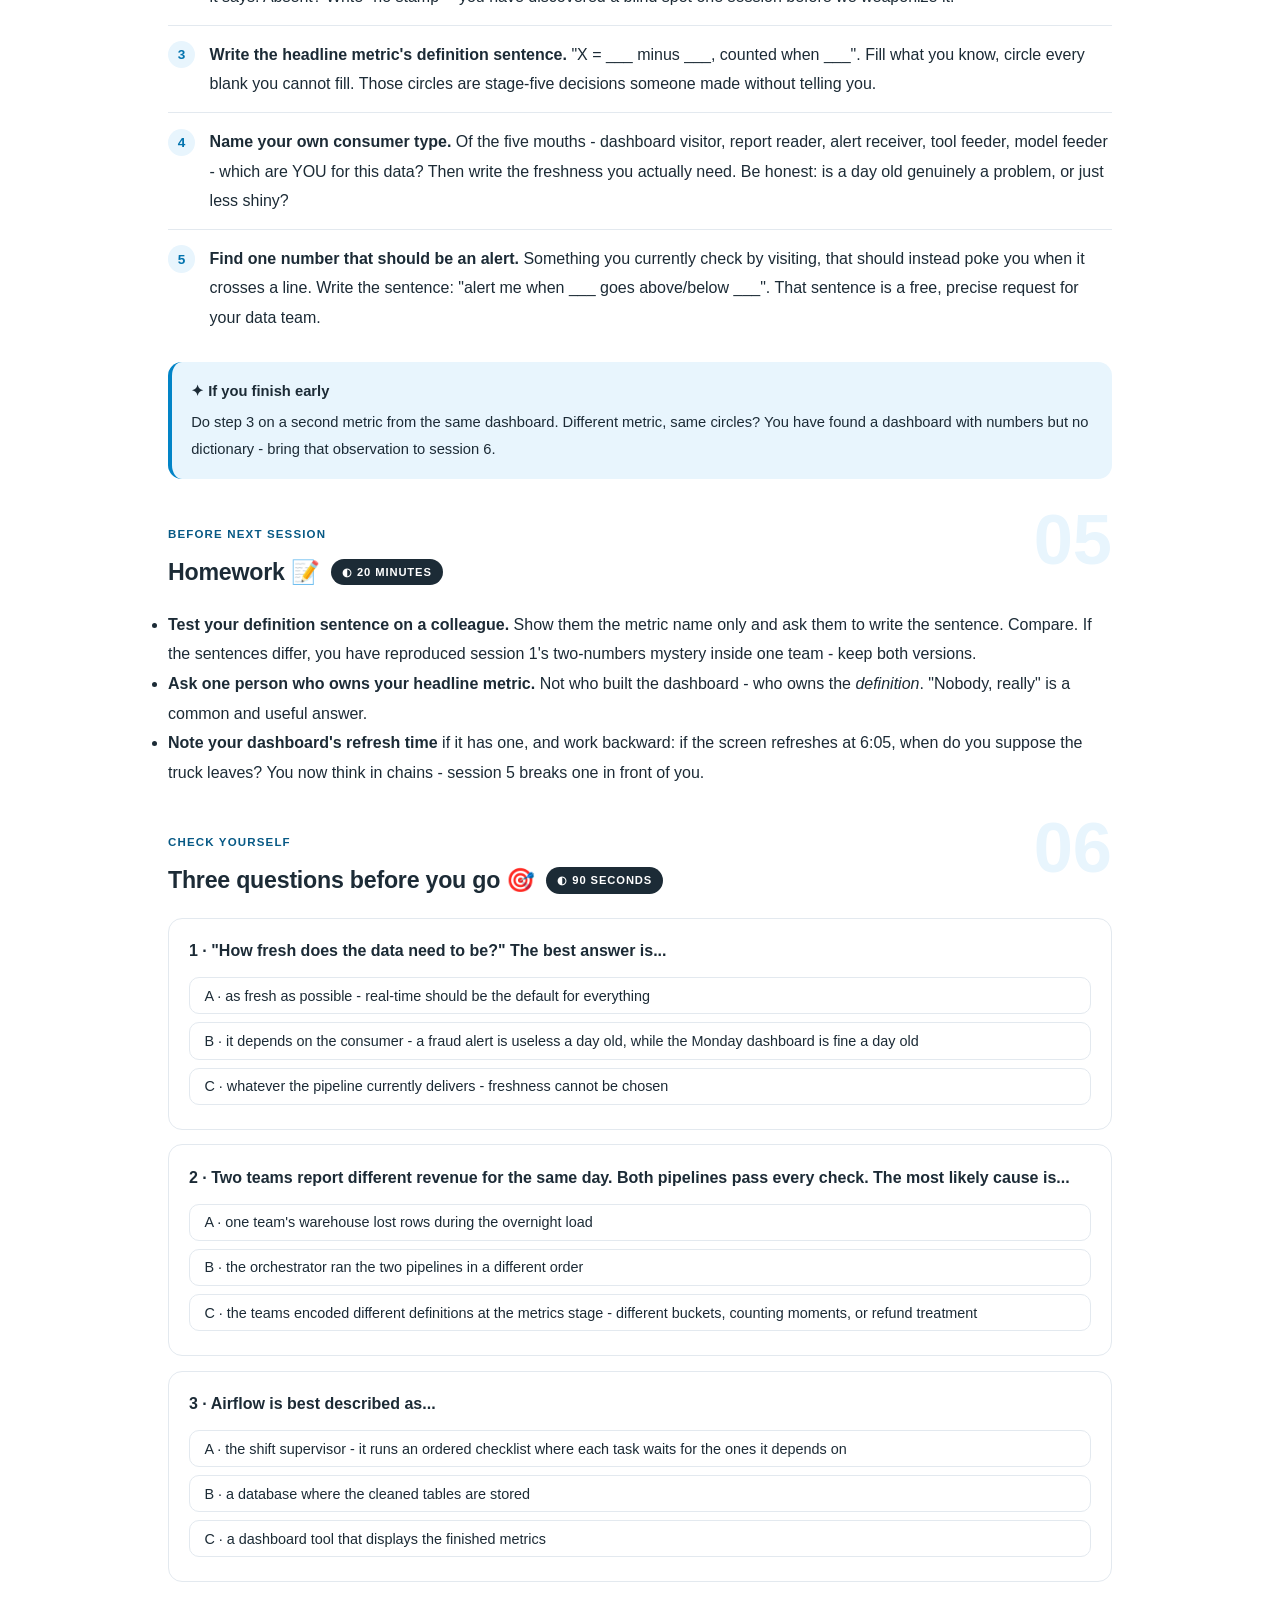
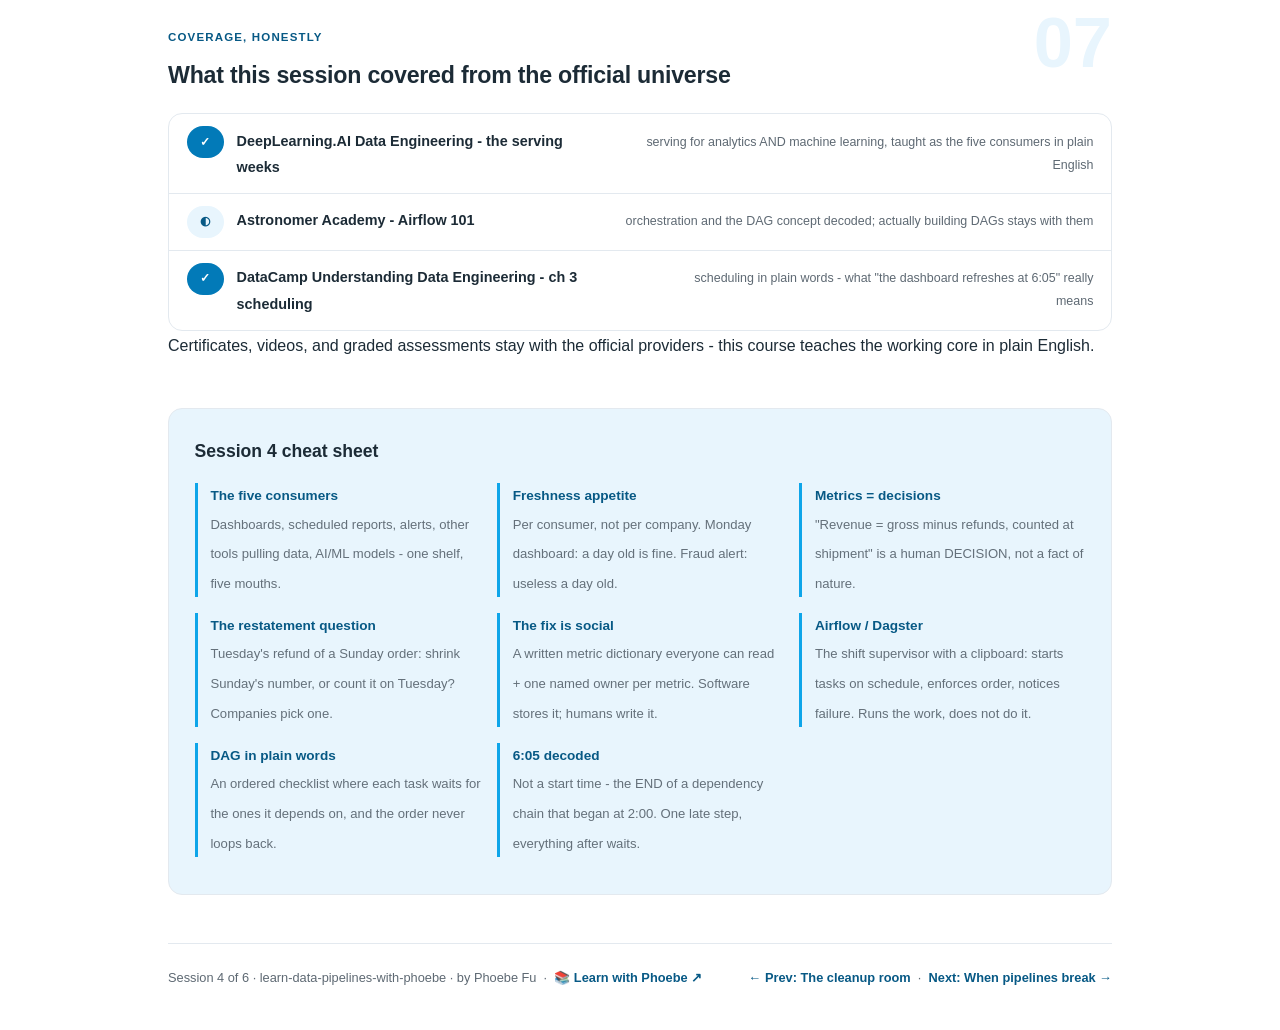
<file: courses/04-the-last-mile.html>
<!DOCTYPE html>
<html lang="en">
<head>
<meta charset="UTF-8">
<meta name="viewport" content="width=device-width, initial-scale=1.0">
<!-- social:start -->
<meta name="description" content="Sessions 2 and 3 were about machinery: trucks, shelves, the cleanup room. The last mile is different - it is a people problem wearing a technology costume. The hardest questions here are...">
<meta property="og:type" content="article">
<meta property="og:site_name" content="Learn with Phoebe">
<meta property="og:title" content="The last mile: dashboards, definitions, and who eats the data - learn data pipelines with phoebe">
<meta property="og:description" content="Sessions 2 and 3 were about machinery: trucks, shelves, the cleanup room. The last mile is different - it is a people problem wearing a technology costume. The hardest questions here are...">
<meta property="og:url" content="https://phoebefu6.github.io/learn-data-pipelines-with-phoebe/courses/04-the-last-mile.html">
<meta property="og:image" content="https://phoebefu6.github.io/learn-data-pipelines-with-phoebe/assets/og-cover.png">
<meta property="og:image:width" content="1200">
<meta property="og:image:height" content="630">
<meta name="twitter:card" content="summary_large_image">
<meta name="twitter:title" content="The last mile: dashboards, definitions, and who eats the data - learn data pipelines with phoebe">
<meta name="twitter:description" content="Sessions 2 and 3 were about machinery: trucks, shelves, the cleanup room. The last mile is different - it is a people problem wearing a technology costume. The hardest questions here are...">
<meta name="twitter:image" content="https://phoebefu6.github.io/learn-data-pipelines-with-phoebe/assets/og-cover.png">
<!-- social:end -->
<title>Session 4 · The last mile: dashboards, definitions, and who eats the data - learn data pipelines with phoebe</title>
<link rel="stylesheet" href="../assets/style.css?v=33">
</head>
<body>

<div class="toolbar">
  <div class="wrap">
    <span class="crumb"><a href="../index.html">learn-data-pipelines-with-phoebe</a> / Session 4 of 6</span>
    <button class="btn" id="toggle-all" type="button">Expand all</button>
    <button class="btn primary" id="zoom-toggle" type="button">Projector zoom: off</button>
  </div>
</div>

<header class="masthead">
  <div class="wrap">
    <div class="eyebrow">Learn Data Pipelines with Phoebe · Session 4 of 6</div>
    <h1>The last mile: dashboards, definitions, and <span class="accent">who eats the data</span></h1>
    <p class="sub">By 6:05am the pipeline has done everything right - picked up, shelved, cleaned, counted - and none of it matters yet. The last mile is where all that overnight work either becomes a decision or becomes wallpaper. Today: the five consumers of ready data, why the metrics stage is really a stack of human decisions wearing numbers, and the shift supervisor that makes the 2am truck leave before the 4:30 cleanup.</p>
    <div class="chip-row">
      <span class="chip level">🟡 Building</span>
      <span class="chip audience">No code, no jargon</span>
      <span class="chip audience">Anyone who reads dashboards</span>
      <span class="chip time">45 min + self-study depth</span>
    </div>
    <div class="agenda">
      <span class="a1" style="flex:1">0-3 · Welcome</span>
      <span class="a2" style="flex:4">3-22 · Concepts</span>
      <span class="a3" style="flex:4">22-40 · Read like a pro</span>
      <span class="a4" style="flex:1">40-45 · Q&amp;A</span>
    </div>
  </div>
</header>

<main class="wrap">

  <!-- ============ INTRO ============ -->
  <section class="section" id="intro">
    <div class="section-kicker">
      <span class="klabel">Part 0</span>
      <h2>Why this session exists</h2>
    </div>
    <p class="lede">Sessions 2 and 3 were about machinery: trucks, shelves, the cleanup room. The last mile is different - it is a people problem wearing a technology costume. The hardest questions here are not "which tool?" but "who needs this, how fresh, and what exactly does the number mean?" Get those wrong and a technically perfect pipeline delivers beautifully punctual numbers that nobody trusts and nobody opens.</p>
    <div class="legend">
      <span class="pill solid">Live - covered in session</span>
      <span class="pill light">Self-study - read after</span>
      <span class="pill peach">✦ Try it on your own dashboard</span>
      <span class="pill inkpill">☕ The Daybreak case</span>
    </div>
    <div class="callout win">
      <strong>★ What you walk out with today</strong>
      The five consumers of ready data and their very different freshness appetites, the realization that every metric definition is a human decision you are allowed to question, and the plain-English decode of Airflow - the name you have overheard most and understood least.
    </div>
    <div class="callout tip">
      <strong>Where we are on the map</strong>
      Order #8412 is cleaned and counted: $42 sitting inside Sunday's revenue. Today we walk the final stretch - metrics and serve, the last two boxes on your napkin - and meet the schedule that made every earlier stop happen in the right order.
    </div>
  </section>

  <!-- ============ PART 1: WHO EATS THE DATA ============ -->
  <section class="section" id="who-eats">
    <div class="section-kicker">
      <span class="klabel">Part 1 · covers the consumers</span>
      <h2>Who eats the data <span class="tag concept">6 min live</span></h2>
    </div>
    <p class="lede">Ask most people what a pipeline feeds and they say "the dashboard". True - and incomplete. The same cleaned, counted tables feed <strong>five different mouths</strong>, and each mouth has its own freshness appetite. Serving well is matching the shelf to the appetite, not making everything real-time by reflex.</p>

    <figure class="zoomable">
      <svg viewBox="0 0 880 470" xmlns="http://www.w3.org/2000/svg" role="img" aria-label="One ready-data shelf fanning out to five consumers, each with its own freshness appetite">
        <style>
          .lmT { font: 700 14px Inter, sans-serif; fill: #FFFFFF; }
          .lmS { font: 400 12px Inter, sans-serif; fill: #64707A; }
          .lmN { font: 600 14px Inter, sans-serif; fill: #3A2A0E; }
          .lmA { stroke: #C3CDD6; stroke-width: 2.5; fill: none; marker-end: url(#lmAh); }
          .lmE { font: 400 18px Inter, sans-serif; }
        </style>
        <defs>
          <marker id="lmAh" markerWidth="8" markerHeight="8" refX="6" refY="3" orient="auto">
            <path d="M0,0 L6,3 L0,6" fill="none" stroke="#C3CDD6" stroke-width="1.5"/>
          </marker>
        </defs>
        <rect x="30" y="200" width="170" height="70" rx="12" fill="#075985"/>
        <text class="lmE" x="46" y="242">🍽</text><text class="lmT" x="76" y="240">Ready data</text>
        <text class="lmS" x="30" y="294">cleaned + counted -</text>
        <text class="lmS" x="30" y="310">one shelf for all five</text>
        <line class="lmA" x1="200" y1="220" x2="324" y2="52"/>
        <line class="lmA" x1="200" y1="228" x2="324" y2="138"/>
        <line class="lmA" x1="200" y1="235" x2="324" y2="225"/>
        <line class="lmA" x1="200" y1="242" x2="324" y2="312"/>
        <line class="lmA" x1="200" y1="250" x2="324" y2="398"/>
        <rect x="330" y="26" width="180" height="50" rx="10" fill="#0284C7"/>
        <text class="lmE" x="342" y="58">📊</text><text class="lmT" x="370" y="57">Dashboards</text>
        <text class="lmS" x="530" y="46">the famous one - a day old is</text>
        <text class="lmS" x="530" y="62">fine; Monday 9am reads Sunday</text>
        <rect x="330" y="112" width="180" height="50" rx="10" fill="#0284C7"/>
        <text class="lmE" x="342" y="144">📧</text><text class="lmT" x="370" y="143">Reports + emails</text>
        <text class="lmS" x="530" y="132">scheduled sends - freshness</text>
        <text class="lmS" x="530" y="148">measured in days, not minutes</text>
        <rect x="330" y="199" width="180" height="50" rx="10" fill="#C08A3E"/>
        <text class="lmE" x="342" y="231">🚨</text><text class="lmT" x="370" y="230">Alerts</text>
        <text class="lmS" x="530" y="219">data that pokes YOU - a fraud</text>
        <text class="lmS" x="530" y="235">alert is useless a day old</text>
        <rect x="330" y="286" width="180" height="50" rx="10" fill="#0EA5E9"/>
        <text class="lmE" x="342" y="318">🔌</text><text class="lmT" x="370" y="317">Other tools</text>
        <text class="lmS" x="530" y="306">the finance model pulls the</text>
        <text class="lmS" x="530" y="322">same tables on its own clock</text>
        <rect x="330" y="372" width="180" height="50" rx="10" fill="#0EA5E9"/>
        <text class="lmE" x="342" y="404">🤖</text><text class="lmT" x="370" y="403">AI / ML models</text>
        <text class="lmS" x="530" y="392">Daybreak's churn predictor</text>
        <text class="lmS" x="530" y="408">eats the same cleaned tables</text>
        <rect x="30" y="436" width="14" height="14" rx="3" fill="#C08A3E"/>
        <text class="lmN" x="54" y="448">One shelf feeds five mouths - each with its own freshness appetite. Serving = matching the two.</text>
      </svg>
      <figcaption>🔍 Click to zoom - one ready-data shelf, five consumers, five freshness appetites</figcaption>
    </figure>

    <details class="card" open>
      <summary><span class="mode live">Live</span>Five mouths, five appetites<span class="mini">4 min</span><span class="caret">▶</span></summary>
      <div class="body">
        <p>Walk the fan-out with Daybreak's own shelf:</p>
        <ul>
          <li><strong>Dashboards</strong> - the famous consumer. The Monday revenue view is read at 9am about a weekend that already happened; data a few hours old is completely fine.</li>
          <li><strong>Scheduled reports and emails</strong> - the weekly numbers that arrive in an inbox. Freshness appetite: days. Nobody re-checks Tuesday's email on Wednesday.</li>
          <li><strong>Alerts</strong> - the one consumer that reverses the direction. Instead of you visiting the data, the data pokes YOU when something crosses a line. Appetite: minutes to hours. A fraud alert that arrives a day late is not an alert, it is a memo.</li>
          <li><strong>Other tools pulling data</strong> - the finance team's planning model pulls the cleaned order tables straight from the shelf. No screen involved; the consumer is another system.</li>
          <li><strong>AI and ML models</strong> - increasingly the biggest eater. Daybreak's churn predictor trains on the same cleaned tables the dashboard reads. Bad shelf, bad predictions - the pipeline you learned this week is also the AI's kitchen.</li>
        </ul>
        <p>The practical takeaway: <strong>"how fresh does it need to be?" has no single answer</strong> - it has one answer per consumer. Asking for "real-time everything" is like demanding same-hour delivery on furniture: possible, expensive, and usually pointless.</p>
        <div class="callout example"><span class="ex-pill">Real world</span>The industry textbook spine agrees: its serving stage explicitly covers analytics AND machine learning as destinations - the dashboard and the model are two mouths at the same table. That is why AI projects stall at companies with messy pipelines: the model eats from the same shelf you do.</div>
      </div>
    </details>

    <details class="card">
      <summary><span class="mode self">Self-study</span>Dashboard adoption - the quiet graveyard<span class="mini">3 min</span><span class="caret">▶</span></summary>
      <div class="body">
        <p>The best pipeline in the world loses to a number nobody opens. Every company has a dashboard graveyard: views built with care, refreshed punctually every night, opened by no one since the quarter they launched. The machinery did nothing wrong - the last mile failed as a <em>people</em> problem: wrong metric, wrong audience, wrong moment, or simply nobody's habit.</p>
        <p>Three honest signs a dashboard is alive: someone would notice within a day if it broke, a recurring meeting opens with it, and at least one person can name the decision it feeds. Zero out of three? It is wallpaper. When you audit your own dashboards in the demo, ask which of yours pass.</p>
      </div>
    </details>

    <div class="callout tip">
      <strong>✦ Try it before the demo</strong>
      List every way data reached you this week: dashboards you visited, emails that arrived, alerts that pinged, files another tool produced. Sort them into the five mouths. Most people discover they are three consumer types at once - with three different freshness needs they never stated out loud.
    </div>
  </section>

  <!-- ============ PART 2: METRICS ARE DECISIONS ============ -->
  <section class="section" id="metrics-decisions">
    <div class="section-kicker">
      <span class="klabel">Part 2 · covers the metrics stage</span>
      <h2>Metrics are decisions wearing numbers <span class="tag concept">8 min live</span></h2>
    </div>
    <p class="lede">Stage five is the strangest stop on the floor, because nothing mechanical happens there. The metrics stage is where <strong>humans encode judgment</strong>: "revenue = gross minus refunds, counted at shipment" looks like arithmetic, but every word of it is a DECISION someone made - not a fact of nature. This is the stage you, a non-builder, are most qualified to interrogate.</p>

    <details class="card">
      <summary><span class="mode live">Live</span>Order #8412 meets three human decisions<span class="mini">5 min</span><span class="caret">▶</span></summary>
      <div class="body">
        <p>Watch the $42 gift bundle hit stage five and force three choices that no computer can make:</p>
        <ul>
          <li><strong>What bucket?</strong> Is a gift bundle "subscription revenue" or "one-time revenue"? Daybreak's growth team wants it in subscriptions (gifts convert to subscribers); finance wants it one-time (no recurring contract). Both are defensible. Someone has to pick, write it down, and live with it.</li>
          <li><strong>Counted when?</strong> At purchase (11:41pm Sunday), or at shipment (Tuesday)? Sunday's revenue number changes depending on the answer - same order, same $42, different day.</li>
          <li><strong>What about the refund?</strong> On Tuesday the recipient's address bounces and the order is refunded. Does that refund <em>restate</em> Sunday's number (Sunday quietly shrinks by $42 after everyone already saw it), or does it land as a negative on Tuesday? Restatement keeps history "true" but makes numbers people quoted change under their feet. Counting on Tuesday keeps history stable but means Sunday was, strictly, wrong forever. Companies pick one - and most dashboard readers never learn which.</li>
        </ul>
        <p>Remember session 1's quiz: two departments, two "yesterday's revenue" numbers, both pipelines healthy. Now you can name the crime scene precisely - <strong>different definitions bolted on at stage five</strong>. The machinery below was identical; the judgment on top was not.</p>
        <div class="callout example"><span class="ex-pill">Real world</span>Daybreak's version of the classic fight: growth reported the gift-bundle promo as a subscription-revenue win, finance reported flat subscriptions the same week. Two healthy pipelines, one $42 order, two truths. The meeting that resolved it did not touch a single tool - it produced a sentence: "gift bundles count as one-time revenue, counted at shipment, refunds restate."</div>
      </div>
    </details>

    <details class="card">
      <summary><span class="mode live">Live</span>What a dictionary entry looks like<span class="mini">3 min</span><span class="caret">▶</span></summary>
      <div class="body">
        <p>The whole cure fits in one row that anyone in the company can read:</p>
        <table class="clean">
          <tr><th>Metric</th><th>Definition sentence</th><th>Counted when</th><th>Refunds</th><th>Owner</th></tr>
          <tr><td>Revenue (daily)</td><td>Gross order value minus refunds, gift bundles counted as one-time</td><td>At shipment</td><td>Restate the original day</td><td>Head of Finance</td></tr>
        </table>
        <p>Boring on purpose. Every column answers a fight before it happens: the bucket fight, the counting-moment fight, the restatement fight, and the "who decided this?" fight. When Daybreak's growth and finance teams finally agreed on the sentence above, neither pipeline changed - only the arguments stopped. That is the metrics stage working.</p>
      </div>
    </details>

    <details class="card">
      <summary><span class="mode self">Self-study</span>The fix is social: a metric dictionary with owners<span class="mini">3 min</span><span class="caret">▶</span></summary>
      <div class="body">
        <p>The cure for definition drift is embarrassingly low-tech: <strong>a written metric dictionary everyone can read</strong>, and <strong>one named owner per metric</strong>. The dictionary entry is just your definition sentence with the blanks filled: what is included, what is subtracted, counted when, restated or not. The owner is the person allowed to change the sentence - and obliged to announce it when they do.</p>
        <p>Notice what this is not: it is not a tool purchase. Teams sometimes buy software hoping it will settle definitions for them; software can <em>store</em> the sentence, but a human still has to write it. If your company has a dashboard but no dictionary, you have numbers without meanings - and now you know exactly what to ask for.</p>
        <p>Your move as a reader: for any metric you rely on, ask "where is the written definition, and who owns it?" A good data team lights up at this question. A shrug is itself an answer - and session 6 teaches you how to escalate it politely.</p>
      </div>
    </details>
  </section>

  <!-- ============ PART 3: THE SCHEDULE ============ -->
  <section class="section" id="schedule">
    <div class="section-kicker">
      <span class="klabel">Part 3 · covers orchestration</span>
      <h2>The schedule that runs the floor <span class="tag concept">6 min live</span></h2>
    </div>
    <p class="lede">One puzzle remains from order #8412's night. The 2:00am truck must leave BEFORE the 4:30 cleanup, which must finish BEFORE the 5:45 counting, which must finish before the 6:05 refresh. Who enforces that order? Not a person - a piece of software whose name you have definitely overheard: <strong>Airflow</strong> (and its younger colleague <strong>Dagster</strong>). Plain-English job description: <strong>the shift supervisor with a clipboard</strong>.</p>

    <figure class="zoomable">
      <svg viewBox="0 0 880 430" xmlns="http://www.w3.org/2000/svg" role="img" aria-label="The overnight dependency chain as a supervisor's clipboard checklist from 2:00am to 6:05am">
        <style>
          .scT { font: 700 14px Inter, sans-serif; fill: #1C2B36; }
          .scC { font: 800 13px Inter, sans-serif; fill: #0284C7; }
          .scX { font: 400 13px Inter, sans-serif; fill: #1C2B36; }
          .scS { font: 400 12px Inter, sans-serif; fill: #64707A; }
          .scN { font: 600 14px Inter, sans-serif; fill: #3A2A0E; }
          .scA { stroke: #C3CDD6; stroke-width: 2.5; fill: none; marker-end: url(#scAh); }
          .scK { font: 700 13px Inter, sans-serif; fill: #0284C7; }
        </style>
        <defs>
          <marker id="scAh" markerWidth="8" markerHeight="8" refX="6" refY="3" orient="auto">
            <path d="M0,0 L6,3 L0,6" fill="none" stroke="#C3CDD6" stroke-width="1.5"/>
          </marker>
        </defs>
        <rect x="40" y="36" width="600" height="330" rx="14" fill="#F8F0E1"/>
        <path d="M298,22 h84 a8,8 0 0 1 8,8 v10 a8,8 0 0 1 -8,8 h-84 a8,8 0 0 1 -8,-8 v-10 a8,8 0 0 1 8,-8 z" fill="#C08A3E"/>
        <text class="scT" x="70" y="78">Daybreak overnight run - do in order</text>
        <rect x="70" y="98" width="18" height="18" rx="4" fill="#FFFFFF" stroke="#C3CDD6"/>
        <text class="scK" x="73" y="112">✓</text>
        <text class="scC" x="104" y="112">2:00</text>
        <text class="scX" x="150" y="112">Pickup - copy new orders out of the app</text>
        <line class="scA" x1="79" y1="122" x2="79" y2="140"/>
        <rect x="70" y="148" width="18" height="18" rx="4" fill="#FFFFFF" stroke="#C3CDD6"/>
        <text class="scK" x="73" y="162">✓</text>
        <text class="scC" x="104" y="162">2:15</text>
        <text class="scX" x="150" y="162">Land raw - shelve the untouched copy</text>
        <line class="scA" x1="79" y1="172" x2="79" y2="190"/>
        <rect x="70" y="198" width="18" height="18" rx="4" fill="#FFFFFF" stroke="#C3CDD6"/>
        <text class="scK" x="73" y="212">✓</text>
        <text class="scC" x="104" y="212">4:30</text>
        <text class="scX" x="150" y="212">Clean - dedupe, drop tests, join refunds</text>
        <line class="scA" x1="79" y1="222" x2="79" y2="240"/>
        <rect x="70" y="248" width="18" height="18" rx="4" fill="#FFFFFF" stroke="#C3CDD6"/>
        <text class="scK" x="73" y="262">✓</text>
        <text class="scC" x="104" y="262">5:45</text>
        <text class="scX" x="150" y="262">Count - apply the metric definitions</text>
        <line class="scA" x1="79" y1="272" x2="79" y2="290"/>
        <rect x="70" y="298" width="18" height="18" rx="4" fill="#FFFFFF" stroke="#C3CDD6"/>
        <text class="scK" x="73" y="312">✓</text>
        <text class="scC" x="104" y="312">6:05</text>
        <text class="scX" x="150" y="312">Refresh - the dashboard reads new tables</text>
        <path d="M672,150 h12 v160 h-12" stroke="#7DD3FC" stroke-width="3" fill="none"/>
        <text class="scS" x="700" y="200">waits for: each step</text>
        <text class="scS" x="700" y="216">runs only after the</text>
        <text class="scS" x="700" y="232">ones above it finish -</text>
        <text class="scS" x="700" y="248">if 4:30 runs late,</text>
        <text class="scS" x="700" y="264">5:45 and 6:05 wait</text>
        <rect x="40" y="394" width="14" height="14" rx="3" fill="#C08A3E"/>
        <text class="scN" x="64" y="406">"The dashboard refreshes at 6:05" means: the chain that started at 2:00 finished on time.</text>
      </svg>
      <figcaption>🔍 Click to zoom - the overnight run as a clipboard checklist, each step waiting for the one above</figcaption>
    </figure>

    <details class="card">
      <summary><span class="mode live">Live</span>Airflow decoded, and the word DAG in plain words<span class="mini">4 min</span><span class="caret">▶</span></summary>
      <div class="body">
        <p>An orchestrator like Airflow or Dagster does three unglamorous, essential things:</p>
        <ul>
          <li><strong>Starts tasks on schedule</strong> - the 2:00am pickup fires because the clipboard says 2:00am, not because anyone is awake.</li>
          <li><strong>Enforces order</strong> - the cleanup does not start until the pickup reports done. The counting waits for the cleanup. Nothing jumps the queue.</li>
          <li><strong>Notices failure</strong> - when a step fails, the supervisor stops everything downstream, retries, and (if configured) wakes a human up.</li>
        </ul>
        <p>The scary acronym: engineers call the clipboard a <strong>DAG</strong>. In plain words, a DAG is <strong>an ordered checklist where each task waits for the ones it depends on</strong> - and the order can never loop back on itself (the cleanup cannot depend on the counting that depends on the cleanup). That is the entire idea. The three letters are just math vocabulary for "checklist with arrows".</p>
        <p>And now the sentence "the dashboard refreshes at 6:05" changes meaning forever: 6:05 is not when something <em>starts</em> - it is the <strong>END of a dependency chain that began at 2:00</strong>. The refresh is the last checkbox on a four-hour clipboard.</p>
        <div class="callout example"><span class="ex-pill">Real world</span>This is why late data cascades. When one step fails or stalls, everything after it waits - a 2am truck that arrives at 5am pushes cleaning, counting, and the refresh past 9am, and the Monday meeting opens on yesterday's numbers. Session 5 breaks this floor on purpose and teaches you to catch it.</div>
      </div>
    </details>

    <details class="card">
      <summary><span class="mode self">Self-study</span>What the supervisor does not do<span class="mini">2 min</span><span class="caret">▶</span></summary>
      <div class="body">
        <p>Worth being precise, because Airflow gets blamed for everything: the supervisor <strong>runs the checklist; it does not do the work</strong>. It is not a database (the shelf is), not a cleaning tool (the transform step is), not a dashboard (the serve stage is). If the cleaning rules are wrong, Airflow will execute the wrong rules punctually, forever, with a green checkmark.</p>
        <p>Building and debugging real DAGs is genuinely deep work - Astronomer's free Airflow 101 path exists for exactly that, and this course happily leaves the building to them. What you keep is the concept: somewhere in your company, a clipboard decides what runs when, and "when does my dashboard actually refresh?" is a question about the END of that clipboard.</p>
      </div>
    </details>
  </section>

  <!-- ============ DEMO ============ -->
  <section class="section" id="demo">
    <div class="section-kicker">
      <span class="klabel">Everyone reads</span>
      <h2>Read a dashboard like a pro 🕵 <span class="tag demo">★ 18 min · everyone works</span></h2>
    </div>
    <p class="lede">Open the dashboard you use most - the real one, on your laptop or phone. You are going to read it the way a data professional does: not the numbers first, but the machinery and the definitions behind them. Blanks are findings, not failures.</p>
    <div class="steps">
      <div class="step"><p><strong>Open your most-used dashboard.</strong> The one you would actually miss. Write down its name and the one decision it feeds - if you cannot name a decision, that is finding number one.</p></div>
      <div class="step"><p><strong>Find the freshness stamp.</strong> Hunt for "last updated", "data through", or a timestamp anywhere on the page. Found it? Note what it says. Absent? Write "no stamp" - you have discovered a blind spot one session before we weaponize it.</p></div>
      <div class="step"><p><strong>Write the headline metric's definition sentence.</strong> "X = ___ minus ___, counted when ___". Fill what you know, circle every blank you cannot fill. Those circles are stage-five decisions someone made without telling you.</p></div>
      <div class="step"><p><strong>Name your own consumer type.</strong> Of the five mouths - dashboard visitor, report reader, alert receiver, tool feeder, model feeder - which are YOU for this data? Then write the freshness you actually need. Be honest: is a day old genuinely a problem, or just less shiny?</p></div>
      <div class="step"><p><strong>Find one number that should be an alert.</strong> Something you currently check by visiting, that should instead poke you when it crosses a line. Write the sentence: "alert me when ___ goes above/below ___". That sentence is a free, precise request for your data team.</p></div>
    </div>
    <div class="callout tip">
      <strong>✦ If you finish early</strong>
      Do step 3 on a second metric from the same dashboard. Different metric, same circles? You have found a dashboard with numbers but no dictionary - bring that observation to session 6.
    </div>
  </section>

  <!-- ============ EXERCISE ============ -->
  <section class="section" id="exercise">
    <div class="section-kicker">
      <span class="klabel">Before next session</span>
      <h2>Homework 📝 <span class="tag exercise">◐ 20 minutes</span></h2>
    </div>
    <ul>
      <li><strong>Test your definition sentence on a colleague.</strong> Show them the metric name only and ask them to write the sentence. Compare. If the sentences differ, you have reproduced session 1's two-numbers mystery inside one team - keep both versions.</li>
      <li><strong>Ask one person who owns your headline metric.</strong> Not who built the dashboard - who owns the <em>definition</em>. "Nobody, really" is a common and useful answer.</li>
      <li><strong>Note your dashboard's refresh time</strong> if it has one, and work backward: if the screen refreshes at 6:05, when do you suppose the truck leaves? You now think in chains - session 5 breaks one in front of you.</li>
    </ul>
  </section>

  <!-- ============ QUIZ ============ -->
  <section class="section" id="quiz">
    <div class="section-kicker">
      <span class="klabel">Check yourself</span>
      <h2>Three questions before you go 🎯 <span class="tag exercise">◐ 90 seconds</span></h2>
    </div>
    <div class="quiz-q" data-answer="1">
      <p class="qtext">1 · "How fresh does the data need to be?" The best answer is...</p>
      <button class="qopt" type="button">A · as fresh as possible - real-time should be the default for everything</button>
      <button class="qopt" type="button">B · it depends on the consumer - a fraud alert is useless a day old, while the Monday dashboard is fine a day old</button>
      <button class="qopt" type="button">C · whatever the pipeline currently delivers - freshness cannot be chosen</button>
      <p class="qwhy">Freshness is a per-consumer promise, not one number. The five mouths eat from the same shelf with wildly different appetites - and real-time everywhere is expensive furniture-by-courier. Matching appetite to delivery is what serving means.</p>
    </div>
    <div class="quiz-q" data-answer="2">
      <p class="qtext">2 · Two teams report different revenue for the same day. Both pipelines pass every check. The most likely cause is...</p>
      <button class="qopt" type="button">A · one team's warehouse lost rows during the overnight load</button>
      <button class="qopt" type="button">B · the orchestrator ran the two pipelines in a different order</button>
      <button class="qopt" type="button">C · the teams encoded different definitions at the metrics stage - different buckets, counting moments, or refund treatment</button>
      <p class="qwhy">The machinery is identical and healthy; the judgment on top is not. Gift bundle in subscriptions or one-time? Counted at purchase or shipment? Refunds restated or not? Stage five is human decisions wearing numbers - and the fix is a written dictionary with owners, not a new tool.</p>
    </div>
    <div class="quiz-q" data-answer="0">
      <p class="qtext">3 · Airflow is best described as...</p>
      <button class="qopt" type="button">A · the shift supervisor - it runs an ordered checklist where each task waits for the ones it depends on</button>
      <button class="qopt" type="button">B · a database where the cleaned tables are stored</button>
      <button class="qopt" type="button">C · a dashboard tool that displays the finished metrics</button>
      <p class="qwhy">Airflow (and Dagster) starts tasks on schedule, enforces order, and notices failure - it runs the clipboard, it does not do the work. Not a shelf, not a screen. And "refreshes at 6:05" means the chain that started at 2:00 reached its last checkbox.</p>
    </div>
    <p class="quiz-score"></p>
  </section>

  <!-- ============ SOURCES COVERED ============ -->
  <section class="section" id="official">
    <div class="section-kicker">
      <span class="klabel">Coverage, honestly</span>
      <h2>What this session covered from the official universe</h2>
    </div>
    <div class="covered">
      <div class="covered-row"><span class="status pill solid">✓</span><span class="name">DeepLearning.AI Data Engineering - the serving weeks</span><span class="note">serving for analytics AND machine learning, taught as the five consumers in plain English</span></div>
      <div class="covered-row"><span class="status pill light">◐</span><span class="name">Astronomer Academy - Airflow 101</span><span class="note">orchestration and the DAG concept decoded; actually building DAGs stays with them</span></div>
      <div class="covered-row"><span class="status pill solid">✓</span><span class="name">DataCamp Understanding Data Engineering - ch 3 scheduling</span><span class="note">scheduling in plain words - what "the dashboard refreshes at 6:05" really means</span></div>
    </div>
    <p>Certificates, videos, and graded assessments stay with the official providers - this course teaches the working core in plain English.</p>
  </section>

  <!-- ============ CHEAT SHEET ============ -->
  <section class="cheat" id="cheatsheet">
    <h3>Session 4 cheat sheet</h3>
    <div class="grid-2">
      <div class="cheat-item"><b>The five consumers</b><span>Dashboards, scheduled reports, alerts, other tools pulling data, AI/ML models - one shelf, five mouths.</span></div>
      <div class="cheat-item"><b>Freshness appetite</b><span>Per consumer, not per company. Monday dashboard: a day old is fine. Fraud alert: useless a day old.</span></div>
      <div class="cheat-item"><b>Metrics = decisions</b><span>"Revenue = gross minus refunds, counted at shipment" is a human DECISION, not a fact of nature.</span></div>
      <div class="cheat-item"><b>The restatement question</b><span>Tuesday's refund of a Sunday order: shrink Sunday's number, or count it on Tuesday? Companies pick one.</span></div>
      <div class="cheat-item"><b>The fix is social</b><span>A written metric dictionary everyone can read + one named owner per metric. Software stores it; humans write it.</span></div>
      <div class="cheat-item"><b>Airflow / Dagster</b><span>The shift supervisor with a clipboard: starts tasks on schedule, enforces order, notices failure. Runs the work, does not do it.</span></div>
      <div class="cheat-item"><b>DAG in plain words</b><span>An ordered checklist where each task waits for the ones it depends on, and the order never loops back.</span></div>
      <div class="cheat-item"><b>6:05 decoded</b><span>Not a start time - the END of a dependency chain that began at 2:00. One late step, everything after waits.</span></div>
    </div>
  </section>

  <footer class="pagefoot">
    <span>Session 4 of 6 · learn-data-pipelines-with-phoebe · by Phoebe Fu &nbsp;·&nbsp; 📚 <a href="https://phoebefu6.github.io/learn-with-phoebe/">Learn with Phoebe ↗</a></span>
    <span><a href="03-the-cleanup-room.html">← Prev: The cleanup room</a> &nbsp;·&nbsp; <a href="05-when-pipelines-break.html">Next: When pipelines break →</a></span>
  </footer>

</main>

<script src="../assets/app.js?v=31"></script>
</body>
</html>
</file>
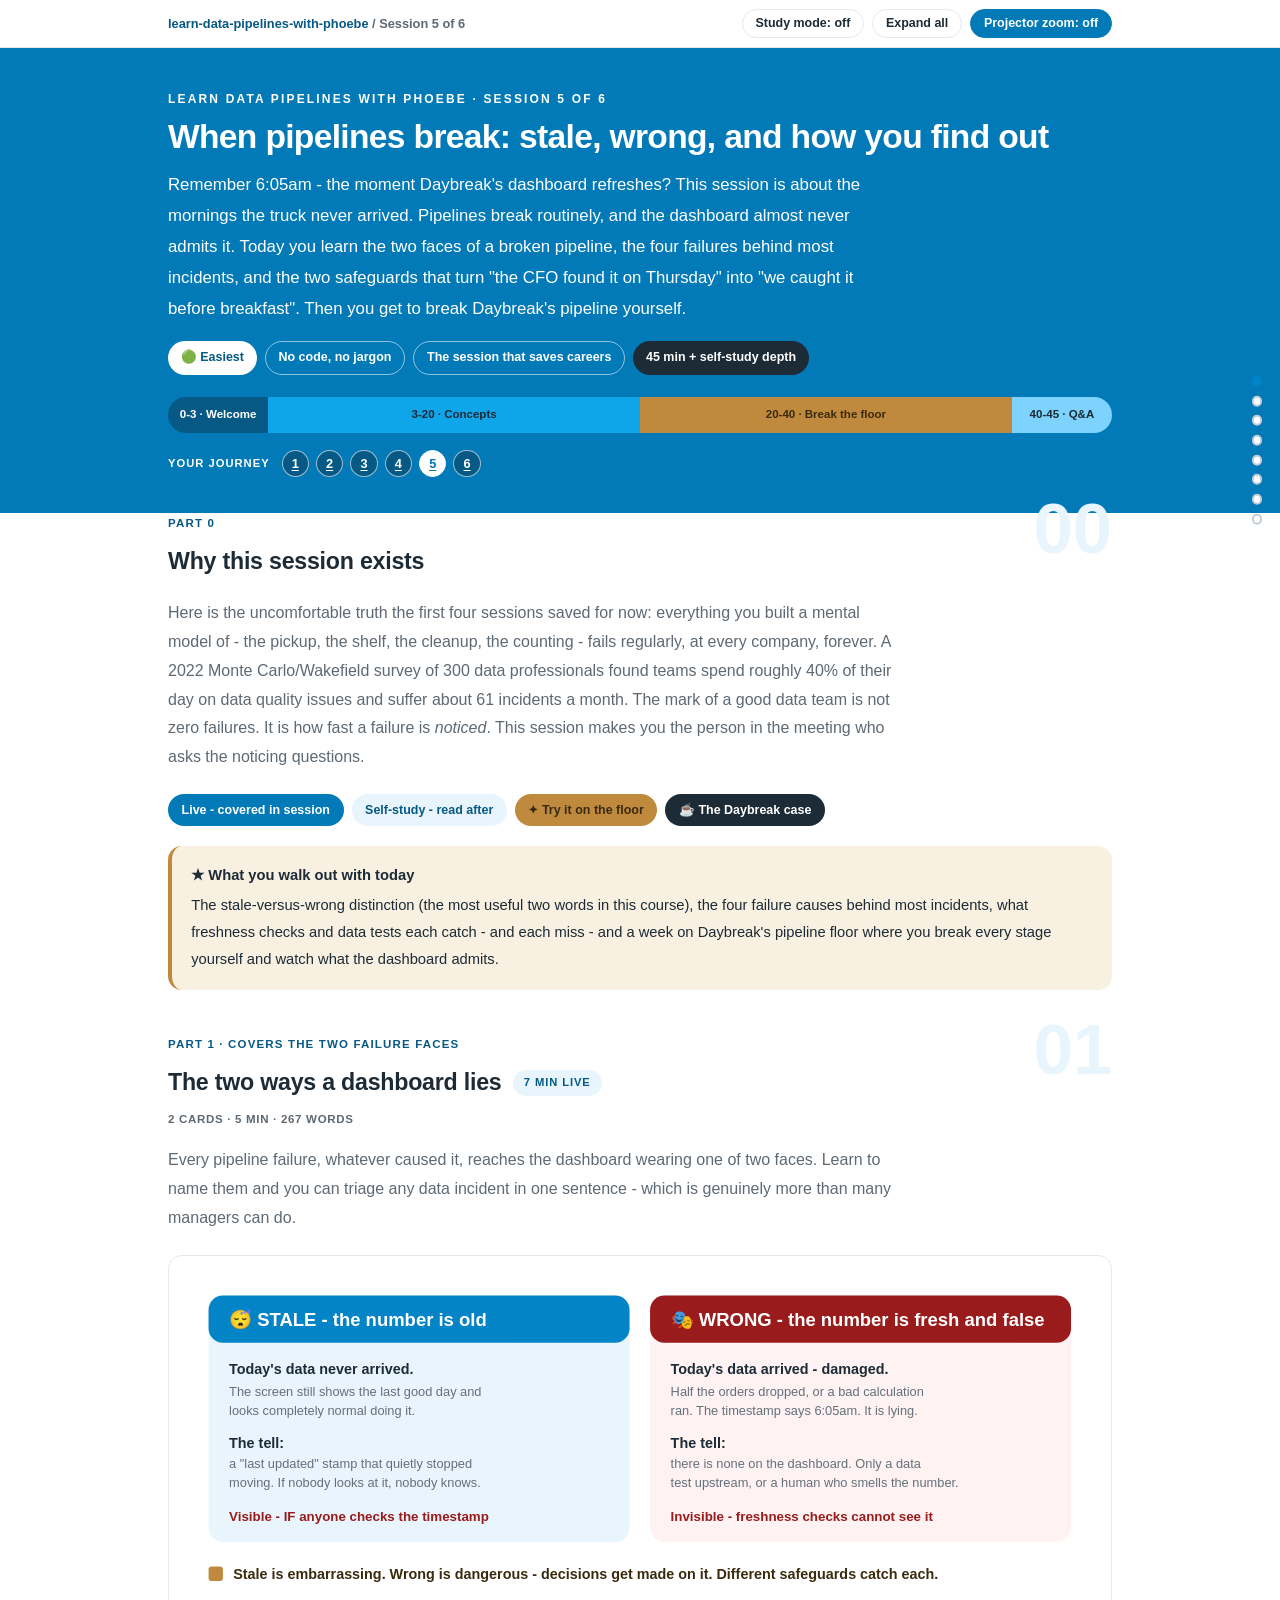
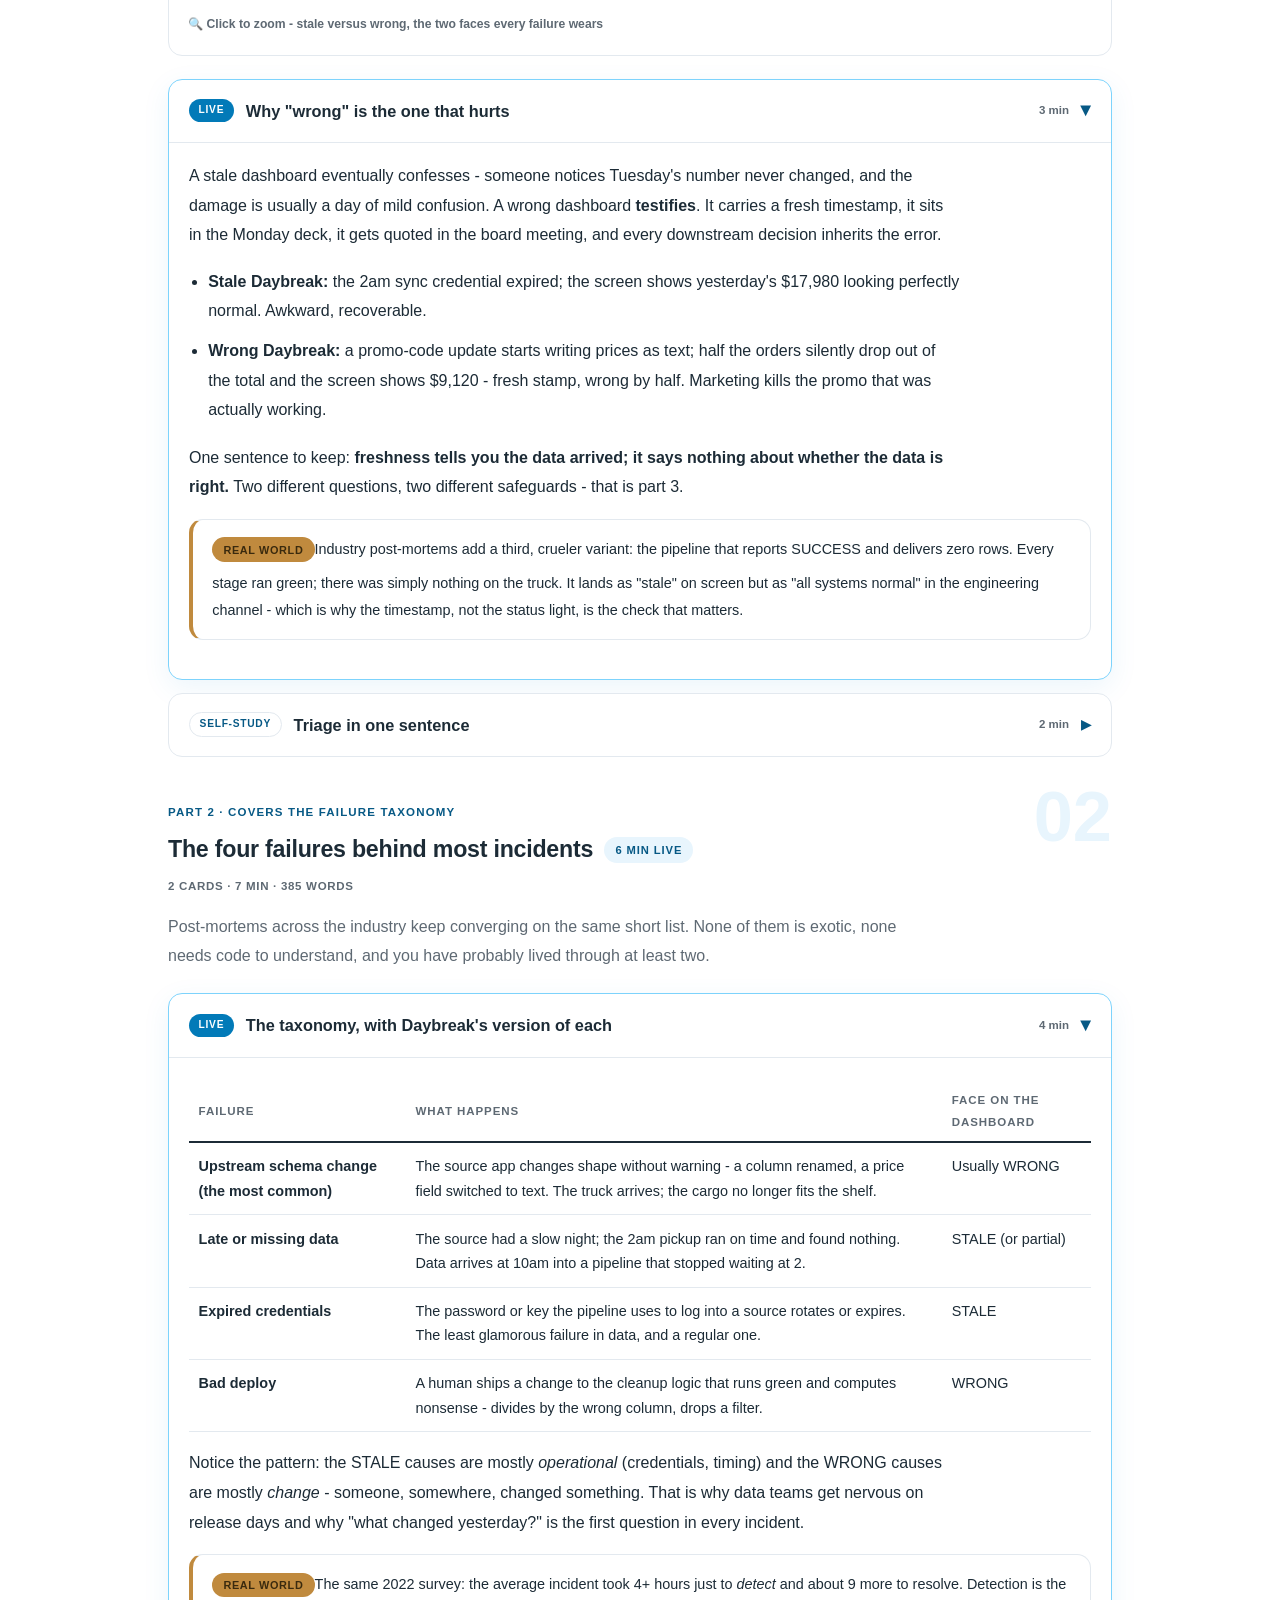
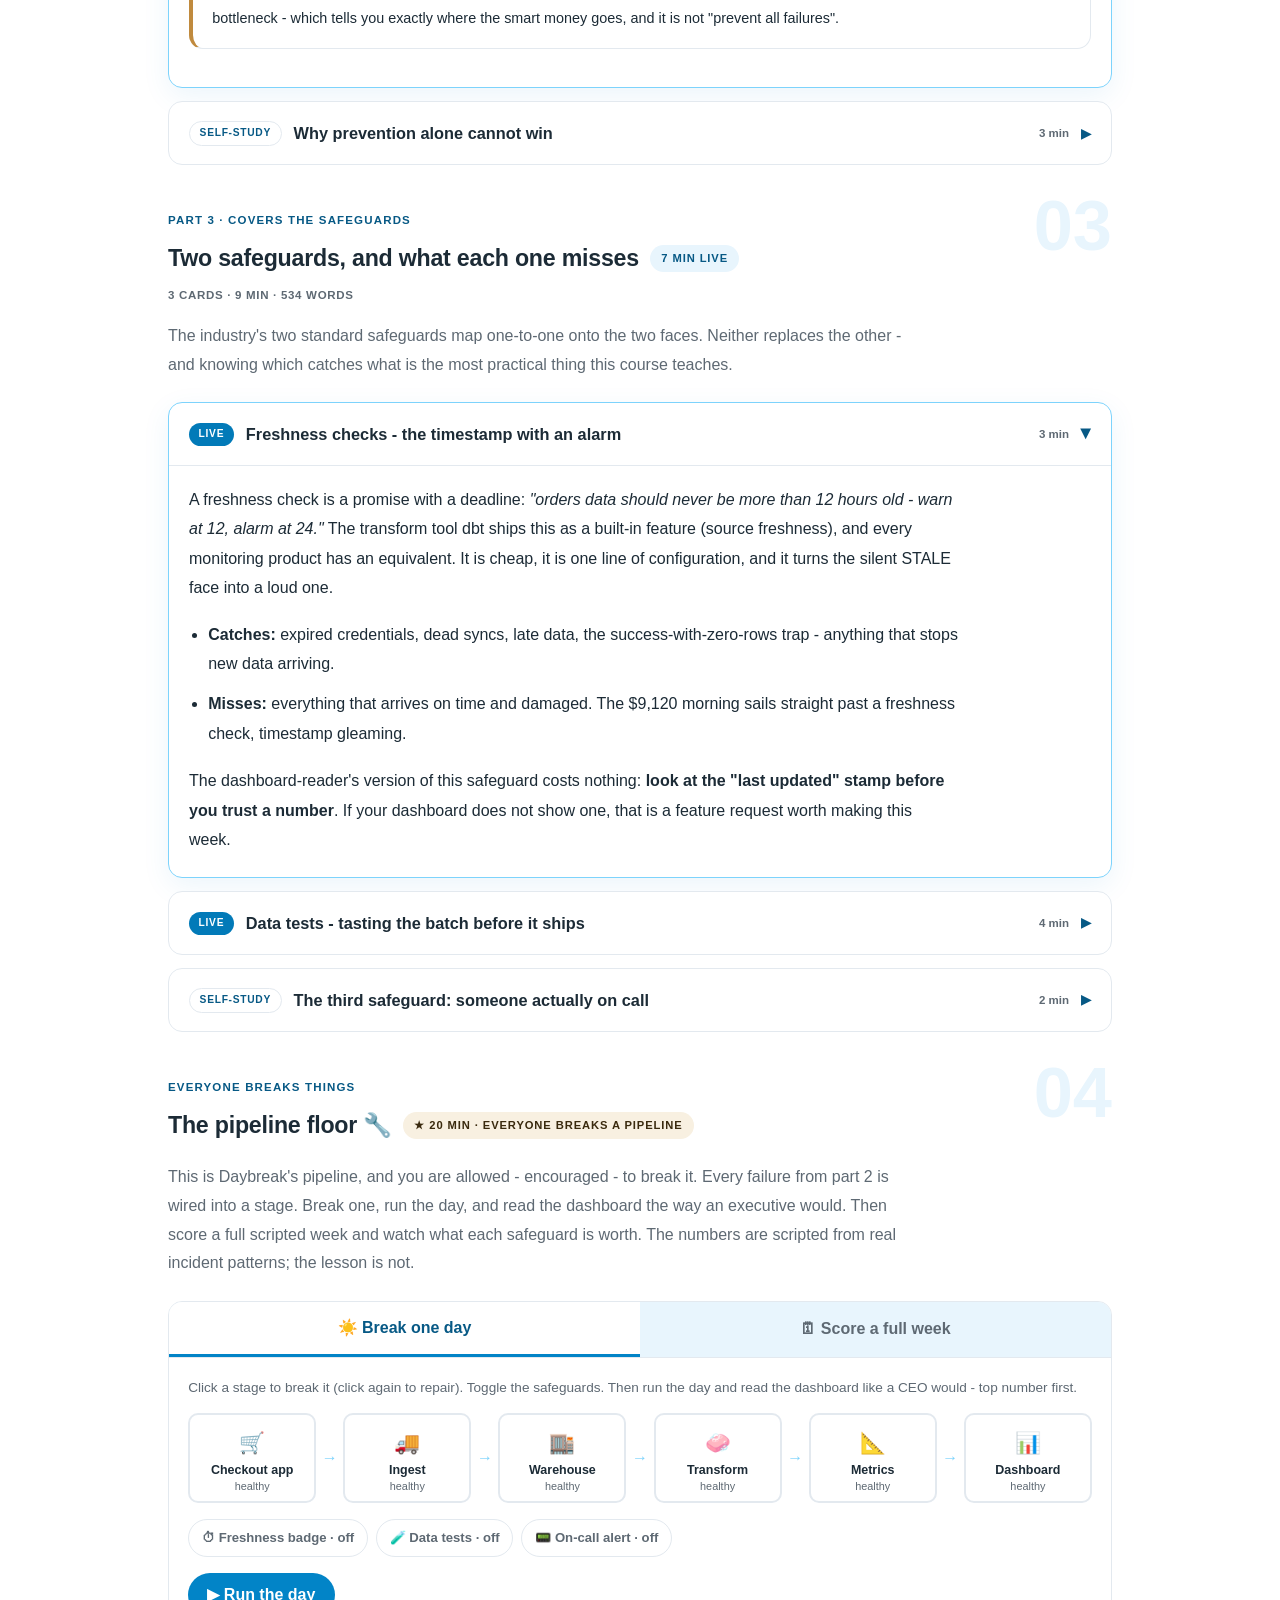
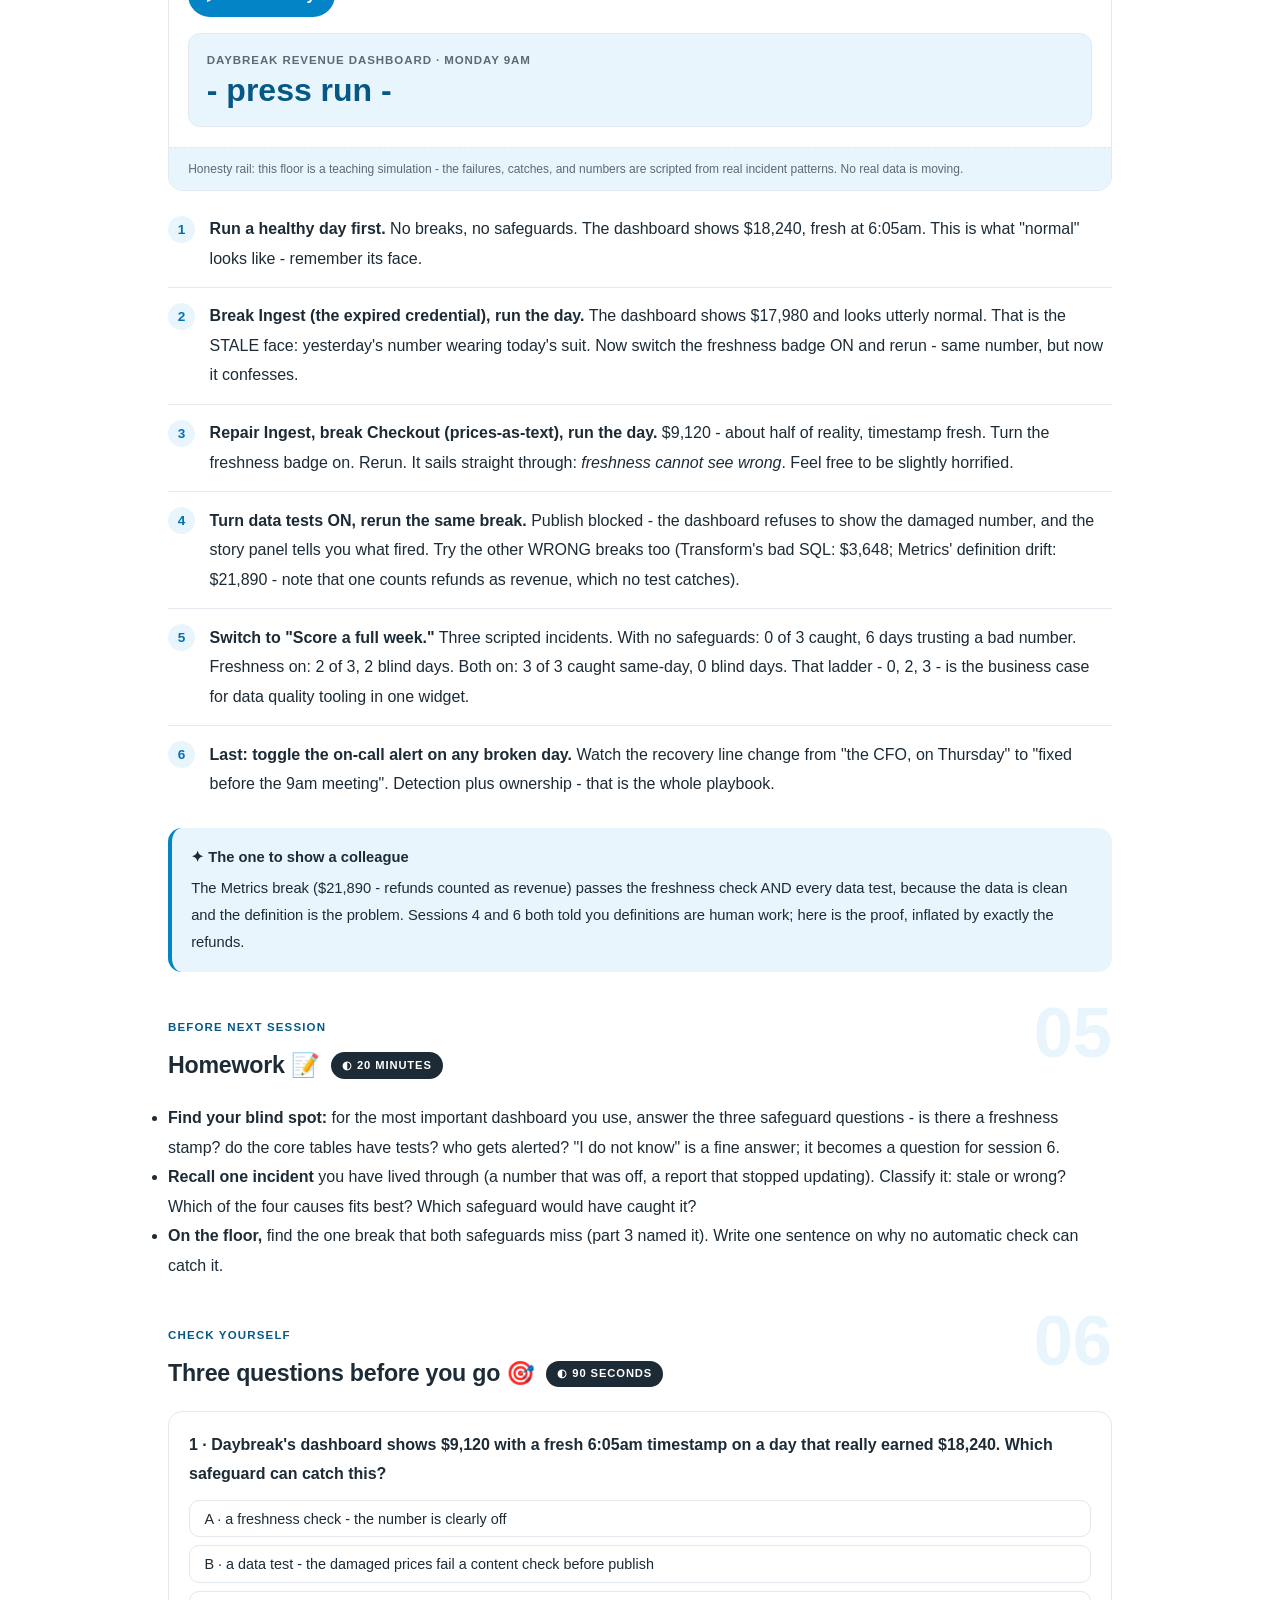
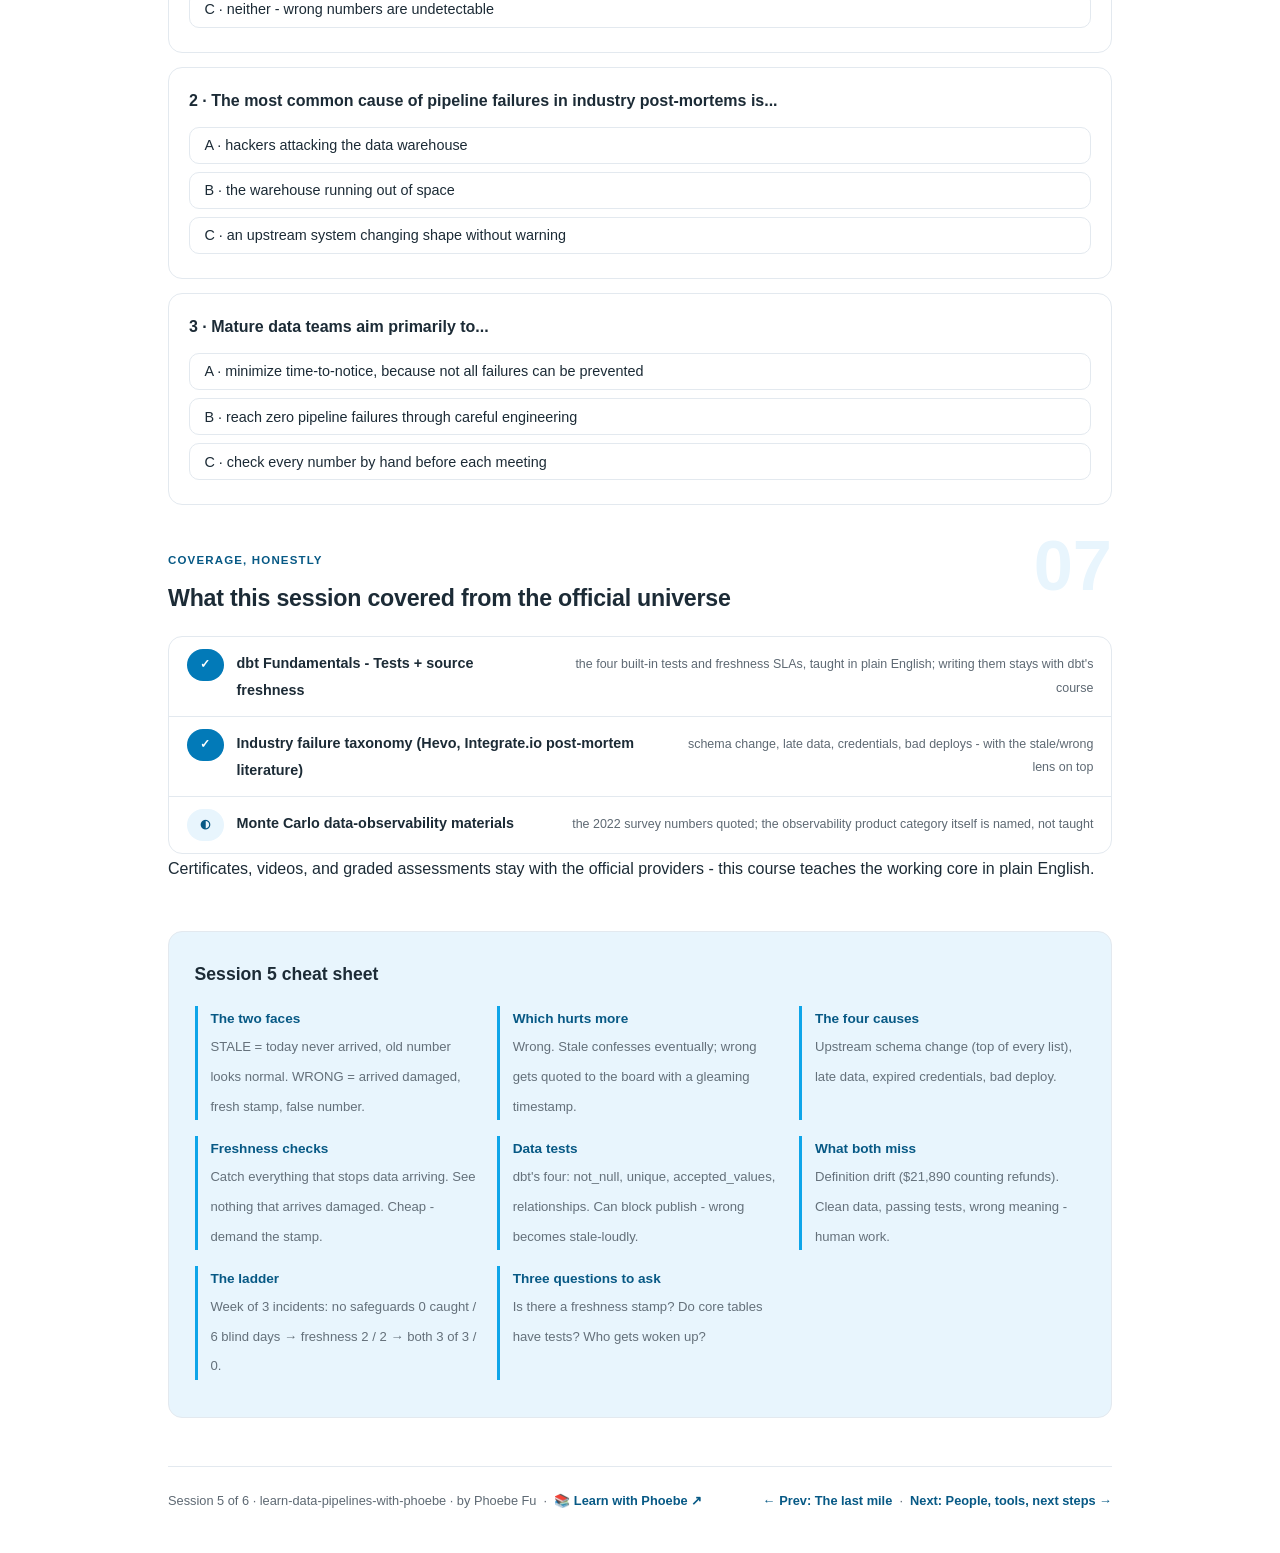
<file: courses/05-when-pipelines-break.html>
<!DOCTYPE html>
<html lang="en">
<head>
<meta charset="UTF-8">
<meta name="viewport" content="width=device-width, initial-scale=1.0">
<!-- social:start -->
<meta name="description" content="Here is the uncomfortable truth the first four sessions saved for now: everything you built a mental model of - the pickup, the shelf, the cleanup, the counting - fails regularly, at every...">
<meta property="og:type" content="article">
<meta property="og:site_name" content="Learn with Phoebe">
<meta property="og:title" content="When pipelines break: stale, wrong, and how you find out - learn data pipelines with phoebe">
<meta property="og:description" content="Here is the uncomfortable truth the first four sessions saved for now: everything you built a mental model of - the pickup, the shelf, the cleanup, the counting - fails regularly, at every...">
<meta property="og:url" content="https://phoebefu6.github.io/learn-data-pipelines-with-phoebe/courses/05-when-pipelines-break.html">
<meta property="og:image" content="https://phoebefu6.github.io/learn-data-pipelines-with-phoebe/assets/og-cover.png">
<meta property="og:image:width" content="1200">
<meta property="og:image:height" content="630">
<meta name="twitter:card" content="summary_large_image">
<meta name="twitter:title" content="When pipelines break: stale, wrong, and how you find out - learn data pipelines with phoebe">
<meta name="twitter:description" content="Here is the uncomfortable truth the first four sessions saved for now: everything you built a mental model of - the pickup, the shelf, the cleanup, the counting - fails regularly, at every...">
<meta name="twitter:image" content="https://phoebefu6.github.io/learn-data-pipelines-with-phoebe/assets/og-cover.png">
<!-- social:end -->
<title>Session 5 · When pipelines break: stale, wrong, and how you find out - learn data pipelines with phoebe</title>
<link rel="stylesheet" href="../assets/style.css?v=33">
</head>
<body>

<div class="toolbar">
  <div class="wrap">
    <span class="crumb"><a href="../index.html">learn-data-pipelines-with-phoebe</a> / Session 5 of 6</span>
    <button class="btn" id="toggle-all" type="button">Expand all</button>
    <button class="btn primary" id="zoom-toggle" type="button">Projector zoom: off</button>
  </div>
</div>

<header class="masthead">
  <div class="wrap">
    <div class="eyebrow">Learn Data Pipelines with Phoebe · Session 5 of 6</div>
    <h1>When pipelines break: <span class="accent">stale, wrong,</span> and how you find out</h1>
    <p class="sub">Remember 6:05am - the moment Daybreak's dashboard refreshes? This session is about the mornings the truck never arrived. Pipelines break routinely, and the dashboard almost never admits it. Today you learn the two faces of a broken pipeline, the four failures behind most incidents, and the two safeguards that turn "the CFO found it on Thursday" into "we caught it before breakfast". Then you get to break Daybreak's pipeline yourself.</p>
    <div class="chip-row">
      <span class="chip level">🟢 Easiest</span>
      <span class="chip audience">No code, no jargon</span>
      <span class="chip audience">The session that saves careers</span>
      <span class="chip time">45 min + self-study depth</span>
    </div>
    <div class="agenda">
      <span class="a1" style="flex:1">0-3 · Welcome</span>
      <span class="a2" style="flex:4">3-20 · Concepts</span>
      <span class="a3" style="flex:4">20-40 · Break the floor</span>
      <span class="a4" style="flex:1">40-45 · Q&amp;A</span>
    </div>
  </div>
</header>

<main class="wrap">

  <!-- ============ INTRO ============ -->
  <section class="section" id="intro">
    <div class="section-kicker">
      <span class="klabel">Part 0</span>
      <h2>Why this session exists</h2>
    </div>
    <p class="lede">Here is the uncomfortable truth the first four sessions saved for now: everything you built a mental model of - the pickup, the shelf, the cleanup, the counting - fails regularly, at every company, forever. A 2022 Monte Carlo/Wakefield survey of 300 data professionals found teams spend roughly 40% of their day on data quality issues and suffer about 61 incidents a month. The mark of a good data team is not zero failures. It is how fast a failure is <em>noticed</em>. This session makes you the person in the meeting who asks the noticing questions.</p>
    <div class="legend">
      <span class="pill solid">Live - covered in session</span>
      <span class="pill light">Self-study - read after</span>
      <span class="pill peach">✦ Try it on the floor</span>
      <span class="pill inkpill">☕ The Daybreak case</span>
    </div>
    <div class="callout win">
      <strong>★ What you walk out with today</strong>
      The stale-versus-wrong distinction (the most useful two words in this course), the four failure causes behind most incidents, what freshness checks and data tests each catch - and each miss - and a week on Daybreak's pipeline floor where you break every stage yourself and watch what the dashboard admits.
    </div>
  </section>

  <!-- ============ PART 1: STALE VS WRONG ============ -->
  <section class="section" id="stale-wrong">
    <div class="section-kicker">
      <span class="klabel">Part 1 · covers the two failure faces</span>
      <h2>The two ways a dashboard lies <span class="tag concept">7 min live</span></h2>
    </div>
    <p class="lede">Every pipeline failure, whatever caused it, reaches the dashboard wearing one of two faces. Learn to name them and you can triage any data incident in one sentence - which is genuinely more than many managers can do.</p>

    <figure class="zoomable">
      <svg viewBox="0 0 880 320" xmlns="http://www.w3.org/2000/svg" role="img" aria-label="Stale versus wrong: the two faces of a broken pipeline">
        <style>
          .swH { font: 800 18px Inter, sans-serif; fill: #FFFFFF; }
          .swT { font: 700 14px Inter, sans-serif; fill: #1C2B36; }
          .swX { font: 400 12.5px Inter, sans-serif; fill: #64707A; }
          .swR { font: 700 13px Inter, sans-serif; fill: #991B1B; }
          .swN { font: 600 14px Inter, sans-serif; fill: #3A2A0E; }
        </style>
        <rect x="20" y="20" width="410" height="240" rx="14" fill="#E8F5FD"/>
        <rect x="20" y="20" width="410" height="46" rx="14" fill="#0284C7"/>
        <text class="swH" x="40" y="50">😴 STALE - the number is old</text>
        <text class="swT" x="40" y="96">Today's data never arrived.</text>
        <text class="swX" x="40" y="118">The screen still shows the last good day and</text>
        <text class="swX" x="40" y="136">looks completely normal doing it.</text>
        <text class="swT" x="40" y="168">The tell:</text>
        <text class="swX" x="40" y="188">a "last updated" stamp that quietly stopped</text>
        <text class="swX" x="40" y="206">moving. If nobody looks at it, nobody knows.</text>
        <text class="swR" x="40" y="240">Visible - IF anyone checks the timestamp</text>
        <rect x="450" y="20" width="410" height="240" rx="14" fill="#FEF2F2"/>
        <rect x="450" y="20" width="410" height="46" rx="14" fill="#991B1B"/>
        <text class="swH" x="470" y="50">🎭 WRONG - the number is fresh and false</text>
        <text class="swT" x="470" y="96">Today's data arrived - damaged.</text>
        <text class="swX" x="470" y="118">Half the orders dropped, or a bad calculation</text>
        <text class="swX" x="470" y="136">ran. The timestamp says 6:05am. It is lying.</text>
        <text class="swT" x="470" y="168">The tell:</text>
        <text class="swX" x="470" y="188">there is none on the dashboard. Only a data</text>
        <text class="swX" x="470" y="206">test upstream, or a human who smells the number.</text>
        <text class="swR" x="470" y="240">Invisible - freshness checks cannot see it</text>
        <rect x="20" y="284" width="14" height="14" rx="3" fill="#C08A3E"/>
        <text class="swN" x="44" y="296">Stale is embarrassing. Wrong is dangerous - decisions get made on it. Different safeguards catch each.</text>
      </svg>
      <figcaption>🔍 Click to zoom - stale versus wrong, the two faces every failure wears</figcaption>
    </figure>

    <details class="card" open>
      <summary><span class="mode live">Live</span>Why "wrong" is the one that hurts<span class="mini">3 min</span><span class="caret">▶</span></summary>
      <div class="body">
        <p>A stale dashboard eventually confesses - someone notices Tuesday's number never changed, and the damage is usually a day of mild confusion. A wrong dashboard <strong>testifies</strong>. It carries a fresh timestamp, it sits in the Monday deck, it gets quoted in the board meeting, and every downstream decision inherits the error.</p>
        <ul>
          <li><strong>Stale Daybreak:</strong> the 2am sync credential expired; the screen shows yesterday's $17,980 looking perfectly normal. Awkward, recoverable.</li>
          <li><strong>Wrong Daybreak:</strong> a promo-code update starts writing prices as text; half the orders silently drop out of the total and the screen shows $9,120 - fresh stamp, wrong by half. Marketing kills the promo that was actually working.</li>
        </ul>
        <p>One sentence to keep: <strong>freshness tells you the data arrived; it says nothing about whether the data is right.</strong> Two different questions, two different safeguards - that is part 3.</p>
        <div class="callout example"><span class="ex-pill">Real world</span>Industry post-mortems add a third, crueler variant: the pipeline that reports SUCCESS and delivers zero rows. Every stage ran green; there was simply nothing on the truck. It lands as "stale" on screen but as "all systems normal" in the engineering channel - which is why the timestamp, not the status light, is the check that matters.</div>
      </div>
    </details>

    <details class="card">
      <summary><span class="mode self">Self-study</span>Triage in one sentence<span class="mini">2 min</span><span class="caret">▶</span></summary>
      <div class="body">
        <p>When a number looks off, ask in this order: <strong>"Is it stale or is it wrong?"</strong> - then: stale means look at the truck (ingestion, credentials, the source system's night); wrong means look at the cleanup room and the definitions (a change shipped recently, upstream or in the transform). You will be right about where the problem lives most of the time, and your data team will quietly upgrade their opinion of you.</p>
      </div>
    </details>
  </section>

  <!-- ============ PART 2: THE FOUR HORSEMEN ============ -->
  <section class="section" id="four-causes">
    <div class="section-kicker">
      <span class="klabel">Part 2 · covers the failure taxonomy</span>
      <h2>The four failures behind most incidents <span class="tag concept">6 min live</span></h2>
    </div>
    <p class="lede">Post-mortems across the industry keep converging on the same short list. None of them is exotic, none needs code to understand, and you have probably lived through at least two.</p>

    <details class="card" open>
      <summary><span class="mode live">Live</span>The taxonomy, with Daybreak's version of each<span class="mini">4 min</span><span class="caret">▶</span></summary>
      <div class="body">
        <table class="clean">
          <tr><th>Failure</th><th>What happens</th><th>Face on the dashboard</th></tr>
          <tr><td><strong>Upstream schema change</strong> (the most common)</td><td>The source app changes shape without warning - a column renamed, a price field switched to text. The truck arrives; the cargo no longer fits the shelf.</td><td>Usually WRONG</td></tr>
          <tr><td><strong>Late or missing data</strong></td><td>The source had a slow night; the 2am pickup ran on time and found nothing. Data arrives at 10am into a pipeline that stopped waiting at 2.</td><td>STALE (or partial)</td></tr>
          <tr><td><strong>Expired credentials</strong></td><td>The password or key the pipeline uses to log into a source rotates or expires. The least glamorous failure in data, and a regular one.</td><td>STALE</td></tr>
          <tr><td><strong>Bad deploy</strong></td><td>A human ships a change to the cleanup logic that runs green and computes nonsense - divides by the wrong column, drops a filter.</td><td>WRONG</td></tr>
        </table>
        <p>Notice the pattern: the STALE causes are mostly <em>operational</em> (credentials, timing) and the WRONG causes are mostly <em>change</em> - someone, somewhere, changed something. That is why data teams get nervous on release days and why "what changed yesterday?" is the first question in every incident.</p>
        <div class="callout example"><span class="ex-pill">Real world</span>The same 2022 survey: the average incident took 4+ hours just to <em>detect</em> and about 9 more to resolve. Detection is the bottleneck - which tells you exactly where the smart money goes, and it is not "prevent all failures".</div>
      </div>
    </details>

    <details class="card">
      <summary><span class="mode self">Self-study</span>Why prevention alone cannot win<span class="mini">3 min</span><span class="caret">▶</span></summary>
      <div class="body">
        <p>Two of the four causes - schema changes and late data - originate in systems the data team does not control. The checkout app belongs to the product team; the ad data belongs to Google. You cannot code-review another company's release schedule. Since the causes cannot all be prevented, mature teams shift the goal: <strong>minimize time-to-notice, not incident count</strong>. That reframing is the entire logic of part 3, and it mirrors how site-reliability teams think about servers - uptime through fast detection and recovery, not through the fantasy of nothing ever breaking.</p>
<figure class="zoomable">
  <svg viewBox="0 0 880 170" xmlns="http://www.w3.org/2000/svg" role="img" aria-label="A bar chart showing the average data incident took over 4 hours to detect and about 9 more hours to resolve, based on a 2022 industry survey, making detection the bottleneck.">
    <style>
      .drT { font: 700 13px Inter, sans-serif; fill: #1C2B36; }
      .drL { font: 600 11px Inter, sans-serif; fill: #1C2B36; }
      .drV { font: 700 12px Inter, sans-serif; fill: #FFFFFF; }
      .drN { font: 400 12px Inter, sans-serif; fill: #64707A; }
    </style>
    <rect x="0" y="0" width="880" height="170" fill="#FFFFFF"/>
    <text class="drT" x="40" y="26">The average incident, start to finish</text>

    <text class="drL" x="240" y="67" text-anchor="end">Time to detect</text>
    <rect x="260" y="48" width="213" height="28" rx="5" fill="#0EA5E9"/>
    <text class="drV" x="272" y="67">4 hours</text>

    <text class="drL" x="240" y="111" text-anchor="end">Time to resolve</text>
    <rect x="260" y="92" width="480" height="28" rx="5" fill="#075985"/>
    <text class="drV" x="272" y="111">9 hours</text>

    <text class="drN" x="40" y="142">Detection took 4+ hours on average, then about 9 more to resolve - detection is the bottleneck.</text>
  </svg>
  <figcaption>🔍 Click to zoom - detection takes 4 hours, resolution takes 9 more</figcaption>
</figure>

      </div>
    </details>
  </section>

  <!-- ============ PART 3: THE SAFEGUARDS ============ -->
  <section class="section" id="safeguards">
    <div class="section-kicker">
      <span class="klabel">Part 3 · covers the safeguards</span>
      <h2>Two safeguards, and what each one misses <span class="tag concept">7 min live</span></h2>
    </div>
    <p class="lede">The industry's two standard safeguards map one-to-one onto the two faces. Neither replaces the other - and knowing which catches what is the most practical thing this course teaches.</p>

    <details class="card" open>
      <summary><span class="mode live">Live</span>Freshness checks - the timestamp with an alarm<span class="mini">3 min</span><span class="caret">▶</span></summary>
      <div class="body">
        <p>A freshness check is a promise with a deadline: <em>"orders data should never be more than 12 hours old - warn at 12, alarm at 24."</em> The transform tool dbt ships this as a built-in feature (source freshness), and every monitoring product has an equivalent. It is cheap, it is one line of configuration, and it turns the silent STALE face into a loud one.</p>
        <ul>
          <li><strong>Catches:</strong> expired credentials, dead syncs, late data, the success-with-zero-rows trap - anything that stops new data arriving.</li>
          <li><strong>Misses:</strong> everything that arrives on time and damaged. The $9,120 morning sails straight past a freshness check, timestamp gleaming.</li>
        </ul>
        <p>The dashboard-reader's version of this safeguard costs nothing: <strong>look at the "last updated" stamp before you trust a number</strong>. If your dashboard does not show one, that is a feature request worth making this week.</p>
      </div>
    </details>

    <details class="card">
      <summary><span class="mode live">Live</span>Data tests - tasting the batch before it ships<span class="mini">4 min</span><span class="caret">▶</span></summary>
      <div class="body">
        <p>A data test is an automatic check on the data's <em>content</em>, run inside the pipeline before results are published. The standard tool (dbt) ships exactly four built-in ones, and they are beautifully mundane:</p>
        
<figure class="zoomable">
  <svg viewBox="0 0 880 340" xmlns="http://www.w3.org/2000/svg" role="img" aria-label="An overlap diagram showing what freshness checks and data tests each catch and what neither catches: freshness checks catch expired credentials, dead syncs and late data, data tests catch a price field turning to text, duplicate rows and not_null failures, and neither catches a silent metric definition change that counted refunds as revenue and overstated the total by 21,890 dollars.">
    <style>
      .ovL { font: 700 11px Inter, sans-serif; fill: #1C2B36; letter-spacing: .03em; }
      .ovI { font: 400 12px Inter, sans-serif; fill: #1C2B36; }
      .ovM { font: 700 11px Inter, sans-serif; fill: #3A2A0E; }
      .ovN { font: 400 12px Inter, sans-serif; fill: #64707A; }
    </style>
    <rect x="0" y="0" width="880" height="340" fill="#FFFFFF"/>

    <text class="ovL" x="300" y="30" text-anchor="middle">FRESHNESS CHECKS</text>
    <circle cx="300" cy="140" r="95" fill="#0284C7" opacity=".18" stroke="#0284C7" stroke-width="1.5"/>
    <text class="ovI" x="285" y="125" text-anchor="middle">expired creds</text>
    <text class="ovI" x="285" y="145" text-anchor="middle">dead syncs</text>
    <text class="ovI" x="285" y="165" text-anchor="middle">late data</text>

    <text class="ovL" x="460" y="30" text-anchor="middle">DATA TESTS</text>
    <circle cx="460" cy="140" r="95" fill="#C08A3E" opacity=".18" stroke="#C08A3E" stroke-width="1.5"/>
    <text class="ovI" x="485" y="125" text-anchor="middle">price becomes text</text>
    <text class="ovI" x="485" y="145" text-anchor="middle">duplicate rows</text>
    <text class="ovI" x="485" y="165" text-anchor="middle">not_null failures</text>

    <path d="M380,235 V250" fill="none" stroke="#64707A" stroke-width="1.4"/>
    <rect x="190" y="250" width="380" height="44" rx="8" fill="#F8F0E1" stroke="#C08A3E" stroke-width="1.2"/>
    <text class="ovM" x="380" y="266" text-anchor="middle">NEITHER CATCHES</text>
    <text class="ovM" x="380" y="284" text-anchor="middle">$21,890 - refunds counted as revenue</text>

    <text class="ovN" x="40" y="316">Freshness confirms arrival; data tests confirm shape. Neither checks whether a definition is right.</text>
  </svg>
  <figcaption>🔍 Click to zoom - two safeguards, and the gap between them that neither covers</figcaption>
</figure>
<table class="clean">
          <tr><th>Test</th><th>Plain English</th><th>Daybreak example</th></tr>
          <tr><td><strong>not_null</strong></td><td>this field must never be empty</td><td>every order has a price</td></tr>
          <tr><td><strong>unique</strong></td><td>no duplicates allowed here</td><td>order #8412 appears exactly once</td></tr>
          <tr><td><strong>accepted_values</strong></td><td>only these values are legal</td><td>order status is placed, shipped, or refunded - nothing else</td></tr>
          <tr><td><strong>relationships</strong></td><td>this must point at something real</td><td>every order belongs to a customer that exists</td></tr>
        </table>
        <p>When a test fails, the pipeline can <strong>block publishing</strong> - the dashboard keeps yesterday's honest number instead of today's damaged one, and the on-call engineer gets paged. Trading "wrong" for "stale, loudly" is a wonderful trade.</p>
        <ul>
          <li><strong>Catches:</strong> the text-price schema change (price fails not_null when parsing dies), duplicate-counting bugs, refund statuses nobody expected.</li>
          <li><strong>Misses:</strong> whatever nobody thought to test - and definition drift. If two teams count "revenue" differently, every test passes and the numbers still disagree. Tests check data against rules; they cannot invent the rules.</li>
        </ul>
        <div class="callout example"><span class="ex-pill">Real world</span>dbt's own documentation recommends a floor so standard it is almost ritual: every table's ID column gets unique + not_null. Two tests, one line each. Ask your data team "do our core tables have test coverage?" and watch the conversation get real.</div>
      </div>
    </details>

    <details class="card">
      <summary><span class="mode self">Self-study</span>The third safeguard: someone actually on call<span class="mini">2 min</span><span class="caret">▶</span></summary>
      <div class="body">
        <p>Checks that fire alerts nobody owns are decoration. The unglamorous third safeguard is a routing rule: <em>a named person sees pipeline alerts the same morning</em>. On the floor below, the on-call lever changes nothing about detection - it changes recovery, roughly "fixed in 3 hours" versus "found by the CFO on Thursday". In the 2022 survey numbers, that is the difference between the 4-hour detection average and the multi-day tail. When you ask your data team about safeguards, the third question after freshness and tests is simply: <strong>"who gets woken up?"</strong></p>
      </div>
    </details>
  </section>

  <!-- ============ DEMO: THE FLOOR ============ -->
  <section class="section" id="demo">
    <div class="section-kicker">
      <span class="klabel">Everyone breaks things</span>
      <h2>The pipeline floor 🔧 <span class="tag demo">★ 20 min · everyone breaks a pipeline</span></h2>
    </div>
    <p class="lede">This is Daybreak's pipeline, and you are allowed - encouraged - to break it. Every failure from part 2 is wired into a stage. Break one, run the day, and read the dashboard the way an executive would. Then score a full scripted week and watch what each safeguard is worth. The numbers are scripted from real incident patterns; the lesson is not.</p>

    <div id="flow-live"></div>

    <div class="steps">
      <div class="step"><p><strong>Run a healthy day first.</strong> No breaks, no safeguards. The dashboard shows $18,240, fresh at 6:05am. This is what "normal" looks like - remember its face.</p></div>
      <div class="step"><p><strong>Break Ingest (the expired credential), run the day.</strong> The dashboard shows $17,980 and looks utterly normal. That is the STALE face: yesterday's number wearing today's suit. Now switch the freshness badge ON and rerun - same number, but now it confesses.</p></div>
      <div class="step"><p><strong>Repair Ingest, break Checkout (prices-as-text), run the day.</strong> $9,120 - about half of reality, timestamp fresh. Turn the freshness badge on. Rerun. It sails straight through: <em>freshness cannot see wrong</em>. Feel free to be slightly horrified.</p></div>
      <div class="step"><p><strong>Turn data tests ON, rerun the same break.</strong> Publish blocked - the dashboard refuses to show the damaged number, and the story panel tells you what fired. Try the other WRONG breaks too (Transform's bad SQL: $3,648; Metrics' definition drift: $21,890 - note that one counts refunds as revenue, which no test catches).</p></div>
      <div class="step"><p><strong>Switch to "Score a full week."</strong> Three scripted incidents. With no safeguards: 0 of 3 caught, 6 days trusting a bad number. Freshness on: 2 of 3, 2 blind days. Both on: 3 of 3 caught same-day, 0 blind days. That ladder - 0, 2, 3 - is the business case for data quality tooling in one widget.</p></div>
      <div class="step"><p><strong>Last: toggle the on-call alert on any broken day.</strong> Watch the recovery line change from "the CFO, on Thursday" to "fixed before the 9am meeting". Detection plus ownership - that is the whole playbook.</p></div>
    </div>
    <div class="callout tip">
      <strong>✦ The one to show a colleague</strong>
      The Metrics break ($21,890 - refunds counted as revenue) passes the freshness check AND every data test, because the data is clean and the definition is the problem. Sessions 4 and 6 both told you definitions are human work; here is the proof, inflated by exactly the refunds.
    </div>
  </section>

  <!-- ============ EXERCISE ============ -->
  <section class="section" id="exercise">
    <div class="section-kicker">
      <span class="klabel">Before next session</span>
      <h2>Homework 📝 <span class="tag exercise">◐ 20 minutes</span></h2>
    </div>
    <ul>
      <li><strong>Find your blind spot:</strong> for the most important dashboard you use, answer the three safeguard questions - is there a freshness stamp? do the core tables have tests? who gets alerted? "I do not know" is a fine answer; it becomes a question for session 6.</li>
      <li><strong>Recall one incident</strong> you have lived through (a number that was off, a report that stopped updating). Classify it: stale or wrong? Which of the four causes fits best? Which safeguard would have caught it?</li>
      <li><strong>On the floor,</strong> find the one break that both safeguards miss (part 3 named it). Write one sentence on why no automatic check can catch it.</li>
    </ul>
  </section>

  <!-- ============ QUIZ ============ -->
  <section class="section" id="quiz">
    <div class="section-kicker">
      <span class="klabel">Check yourself</span>
      <h2>Three questions before you go 🎯 <span class="tag exercise">◐ 90 seconds</span></h2>
    </div>
    <div class="quiz-q" data-answer="1">
      <p class="qtext">1 · Daybreak's dashboard shows $9,120 with a fresh 6:05am timestamp on a day that really earned $18,240. Which safeguard can catch this?</p>
      <button class="qopt" type="button">A · a freshness check - the number is clearly off</button>
      <button class="qopt" type="button">B · a data test - the damaged prices fail a content check before publish</button>
      <button class="qopt" type="button">C · neither - wrong numbers are undetectable</button>
      <p class="qwhy">The data ARRIVED on time - freshness sees a gleaming timestamp and waves it through. Only a test on the content (not_null on price, a row-count check) sees the damage and blocks publish.</p>
    </div>
    <div class="quiz-q" data-answer="2">
      <p class="qtext">2 · The most common cause of pipeline failures in industry post-mortems is...</p>
      <button class="qopt" type="button">A · hackers attacking the data warehouse</button>
      <button class="qopt" type="button">B · the warehouse running out of space</button>
      <button class="qopt" type="button">C · an upstream system changing shape without warning</button>
      <p class="qwhy">Schema changes top the lists - the source app renames a field or changes a type, no malice involved, and the cargo no longer fits the shelf. It is also the cause the data team can least prevent, since the source belongs to another team.</p>
    </div>
    <div class="quiz-q" data-answer="0">
      <p class="qtext">3 · Mature data teams aim primarily to...</p>
      <button class="qopt" type="button">A · minimize time-to-notice, because not all failures can be prevented</button>
      <button class="qopt" type="button">B · reach zero pipeline failures through careful engineering</button>
      <button class="qopt" type="button">C · check every number by hand before each meeting</button>
      <p class="qwhy">Two of the four causes live in systems the data team does not control. Since prevention cannot be total, the winning metric is detection speed - the week-mode ladder (0 caught, then 2, then 3 of 3) is exactly this idea made visible.</p>
    </div>
    <p class="quiz-score"></p>
  </section>

  <!-- ============ SOURCES COVERED ============ -->
  <section class="section" id="official">
    <div class="section-kicker">
      <span class="klabel">Coverage, honestly</span>
      <h2>What this session covered from the official universe</h2>
    </div>
    <div class="covered">
      <div class="covered-row"><span class="status pill solid">✓</span><span class="name">dbt Fundamentals - Tests + source freshness</span><span class="note">the four built-in tests and freshness SLAs, taught in plain English; writing them stays with dbt's course</span></div>
      <div class="covered-row"><span class="status pill solid">✓</span><span class="name">Industry failure taxonomy (Hevo, Integrate.io post-mortem literature)</span><span class="note">schema change, late data, credentials, bad deploys - with the stale/wrong lens on top</span></div>
      <div class="covered-row"><span class="status pill light">◐</span><span class="name">Monte Carlo data-observability materials</span><span class="note">the 2022 survey numbers quoted; the observability product category itself is named, not taught</span></div>
    </div>
    <p>Certificates, videos, and graded assessments stay with the official providers - this course teaches the working core in plain English.</p>
  </section>

  <!-- ============ CHEAT SHEET ============ -->
  <section class="cheat" id="cheatsheet">
    <h3>Session 5 cheat sheet</h3>
    <div class="grid-2">
      <div class="cheat-item"><b>The two faces</b><span>STALE = today never arrived, old number looks normal. WRONG = arrived damaged, fresh stamp, false number.</span></div>
      <div class="cheat-item"><b>Which hurts more</b><span>Wrong. Stale confesses eventually; wrong gets quoted to the board with a gleaming timestamp.</span></div>
      <div class="cheat-item"><b>The four causes</b><span>Upstream schema change (top of every list), late data, expired credentials, bad deploy.</span></div>
      <div class="cheat-item"><b>Freshness checks</b><span>Catch everything that stops data arriving. See nothing that arrives damaged. Cheap - demand the stamp.</span></div>
      <div class="cheat-item"><b>Data tests</b><span>dbt's four: not_null, unique, accepted_values, relationships. Can block publish - wrong becomes stale-loudly.</span></div>
      <div class="cheat-item"><b>What both miss</b><span>Definition drift ($21,890 counting refunds). Clean data, passing tests, wrong meaning - human work.</span></div>
      <div class="cheat-item"><b>The ladder</b><span>Week of 3 incidents: no safeguards 0 caught / 6 blind days → freshness 2 / 2 → both 3 of 3 / 0.</span></div>
      <div class="cheat-item"><b>Three questions to ask</b><span>Is there a freshness stamp? Do core tables have tests? Who gets woken up?</span></div>
    </div>
  </section>

  <footer class="pagefoot">
    <span>Session 5 of 6 · learn-data-pipelines-with-phoebe · by Phoebe Fu &nbsp;·&nbsp; 📚 <a href="https://phoebefu6.github.io/learn-with-phoebe/">Learn with Phoebe ↗</a></span>
    <span><a href="04-the-last-mile.html">← Prev: The last mile</a> &nbsp;·&nbsp; <a href="06-people-tools-next-steps.html">Next: People, tools, next steps →</a></span>
  </footer>

</main>

<script src="../assets/app.js?v=31"></script>
<script src="../assets/flow-live.js?v=6"></script>
</body>
</html>
</file>
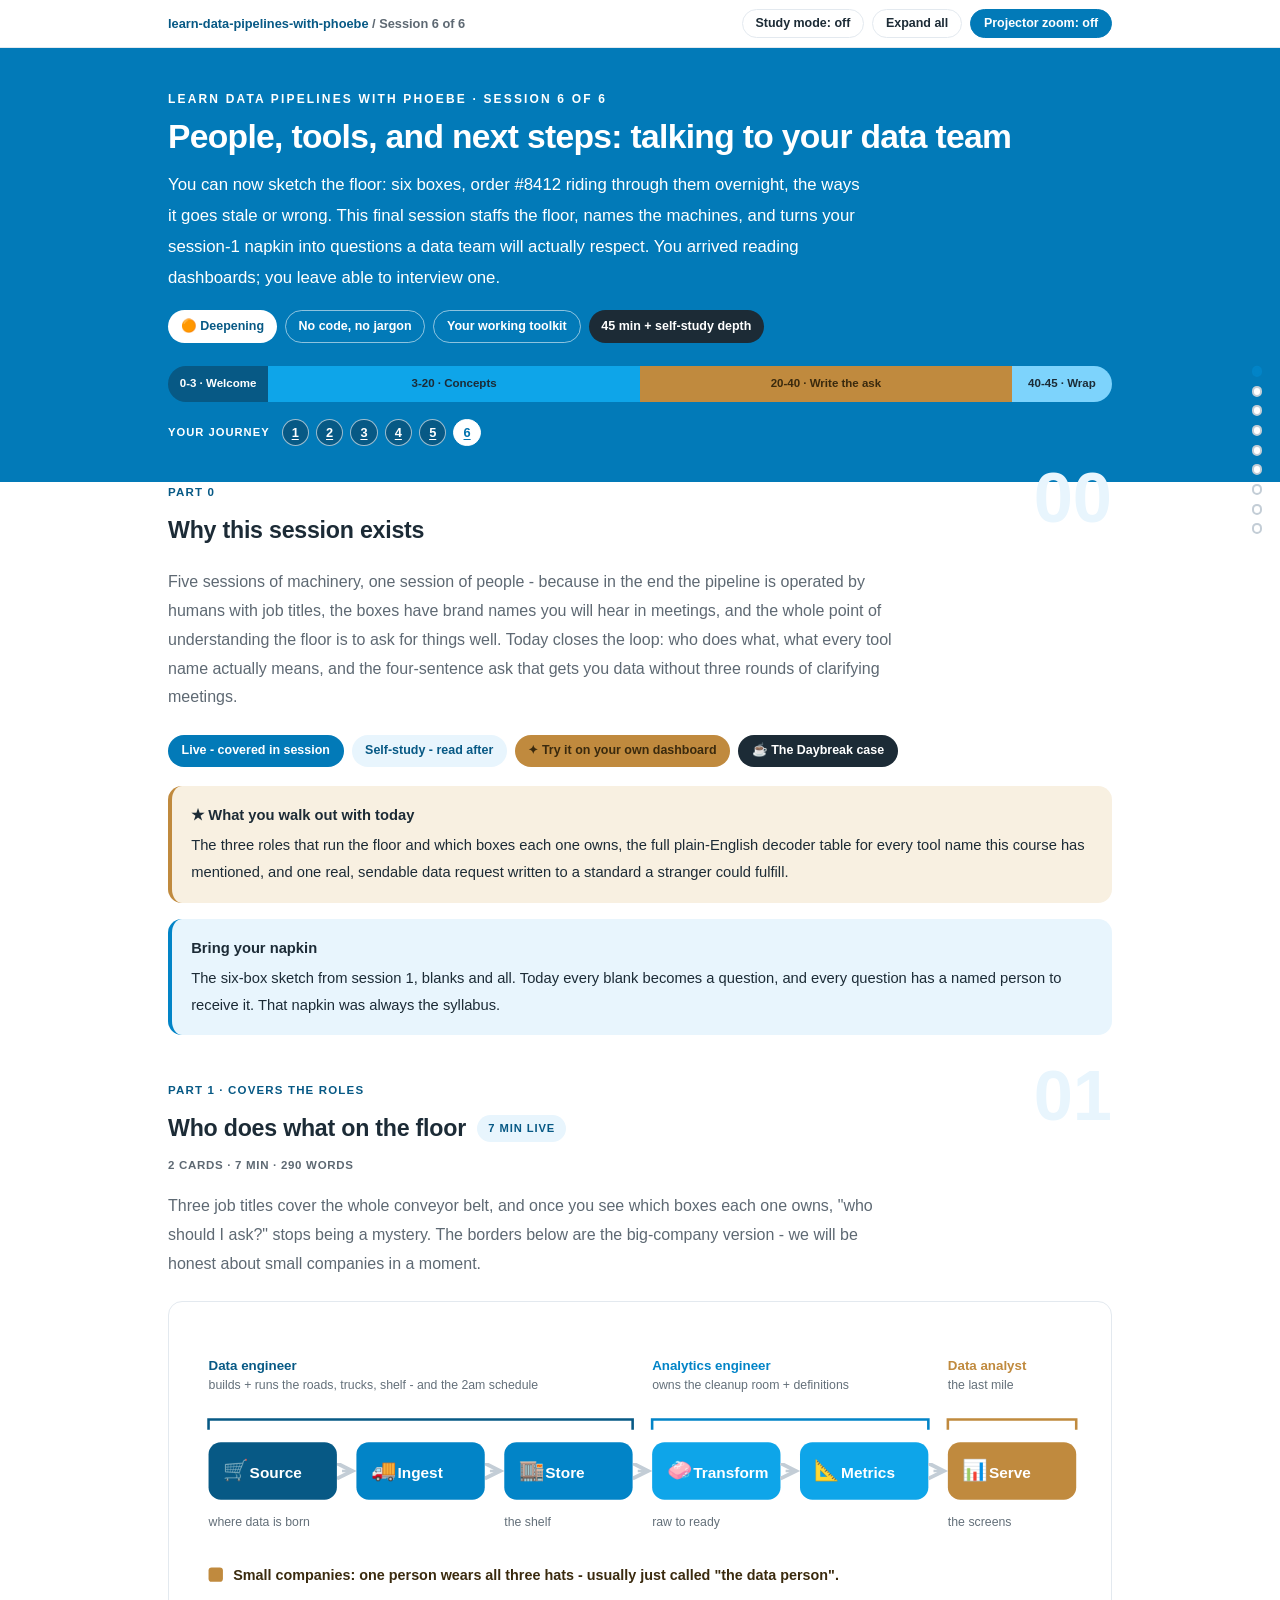
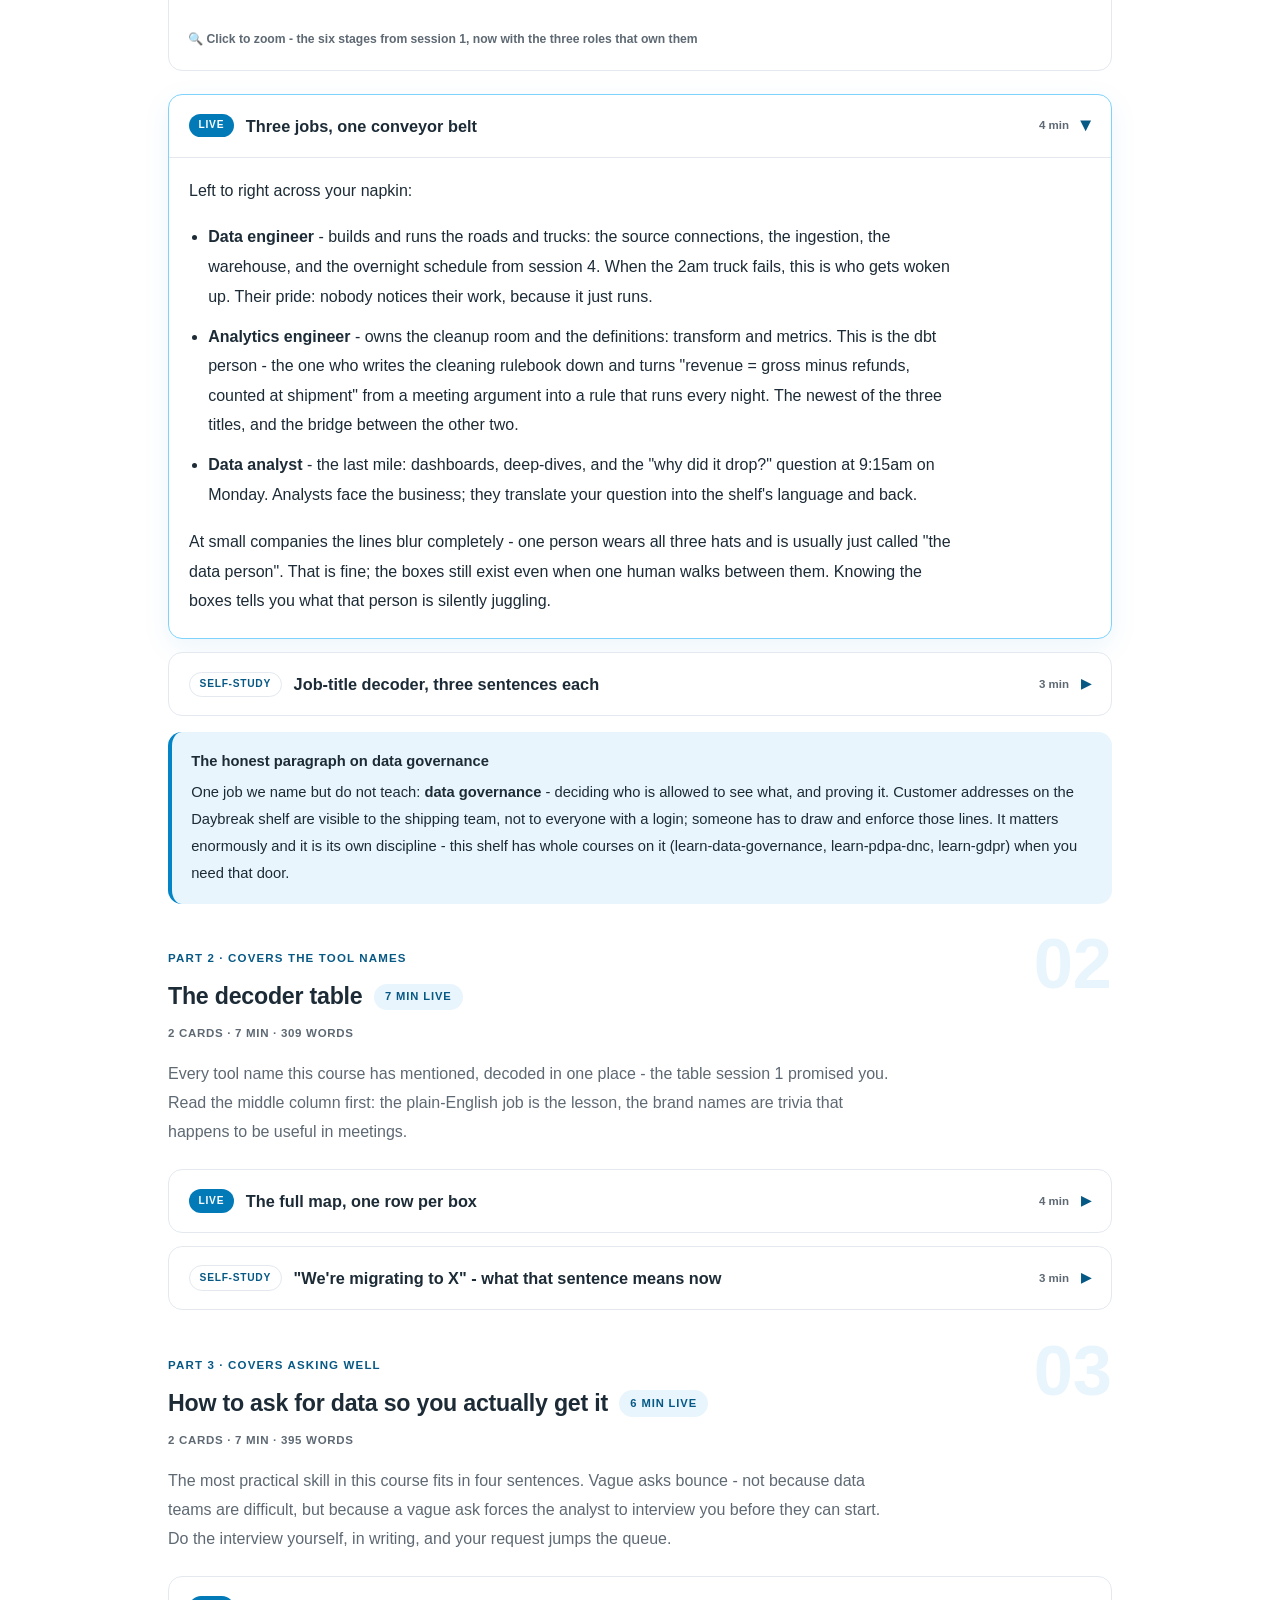
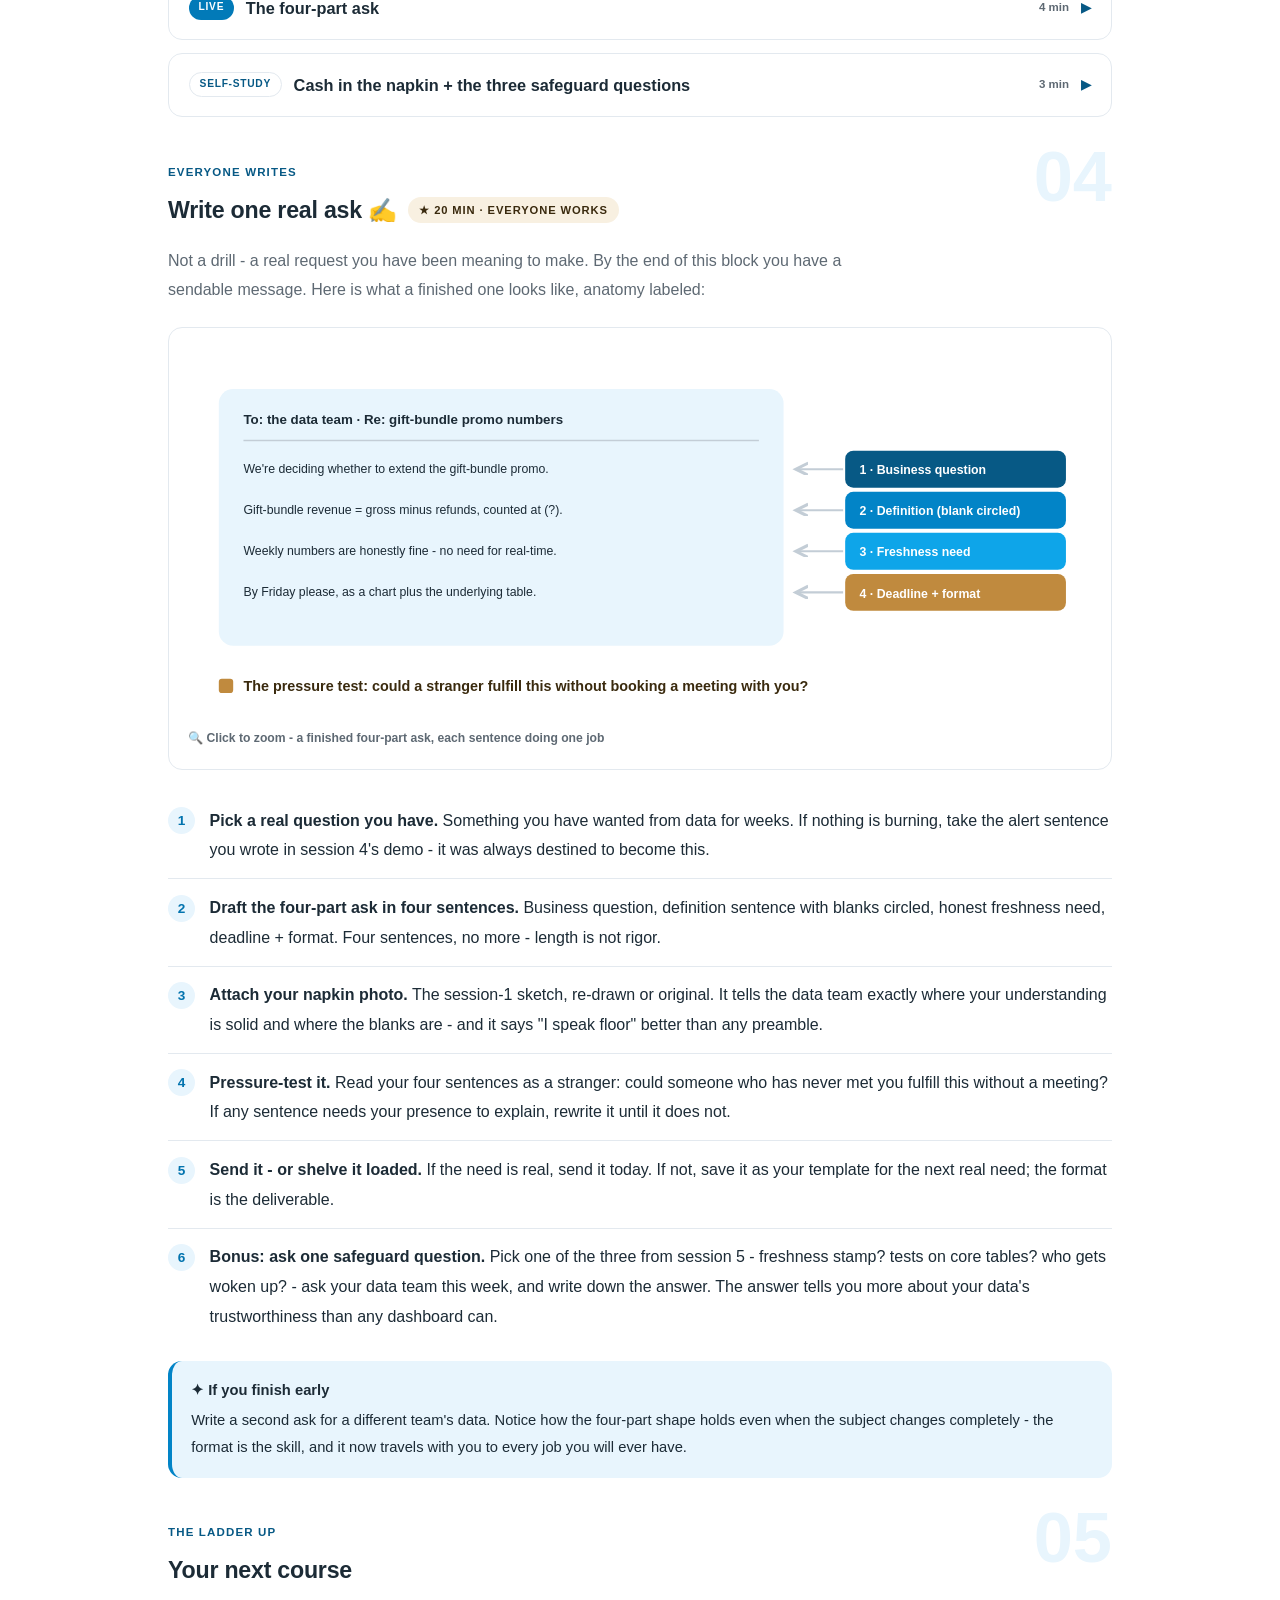
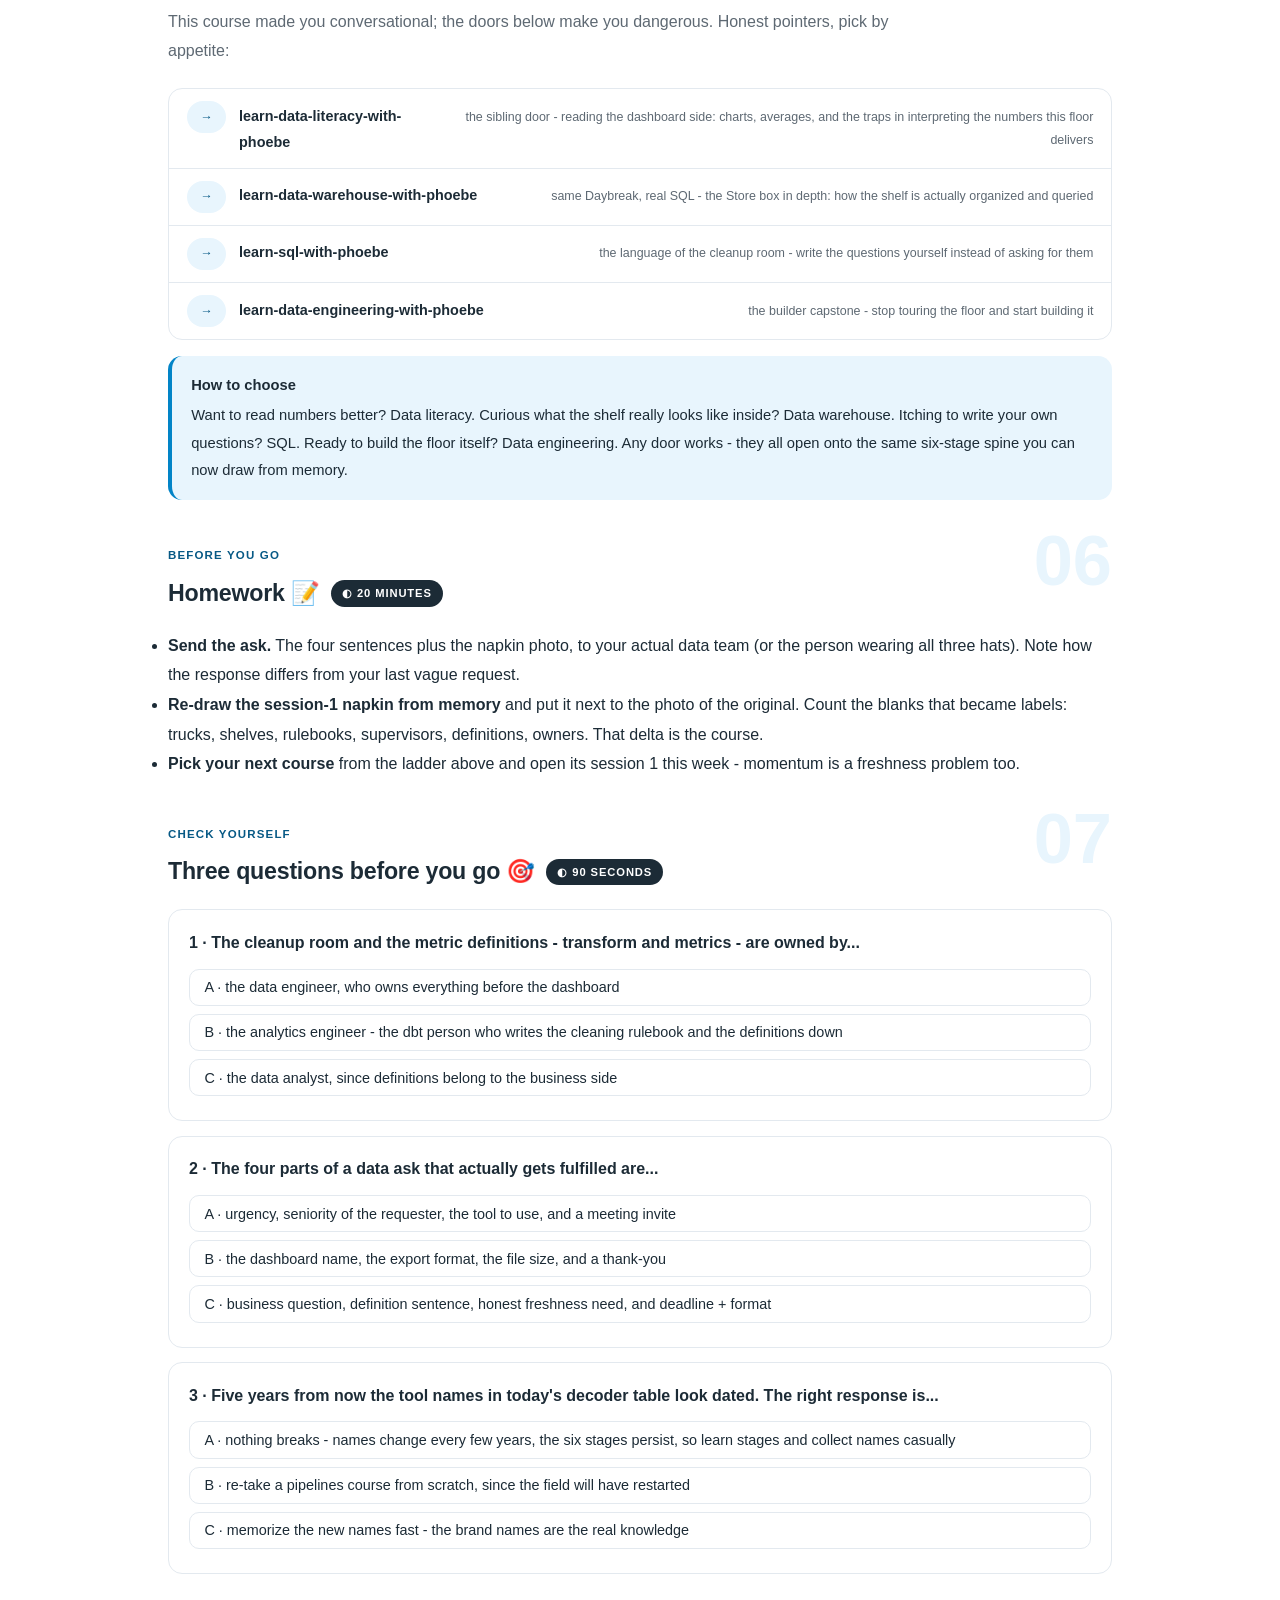
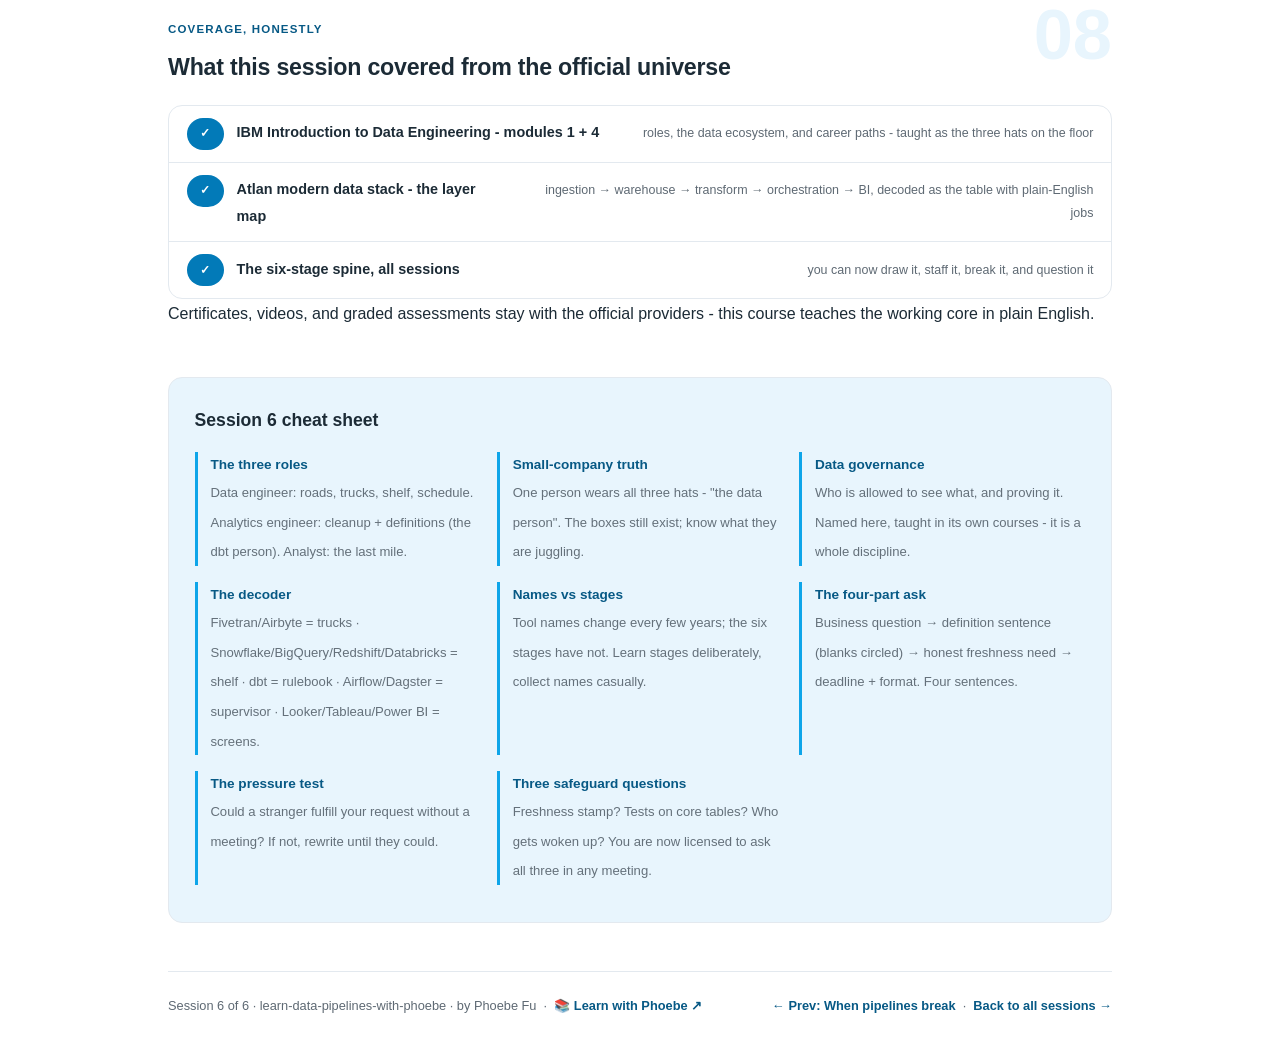
<file: courses/06-people-tools-next-steps.html>
<!DOCTYPE html>
<html lang="en">
<head>
<meta charset="UTF-8">
<meta name="viewport" content="width=device-width, initial-scale=1.0">
<!-- social:start -->
<meta name="description" content="Five sessions of machinery, one session of people - because in the end the pipeline is operated by humans with job titles, the boxes have brand names you will hear in meetings, and the...">
<meta property="og:type" content="article">
<meta property="og:site_name" content="Learn with Phoebe">
<meta property="og:title" content="People, tools, and next steps: talking to your data team - learn data pipelines with phoebe">
<meta property="og:description" content="Five sessions of machinery, one session of people - because in the end the pipeline is operated by humans with job titles, the boxes have brand names you will hear in meetings, and the...">
<meta property="og:url" content="https://phoebefu6.github.io/learn-data-pipelines-with-phoebe/courses/06-people-tools-next-steps.html">
<meta property="og:image" content="https://phoebefu6.github.io/learn-data-pipelines-with-phoebe/assets/og-cover.png">
<meta property="og:image:width" content="1200">
<meta property="og:image:height" content="630">
<meta name="twitter:card" content="summary_large_image">
<meta name="twitter:title" content="People, tools, and next steps: talking to your data team - learn data pipelines with phoebe">
<meta name="twitter:description" content="Five sessions of machinery, one session of people - because in the end the pipeline is operated by humans with job titles, the boxes have brand names you will hear in meetings, and the...">
<meta name="twitter:image" content="https://phoebefu6.github.io/learn-data-pipelines-with-phoebe/assets/og-cover.png">
<!-- social:end -->
<title>Session 6 · People, tools, and next steps: talking to your data team - learn data pipelines with phoebe</title>
<link rel="stylesheet" href="../assets/style.css?v=33">
</head>
<body>

<div class="toolbar">
  <div class="wrap">
    <span class="crumb"><a href="../index.html">learn-data-pipelines-with-phoebe</a> / Session 6 of 6</span>
    <button class="btn" id="toggle-all" type="button">Expand all</button>
    <button class="btn primary" id="zoom-toggle" type="button">Projector zoom: off</button>
  </div>
</div>

<header class="masthead">
  <div class="wrap">
    <div class="eyebrow">Learn Data Pipelines with Phoebe · Session 6 of 6</div>
    <h1>People, tools, and next steps: <span class="accent">talking to your data team</span></h1>
    <p class="sub">You can now sketch the floor: six boxes, order #8412 riding through them overnight, the ways it goes stale or wrong. This final session staffs the floor, names the machines, and turns your session-1 napkin into questions a data team will actually respect. You arrived reading dashboards; you leave able to interview one.</p>
    <div class="chip-row">
      <span class="chip level">🟠 Deepening</span>
      <span class="chip audience">No code, no jargon</span>
      <span class="chip audience">Your working toolkit</span>
      <span class="chip time">45 min + self-study depth</span>
    </div>
    <div class="agenda">
      <span class="a1" style="flex:1">0-3 · Welcome</span>
      <span class="a2" style="flex:4">3-20 · Concepts</span>
      <span class="a3" style="flex:4">20-40 · Write the ask</span>
      <span class="a4" style="flex:1">40-45 · Wrap</span>
    </div>
  </div>
</header>

<main class="wrap">

  <!-- ============ INTRO ============ -->
  <section class="section" id="intro">
    <div class="section-kicker">
      <span class="klabel">Part 0</span>
      <h2>Why this session exists</h2>
    </div>
    <p class="lede">Five sessions of machinery, one session of people - because in the end the pipeline is operated by humans with job titles, the boxes have brand names you will hear in meetings, and the whole point of understanding the floor is to ask for things well. Today closes the loop: who does what, what every tool name actually means, and the four-sentence ask that gets you data without three rounds of clarifying meetings.</p>
    <div class="legend">
      <span class="pill solid">Live - covered in session</span>
      <span class="pill light">Self-study - read after</span>
      <span class="pill peach">✦ Try it on your own dashboard</span>
      <span class="pill inkpill">☕ The Daybreak case</span>
    </div>
    <div class="callout win">
      <strong>★ What you walk out with today</strong>
      The three roles that run the floor and which boxes each one owns, the full plain-English decoder table for every tool name this course has mentioned, and one real, sendable data request written to a standard a stranger could fulfill.
    </div>
    <div class="callout tip">
      <strong>Bring your napkin</strong>
      The six-box sketch from session 1, blanks and all. Today every blank becomes a question, and every question has a named person to receive it. That napkin was always the syllabus.
    </div>
  </section>

  <!-- ============ PART 1: WHO DOES WHAT ============ -->
  <section class="section" id="roles">
    <div class="section-kicker">
      <span class="klabel">Part 1 · covers the roles</span>
      <h2>Who does what on the floor <span class="tag concept">7 min live</span></h2>
    </div>
    <p class="lede">Three job titles cover the whole conveyor belt, and once you see which boxes each one owns, "who should I ask?" stops being a mystery. The borders below are the big-company version - we will be honest about small companies in a moment.</p>

    <figure class="zoomable">
      <svg viewBox="0 0 880 290" xmlns="http://www.w3.org/2000/svg" role="img" aria-label="The six pipeline stages with three role brackets showing who owns which stages">
        <style>
          .rlT { font: 700 15px Inter, sans-serif; fill: #FFFFFF; }
          .rlR { font: 700 13px Inter, sans-serif; }
          .rlS { font: 400 12px Inter, sans-serif; fill: #64707A; }
          .rlN { font: 600 14px Inter, sans-serif; fill: #3A2A0E; }
          .rlA { stroke: #C3CDD6; stroke-width: 2.5; fill: none; marker-end: url(#rlAh); }
          .rlE { font: 400 20px Inter, sans-serif; }
        </style>
        <defs>
          <marker id="rlAh" markerWidth="8" markerHeight="8" refX="6" refY="3" orient="auto">
            <path d="M0,0 L6,3 L0,6" fill="none" stroke="#C3CDD6" stroke-width="1.5"/>
          </marker>
        </defs>
        <text class="rlR" x="20" y="48" fill="#075985">Data engineer</text>
        <text class="rlS" x="20" y="66">builds + runs the roads, trucks, shelf - and the 2am schedule</text>
        <path d="M20,106 v-10 h413 v10" stroke="#075985" stroke-width="2.5" fill="none"/>
        <text class="rlR" x="452" y="48" fill="#0284C7">Analytics engineer</text>
        <text class="rlS" x="452" y="66">owns the cleanup room + definitions</text>
        <path d="M452,106 v-10 h269 v10" stroke="#0284C7" stroke-width="2.5" fill="none"/>
        <text class="rlR" x="740" y="48" fill="#C08A3E">Data analyst</text>
        <text class="rlS" x="740" y="66">the last mile</text>
        <path d="M740,106 v-10 h125 v10" stroke="#C08A3E" stroke-width="2.5" fill="none"/>
        <rect x="20" y="118" width="125" height="56" rx="12" fill="#075985"/>
        <text class="rlE" x="34" y="152">🛒</text><text class="rlT" x="60" y="153">Source</text>
        <line class="rlA" x1="150" y1="146" x2="160" y2="146"/>
        <rect x="164" y="118" width="125" height="56" rx="12" fill="#0284C7"/>
        <text class="rlE" x="178" y="152">🚚</text><text class="rlT" x="204" y="153">Ingest</text>
        <line class="rlA" x1="294" y1="146" x2="304" y2="146"/>
        <rect x="308" y="118" width="125" height="56" rx="12" fill="#0284C7"/>
        <text class="rlE" x="322" y="152">🏬</text><text class="rlT" x="348" y="153">Store</text>
        <line class="rlA" x1="438" y1="146" x2="448" y2="146"/>
        <rect x="452" y="118" width="125" height="56" rx="12" fill="#0EA5E9"/>
        <text class="rlE" x="466" y="152">🧼</text><text class="rlT" x="492" y="153">Transform</text>
        <line class="rlA" x1="582" y1="146" x2="592" y2="146"/>
        <rect x="596" y="118" width="125" height="56" rx="12" fill="#0EA5E9"/>
        <text class="rlE" x="610" y="152">📐</text><text class="rlT" x="636" y="153">Metrics</text>
        <line class="rlA" x1="726" y1="146" x2="736" y2="146"/>
        <rect x="740" y="118" width="125" height="56" rx="12" fill="#C08A3E"/>
        <text class="rlE" x="754" y="152">📊</text><text class="rlT" x="780" y="153">Serve</text>
        <text class="rlS" x="20" y="200">where data is born</text>
        <text class="rlS" x="308" y="200">the shelf</text>
        <text class="rlS" x="452" y="200">raw to ready</text>
        <text class="rlS" x="740" y="200">the screens</text>
        <rect x="20" y="240" width="14" height="14" rx="3" fill="#C08A3E"/>
        <text class="rlN" x="44" y="252">Small companies: one person wears all three hats - usually just called "the data person".</text>
      </svg>
      <figcaption>🔍 Click to zoom - the six stages from session 1, now with the three roles that own them</figcaption>
    </figure>

    <details class="card" open>
      <summary><span class="mode live">Live</span>Three jobs, one conveyor belt<span class="mini">4 min</span><span class="caret">▶</span></summary>
      <div class="body">
        <p>Left to right across your napkin:</p>
        <ul>
          <li><strong>Data engineer</strong> - builds and runs the roads and trucks: the source connections, the ingestion, the warehouse, and the overnight schedule from session 4. When the 2am truck fails, this is who gets woken up. Their pride: nobody notices their work, because it just runs.</li>
          <li><strong>Analytics engineer</strong> - owns the cleanup room and the definitions: transform and metrics. This is the dbt person - the one who writes the cleaning rulebook down and turns "revenue = gross minus refunds, counted at shipment" from a meeting argument into a rule that runs every night. The newest of the three titles, and the bridge between the other two.</li>
          <li><strong>Data analyst</strong> - the last mile: dashboards, deep-dives, and the "why did it drop?" question at 9:15am on Monday. Analysts face the business; they translate your question into the shelf's language and back.</li>
        </ul>
        <p>At small companies the lines blur completely - one person wears all three hats and is usually just called "the data person". That is fine; the boxes still exist even when one human walks between them. Knowing the boxes tells you what that person is silently juggling.</p>
      </div>
    </details>

    <details class="card">
      <summary><span class="mode self">Self-study</span>Job-title decoder, three sentences each<span class="mini">3 min</span><span class="caret">▶</span></summary>
      <div class="body">
        <p><strong>Data engineer</strong> vs <strong>data analyst</strong> vs <strong>data scientist</strong>, since job posts blur them daily: an engineer builds the road the data travels (you met their floor all course). An analyst uses the finished data to answer business questions - dashboards, deep-dives, the last mile. A <strong>data scientist</strong> builds models that predict or classify - Daybreak's churn predictor is data-science work, and it eats from the same cleaned shelf as everything else.</p>
        <p>Quick tell when reading a job post: "builds pipelines" = engineer, "answers why" = analyst, "predicts what's next" = scientist. Titles drift; the three verbs do not.</p>
      </div>
    </details>

    <div class="callout tip">
      <strong>The honest paragraph on data governance</strong>
      One job we name but do not teach: <strong>data governance</strong> - deciding who is allowed to see what, and proving it. Customer addresses on the Daybreak shelf are visible to the shipping team, not to everyone with a login; someone has to draw and enforce those lines. It matters enormously and it is its own discipline - this shelf has whole courses on it (learn-data-governance, learn-pdpa-dnc, learn-gdpr) when you need that door.
    </div>
  </section>

  <!-- ============ PART 2: THE DECODER TABLE ============ -->
  <section class="section" id="decoder">
    <div class="section-kicker">
      <span class="klabel">Part 2 · covers the tool names</span>
      <h2>The decoder table <span class="tag concept">7 min live</span></h2>
    </div>
    <p class="lede">Every tool name this course has mentioned, decoded in one place - the table session 1 promised you. Read the middle column first: the plain-English job is the lesson, the brand names are trivia that happens to be useful in meetings.</p>

    <details class="card">
      <summary><span class="mode live">Live</span>The full map, one row per box<span class="mini">4 min</span><span class="caret">▶</span></summary>
      <div class="body">
        <table class="clean">
          <tr><th>Stage</th><th>Job in plain English</th><th>Names you will hear</th></tr>
          <tr><td>Ingestion</td><td>Pre-built trucks - scheduled pickups from hundreds of common sources, no custom building</td><td>Fivetran, Airbyte</td></tr>
          <tr><td>Warehouse / lakehouse</td><td>The shelf - one big queryable store, rented by the query instead of bought by the box</td><td>Snowflake, BigQuery, Redshift, Databricks</td></tr>
          <tr><td>Transform</td><td>The written-down cleaning rulebook - raw to ready, reviewable, versioned</td><td>dbt</td></tr>
          <tr><td>Orchestration</td><td>The shift supervisor - runs the ordered checklist, enforces who waits for whom</td><td>Airflow, Dagster</td></tr>
          <tr><td>BI / serving</td><td>The screens - dashboards, explorations, the last mile</td><td>Looker, Tableau, Power BI</td></tr>
        </table>
        <p>The big honest point: <strong>the names on the boxes change every few years; the six stages have not.</strong> Learn the stages deliberately, collect the names casually - a name you meet in a meeting next year will still snap onto one of these five rows.</p>
        <div class="callout example"><span class="ex-pill">Real world</span>Industry maps of the "modern data stack" draw exactly this table: Fivetran/Airbyte into Snowflake/BigQuery/Redshift/Databricks, dbt on top, Airflow/Dagster running the schedule, Looker/Tableau/Power BI on the screens. When Atlan publishes that layer map, it is your session-1 napkin with logos on it. You did not learn a simplified version - you learned the map.</div>
      </div>
    </details>

    <details class="card">
      <summary><span class="mode self">Self-study</span>"We're migrating to X" - what that sentence means now<span class="mini">3 min</span><span class="caret">▶</span></summary>
      <div class="body">
        <p>When someone announces "we're migrating to Snowflake" or "we're moving to Databricks", you can now hear which box they mean: the <strong>shelf</strong>. And you can now guess why it takes a year: the shelf is the box everything else plugs into. Every truck route in, every cleaning rule, every dashboard connection out - all of them point at the old shelf and every one must be re-pointed, re-tested, and proven to produce the same numbers.</p>
        <p>Same decode for other announcements: "adopting dbt" = writing the cleaning rulebook down (transform box), "rolling out Looker" = new screens (serving box), "moving to Airflow" = new shift supervisor (orchestration). The scary sentence is never about the whole floor - it is one box, plus every arrow touching it. The arrows are the year.</p>
      </div>
    </details>
  </section>

  <!-- ============ PART 3: THE FOUR-PART ASK ============ -->
  <section class="section" id="the-ask">
    <div class="section-kicker">
      <span class="klabel">Part 3 · covers asking well</span>
      <h2>How to ask for data so you actually get it <span class="tag concept">6 min live</span></h2>
    </div>
    <p class="lede">The most practical skill in this course fits in four sentences. Vague asks bounce - not because data teams are difficult, but because a vague ask forces the analyst to interview you before they can start. Do the interview yourself, in writing, and your request jumps the queue.</p>

    <details class="card">
      <summary><span class="mode live">Live</span>The four-part ask<span class="mini">4 min</span><span class="caret">▶</span></summary>
      <div class="body">
        <p>Every strong data request answers four things, one sentence each:</p>
        <ul>
          <li><strong>1 · Business question</strong> - what decision does this feed? Not "I need the sales data" but "we're deciding whether to extend the gift-bundle promo." The decision tells the analyst what actually matters and lets them push back usefully.</li>
          <li><strong>2 · Definition</strong> - your best definition sentence, blanks circled: "gift-bundle revenue = gross minus refunds, counted at ___". A circled blank is a gift: it says "you decide this bit, but tell me what you decided."</li>
          <li><strong>3 · Freshness need</strong> - honest, per session 4. "Weekly is fine" is a beautiful sentence that saves real money. "Real-time" by reflex is how requests get quietly deprioritized.</li>
          <li><strong>4 · Deadline + format</strong> - when you need it and what shape: a chart, a table, a number in Slack, an alert. "By Friday, as a chart plus the underlying table" ends the guessing.</li>
        </ul>
        <p>Compare the bounce: <strong>"can I get the sales data?"</strong> Which sales? Defined how? Fresh as of when? By when, in what? Four clarifying questions, at least one meeting, and you have taught the team that your requests cost extra. The four-part ask is the same request with the meeting pre-run on paper.</p>
        <div class="callout example"><span class="ex-pill">Real world</span>Daybreak's analyst kept a private tally for a month: requests arriving as one vague sentence averaged three back-and-forth rounds before work could start; requests arriving with a definition sentence and a deadline started same-day. Nothing about the pipeline changed - only the asks did.</div>
      </div>
    </details>

    <details class="card">
      <summary><span class="mode self">Self-study</span>Cash in the napkin + the three safeguard questions<span class="mini">3 min</span><span class="caret">▶</span></summary>
      <div class="body">
        <p>Your session-1 napkin earns its keep today: <strong>every blank on it becomes one question</strong>, and now you know who receives it. Blank at the source or truck? Data engineer. Blank in a cleaning rule or a definition? Analytics engineer. Blank about what the dashboard is really showing? Analyst. Six boxes, three names, no more "who do I even ask?"</p>
        <p>And from session 5, you hold three safeguard questions you are now licensed to ask in any meeting where a number matters:</p>
        <ul>
          <li><strong>"Does this dashboard have a freshness stamp?"</strong> - the stale-vs-wrong lesson, one sentence.</li>
          <li><strong>"Are there tests on the core tables?"</strong> - the difference between hoping and checking.</li>
          <li><strong>"Who gets woken up when the overnight run fails?"</strong> - the question that reveals whether the floor is actually staffed.</li>
        </ul>
        <p>Asked politely, these three mark you as someone who understands the floor - which is exactly what you now are.</p>
      </div>
    </details>
  </section>

  <!-- ============ DEMO ============ -->
  <section class="section" id="demo">
    <div class="section-kicker">
      <span class="klabel">Everyone writes</span>
      <h2>Write one real ask ✍ <span class="tag demo">★ 20 min · everyone works</span></h2>
    </div>
    <p class="lede">Not a drill - a real request you have been meaning to make. By the end of this block you have a sendable message. Here is what a finished one looks like, anatomy labeled:</p>

    <figure class="zoomable">
      <svg viewBox="0 0 880 360" xmlns="http://www.w3.org/2000/svg" role="img" aria-label="A finished four-part data request with each of the four parts labeled">
        <style>
          .akT { font: 700 13px Inter, sans-serif; fill: #1C2B36; }
          .akX { font: 400 12px Inter, sans-serif; fill: #1C2B36; }
          .akL { font: 700 12px Inter, sans-serif; fill: #FFFFFF; }
          .akN { font: 600 14px Inter, sans-serif; fill: #3A2A0E; }
          .akA { stroke: #C3CDD6; stroke-width: 2; fill: none; marker-end: url(#akAh); }
        </style>
        <defs>
          <marker id="akAh" markerWidth="8" markerHeight="8" refX="6" refY="3" orient="auto">
            <path d="M0,0 L6,3 L0,6" fill="none" stroke="#C3CDD6" stroke-width="1.5"/>
          </marker>
        </defs>
        <rect x="30" y="40" width="550" height="250" rx="14" fill="#E8F5FD"/>
        <text class="akT" x="54" y="74">To: the data team · Re: gift-bundle promo numbers</text>
        <line x1="54" y1="90" x2="556" y2="90" stroke="#C3CDD6" stroke-width="1.5"/>
        <text class="akX" x="54" y="122">We're deciding whether to extend the gift-bundle promo.</text>
        <text class="akX" x="54" y="162">Gift-bundle revenue = gross minus refunds, counted at (?).</text>
        <text class="akX" x="54" y="202">Weekly numbers are honestly fine - no need for real-time.</text>
        <text class="akX" x="54" y="242">By Friday please, as a chart plus the underlying table.</text>
        <rect x="640" y="100" width="215" height="36" rx="8" fill="#075985"/>
        <text class="akL" x="654" y="123">1 · Business question</text>
        <line class="akA" x1="638" y1="118" x2="592" y2="118"/>
        <rect x="640" y="140" width="215" height="36" rx="8" fill="#0284C7"/>
        <text class="akL" x="654" y="163">2 · Definition (blank circled)</text>
        <line class="akA" x1="638" y1="158" x2="592" y2="158"/>
        <rect x="640" y="180" width="215" height="36" rx="8" fill="#0EA5E9"/>
        <text class="akL" x="654" y="203">3 · Freshness need</text>
        <line class="akA" x1="638" y1="198" x2="592" y2="198"/>
        <rect x="640" y="220" width="215" height="36" rx="8" fill="#C08A3E"/>
        <text class="akL" x="654" y="243">4 · Deadline + format</text>
        <line class="akA" x1="638" y1="238" x2="592" y2="238"/>
        <rect x="30" y="322" width="14" height="14" rx="3" fill="#C08A3E"/>
        <text class="akN" x="54" y="334">The pressure test: could a stranger fulfill this without booking a meeting with you?</text>
      </svg>
      <figcaption>🔍 Click to zoom - a finished four-part ask, each sentence doing one job</figcaption>
    </figure>

    <div class="steps">
      <div class="step"><p><strong>Pick a real question you have.</strong> Something you have wanted from data for weeks. If nothing is burning, take the alert sentence you wrote in session 4's demo - it was always destined to become this.</p></div>
      <div class="step"><p><strong>Draft the four-part ask in four sentences.</strong> Business question, definition sentence with blanks circled, honest freshness need, deadline + format. Four sentences, no more - length is not rigor.</p></div>
      <div class="step"><p><strong>Attach your napkin photo.</strong> The session-1 sketch, re-drawn or original. It tells the data team exactly where your understanding is solid and where the blanks are - and it says "I speak floor" better than any preamble.</p></div>
      <div class="step"><p><strong>Pressure-test it.</strong> Read your four sentences as a stranger: could someone who has never met you fulfill this without a meeting? If any sentence needs your presence to explain, rewrite it until it does not.</p></div>
      <div class="step"><p><strong>Send it - or shelve it loaded.</strong> If the need is real, send it today. If not, save it as your template for the next real need; the format is the deliverable.</p></div>
      <div class="step"><p><strong>Bonus: ask one safeguard question.</strong> Pick one of the three from session 5 - freshness stamp? tests on core tables? who gets woken up? - ask your data team this week, and write down the answer. The answer tells you more about your data's trustworthiness than any dashboard can.</p></div>
    </div>
    <div class="callout tip">
      <strong>✦ If you finish early</strong>
      Write a second ask for a different team's data. Notice how the four-part shape holds even when the subject changes completely - the format is the skill, and it now travels with you to every job you will ever have.
    </div>
  </section>

  <!-- ============ NEXT COURSE ============ -->
  <section class="section" id="next-course">
    <div class="section-kicker">
      <span class="klabel">The ladder up</span>
      <h2>Your next course</h2>
    </div>
    <p class="lede">This course made you conversational; the doors below make you dangerous. Honest pointers, pick by appetite:</p>
    <div class="covered">
      <div class="covered-row"><span class="status pill light">→</span><span class="name">learn-data-literacy-with-phoebe</span><span class="note">the sibling door - reading the dashboard side: charts, averages, and the traps in interpreting the numbers this floor delivers</span></div>
      <div class="covered-row"><span class="status pill light">→</span><span class="name">learn-data-warehouse-with-phoebe</span><span class="note">same Daybreak, real SQL - the Store box in depth: how the shelf is actually organized and queried</span></div>
      <div class="covered-row"><span class="status pill light">→</span><span class="name">learn-sql-with-phoebe</span><span class="note">the language of the cleanup room - write the questions yourself instead of asking for them</span></div>
      <div class="covered-row"><span class="status pill light">→</span><span class="name">learn-data-engineering-with-phoebe</span><span class="note">the builder capstone - stop touring the floor and start building it</span></div>
    </div>
    <div class="callout tip">
      <strong>How to choose</strong>
      Want to read numbers better? Data literacy. Curious what the shelf really looks like inside? Data warehouse. Itching to write your own questions? SQL. Ready to build the floor itself? Data engineering. Any door works - they all open onto the same six-stage spine you can now draw from memory.
    </div>
  </section>

  <!-- ============ EXERCISE ============ -->
  <section class="section" id="exercise">
    <div class="section-kicker">
      <span class="klabel">Before you go</span>
      <h2>Homework 📝 <span class="tag exercise">◐ 20 minutes</span></h2>
    </div>
    <ul>
      <li><strong>Send the ask.</strong> The four sentences plus the napkin photo, to your actual data team (or the person wearing all three hats). Note how the response differs from your last vague request.</li>
      <li><strong>Re-draw the session-1 napkin from memory</strong> and put it next to the photo of the original. Count the blanks that became labels: trucks, shelves, rulebooks, supervisors, definitions, owners. That delta is the course.</li>
      <li><strong>Pick your next course</strong> from the ladder above and open its session 1 this week - momentum is a freshness problem too.</li>
    </ul>
  </section>

  <!-- ============ QUIZ ============ -->
  <section class="section" id="quiz">
    <div class="section-kicker">
      <span class="klabel">Check yourself</span>
      <h2>Three questions before you go 🎯 <span class="tag exercise">◐ 90 seconds</span></h2>
    </div>
    <div class="quiz-q" data-answer="1">
      <p class="qtext">1 · The cleanup room and the metric definitions - transform and metrics - are owned by...</p>
      <button class="qopt" type="button">A · the data engineer, who owns everything before the dashboard</button>
      <button class="qopt" type="button">B · the analytics engineer - the dbt person who writes the cleaning rulebook and the definitions down</button>
      <button class="qopt" type="button">C · the data analyst, since definitions belong to the business side</button>
      <p class="qwhy">The analytics engineer is the bridge role: the engineer runs the roads and trucks up to the shelf, the analyst works the last mile, and the analytics engineer owns raw-to-ready plus "what does revenue mean" in between. At small companies one person wears all three hats - but the boxes still exist.</p>
    </div>
    <div class="quiz-q" data-answer="2">
      <p class="qtext">2 · The four parts of a data ask that actually gets fulfilled are...</p>
      <button class="qopt" type="button">A · urgency, seniority of the requester, the tool to use, and a meeting invite</button>
      <button class="qopt" type="button">B · the dashboard name, the export format, the file size, and a thank-you</button>
      <button class="qopt" type="button">C · business question, definition sentence, honest freshness need, and deadline + format</button>
      <p class="qwhy">What decision this feeds, your best definition with blanks circled, how fresh you honestly need it, and when + in what shape. Four sentences that pre-run the clarifying meeting - the pressure test is whether a stranger could fulfill it without ever talking to you.</p>
    </div>
    <div class="quiz-q" data-answer="0">
      <p class="qtext">3 · Five years from now the tool names in today's decoder table look dated. The right response is...</p>
      <button class="qopt" type="button">A · nothing breaks - names change every few years, the six stages persist, so learn stages and collect names casually</button>
      <button class="qopt" type="button">B · re-take a pipelines course from scratch, since the field will have restarted</button>
      <button class="qopt" type="button">C · memorize the new names fast - the brand names are the real knowledge</button>
      <p class="qwhy">The whole course bet: source, ingest, store, transform, metrics, serve is the stable spine, and every new brand name snaps onto one of those boxes. Your napkin outlives the logos - that is why it, and not the decoder table, was the syllabus.</p>
    </div>
    <p class="quiz-score"></p>
  </section>

  <!-- ============ SOURCES COVERED ============ -->
  <section class="section" id="official">
    <div class="section-kicker">
      <span class="klabel">Coverage, honestly</span>
      <h2>What this session covered from the official universe</h2>
    </div>
    <div class="covered">
      <div class="covered-row"><span class="status pill solid">✓</span><span class="name">IBM Introduction to Data Engineering - modules 1 + 4</span><span class="note">roles, the data ecosystem, and career paths - taught as the three hats on the floor</span></div>
      <div class="covered-row"><span class="status pill solid">✓</span><span class="name">Atlan modern data stack - the layer map</span><span class="note">ingestion → warehouse → transform → orchestration → BI, decoded as the table with plain-English jobs</span></div>
      <div class="covered-row"><span class="status pill solid">✓</span><span class="name">The six-stage spine, all sessions</span><span class="note">you can now draw it, staff it, break it, and question it</span></div>
    </div>
    <p>Certificates, videos, and graded assessments stay with the official providers - this course teaches the working core in plain English.</p>
  </section>

  <!-- ============ CHEAT SHEET ============ -->
  <section class="cheat" id="cheatsheet">
    <h3>Session 6 cheat sheet</h3>
    <div class="grid-2">
      <div class="cheat-item"><b>The three roles</b><span>Data engineer: roads, trucks, shelf, schedule. Analytics engineer: cleanup + definitions (the dbt person). Analyst: the last mile.</span></div>
      <div class="cheat-item"><b>Small-company truth</b><span>One person wears all three hats - "the data person". The boxes still exist; know what they are juggling.</span></div>
      <div class="cheat-item"><b>Data governance</b><span>Who is allowed to see what, and proving it. Named here, taught in its own courses - it is a whole discipline.</span></div>
      <div class="cheat-item"><b>The decoder</b><span>Fivetran/Airbyte = trucks · Snowflake/BigQuery/Redshift/Databricks = shelf · dbt = rulebook · Airflow/Dagster = supervisor · Looker/Tableau/Power BI = screens.</span></div>
      <div class="cheat-item"><b>Names vs stages</b><span>Tool names change every few years; the six stages have not. Learn stages deliberately, collect names casually.</span></div>
      <div class="cheat-item"><b>The four-part ask</b><span>Business question → definition sentence (blanks circled) → honest freshness need → deadline + format. Four sentences.</span></div>
      <div class="cheat-item"><b>The pressure test</b><span>Could a stranger fulfill your request without a meeting? If not, rewrite until they could.</span></div>
      <div class="cheat-item"><b>Three safeguard questions</b><span>Freshness stamp? Tests on core tables? Who gets woken up? You are now licensed to ask all three in any meeting.</span></div>
    </div>
  </section>

  <footer class="pagefoot">
    <span>Session 6 of 6 · learn-data-pipelines-with-phoebe · by Phoebe Fu &nbsp;·&nbsp; 📚 <a href="https://phoebefu6.github.io/learn-with-phoebe/">Learn with Phoebe ↗</a></span>
    <span><a href="05-when-pipelines-break.html">← Prev: When pipelines break</a> &nbsp;·&nbsp; <a href="../index.html">Back to all sessions →</a></span>
  </footer>

</main>

<script src="../assets/app.js?v=31"></script>
</body>
</html>
</file>
<file: assets/style.css>
/* learn-data-pipelines-with-phoebe - editorial bold design system
   Accent: indigo #0284C7 · Ink: #1C2B36 · Flagship: amber #C08A3E */

:root {
  --indigo-solid: #027AB8;
  --indigo-text: #0273AE;
  --indigo: #0284C7;
  --indigo-deep: #075985;
  --indigo-mid: #0EA5E9;
  --indigo-soft: #7DD3FC;
  --indigo-50: #E8F5FD;
  --ink: #1C2B36;
  --muted: #5E6973;
  --faint: #C3CDD6;
  --hairline: #E3E9EF;
  --amber: #C08A3E;
  --amber-ink: #3A2A0E;
  --amber-50: #F8F0E1;
  --paper: #FFFFFF;
  --code-bg: #E8F5FD;
  --code-ink: #1C2B36;
  --radius: 14px;
}

* { margin: 0; padding: 0; box-sizing: border-box; }

html { font-size: 16px; scroll-behavior: smooth; }
html.zoom-125 { font-size: 20px; }
html.zoom-150 { font-size: 24px; }

body {
  font-family: "Inter", -apple-system, BlinkMacSystemFont, "Segoe UI", Roboto, sans-serif;
  background: var(--paper);
  color: var(--ink);
  line-height: 1.85;
  font-feature-settings: "tnum";
}

.wrap { max-width: 62rem; margin: 0 auto; padding: 0 1.5rem; }

/* ---------- header band ---------- */
.masthead {
  background: var(--indigo-solid);
  color: #fff;
  padding: 2.5rem 0 2.25rem;
}
.masthead .eyebrow {
  font-size: .75rem;
  letter-spacing: .18em;
  text-transform: uppercase;
  opacity: 1;
  font-weight: 600;
}
.masthead h1 {
  font-size: 2.1rem;
  line-height: 1.15;
  font-weight: 800;
  margin: .5rem 0 .75rem;
  letter-spacing: -.02em;
}
.masthead h1 .accent { color: inherit; }
.masthead .sub { font-size: 1.05rem; opacity: 1; max-width: 44rem; }

.chip-row { display: flex; flex-wrap: wrap; gap: .5rem; margin-top: 1.1rem; }
.chip {
  display: inline-flex;
  align-items: center;
  gap: .35rem;
  border-radius: 999px;
  padding: .25rem .8rem;
  font-size: .78rem;
  font-weight: 600;
  white-space: nowrap;
}
.chip.level { background: #fff; color: var(--indigo-text); }
.chip.audience { background: rgba(255,255,255,.08); color: #fff; border: 1px solid rgba(255,255,255,.35); }
.chip.time { background: var(--ink); color: #fff; font-variant-numeric: tabular-nums; }

/* ---------- agenda bar ---------- */
.agenda {
  display: flex;
  border-radius: 999px;
  overflow: hidden;
  margin: 1.4rem 0 0;
  font-size: .72rem;
  font-weight: 600;
  text-align: center;
  color: #fff;
}
.agenda span { padding: .45rem .3rem; white-space: nowrap; overflow: hidden; text-overflow: ellipsis; }
.agenda .a1 { background: var(--indigo-deep); }
.agenda .a2 { background: var(--indigo-mid); color: var(--ink); }
.agenda .a3 { background: var(--amber); color: var(--amber-ink); }
.agenda .a4 { background: var(--indigo-soft); color: var(--ink); }

/* ---------- toolbar ---------- */
.toolbar {
  position: sticky;
  top: 0;
  z-index: 40;
  background: rgba(255,255,255,.94);
  backdrop-filter: blur(6px);
  border-bottom: 1px solid var(--hairline);
  padding: .55rem 0;
}
.toolbar .wrap { display: flex; align-items: center; gap: .5rem; flex-wrap: nowrap; }
.toolbar .crumb { font-size: .8rem; color: var(--muted); font-weight: 600; margin-right: auto; min-width: 0; white-space: nowrap; overflow: hidden; text-overflow: ellipsis; }
.toolbar .btn { white-space: nowrap; flex: none; padding: .38rem .8rem; font-size: .78rem; line-height: 1.2; }
.toolbar .crumb a { color: var(--indigo); text-decoration: none; }
.btn {
  border: 1px solid var(--hairline);
  background: #fff;
  color: var(--ink);
  border-radius: 999px;
  padding: .35rem .9rem;
  font-size: .78rem;
  font-weight: 600;
  cursor: pointer;
  font-family: inherit;
  transition: all .15s ease;
}
.btn:hover { border-color: var(--indigo); color: var(--indigo); }
.btn.primary { background: var(--indigo-solid); border-color: var(--indigo-solid); color: #fff; }
.btn.primary:hover { background: var(--indigo-deep); }

/* ---------- sections ---------- */
main { padding: 2.5rem 0 4rem; }

.section { margin-bottom: 2.8rem; }
.section-kicker { margin-bottom: 1rem; }
.section-kicker .klabel {
  display: block;
  font-size: .72rem;
  text-transform: uppercase;
  letter-spacing: .1em;
  color: var(--indigo);
  font-weight: 700;
  margin-bottom: .35rem;
}
.section-kicker h2 {
  font-size: 1.45rem;
  font-weight: 800;
  letter-spacing: -.01em;
  display: flex;
  align-items: center;
  gap: .7rem;
  flex-wrap: wrap;
}
.section-kicker .tag {
  border-radius: 999px;
  padding: .18rem .7rem;
  font-size: .7rem;
  font-weight: 700;
  text-transform: uppercase;
  letter-spacing: .08em;
}
.tag.concept { background: var(--indigo-50); color: var(--indigo-text); }
.tag.demo { background: var(--amber-50); color: var(--amber-ink); }
.tag.exercise { background: var(--ink); color: #fff; }

.lede { color: var(--muted); max-width: 46rem; margin-bottom: 1.4rem; line-height: 1.8; }

/* live vs self-study markers on cards */
.mode {
  font-size: .64rem;
  font-weight: 700;
  text-transform: uppercase;
  letter-spacing: .07em;
  padding: .14rem .6rem;
  border-radius: 999px;
  flex: none;
}
.mode.live { background: var(--indigo-solid); color: #fff; }
.mode.self { background: #fff; color: var(--muted); border: 1px solid var(--hairline); }

/* ---------- accordions ---------- */
details.card {
  border: 1px solid var(--hairline);
  border-radius: var(--radius);
  margin-bottom: .8rem;
  overflow: hidden;
  background: #fff;
}
details.card[open] { border-color: var(--indigo-soft); box-shadow: 0 8px 28px rgba(2,132,199,.08); }
details.card summary {
  list-style: none;
  cursor: pointer;
  padding: 1rem 1.25rem;
  display: flex;
  align-items: center;
  gap: .75rem;
  font-weight: 700;
  font-size: 1.02rem;
  user-select: none;
}
details.card summary::-webkit-details-marker { display: none; }
details.card summary .dot {
  width: .6rem; height: .6rem;
  border-radius: 999px;
  background: var(--indigo);
  flex: none;
}
details.card summary .mini { margin-left: auto; font-size: .72rem; color: var(--muted); font-weight: 600; white-space: nowrap; }
details.card summary .caret { transition: transform .2s ease; color: var(--indigo); font-size: .8rem; }
details.card[open] summary .caret { transform: rotate(90deg); }
details.card .body { padding: 0 1.25rem 1.4rem; border-top: 1px solid var(--hairline); padding-top: 1.15rem; }
details.card .body p { margin-bottom: 1.05rem; max-width: 48rem; }
details.card .body p:last-child { margin-bottom: 0; }
details.card .body ul, details.card .body ol { margin: 0 0 1.1rem 1.2rem; max-width: 47rem; }
details.card .body li { margin-bottom: .65rem; }
details.card .body h4 { font-size: .95rem; font-weight: 700; margin: 1.1rem 0 .45rem; }
details.card .body h4:first-child { margin-top: 0; }

/* ---------- pills & legends ---------- */
.legend { display: flex; flex-wrap: wrap; gap: .5rem; margin: 0 0 1.2rem; }
.pill {
  display: inline-flex;
  align-items: center;
  gap: .4rem;
  border-radius: 999px;
  padding: .28rem .85rem;
  font-size: .78rem;
  font-weight: 600;
}
.pill.solid { background: var(--indigo-solid); color: #fff; }
.pill.light { background: var(--indigo-50); color: var(--indigo-text); }
.pill.inkpill { background: var(--ink); color: #fff; }
.pill.amber, .pill.peach { background: var(--amber); color: var(--amber-ink); }
.pill.bare { color: var(--muted); }

/* ---------- 4D grid ---------- */
.grid-2 { display: grid; grid-template-columns: repeat(auto-fit, minmax(15rem, 1fr)); gap: .8rem; margin: .5rem 0 1rem; }
.d-card {
  border: 1px solid var(--hairline);
  border-left: 4px solid var(--indigo);
  border-radius: 10px;
  padding: 1rem 1.1rem;
}
.d-card h4 { font-size: .95rem; margin-bottom: .3rem; }
.d-card h4 .lead-letter { color: var(--indigo); }
.d-card p { font-size: .86rem; color: var(--muted); margin: 0; }

/* ---------- tables ---------- */
table.clean { width: 100%; border-collapse: collapse; font-size: .9rem; margin: .4rem 0 1rem; }
table.clean th {
  text-align: left;
  font-size: .72rem;
  text-transform: uppercase;
  letter-spacing: .08em;
  color: var(--muted);
  padding: .5rem .6rem;
  border-bottom: 2px solid var(--ink);
}
table.clean td { padding: .7rem .6rem; border-bottom: .5px solid var(--hairline); vertical-align: top; line-height: 1.7; }
table.clean td:first-child { font-weight: 600; }

/* ---------- prompt boxes ---------- */
.prompt-box{
  position: relative;
  background: #E8F5FD;
  border: 1px solid #E3E9EF;
  color: #1C2B36;
  border-radius: var(--radius);
  padding: 1.1rem 1.2rem;
  margin: 1rem 0 1.2rem;
  font-family: "SF Mono", ui-monospace, Menlo, Consolas, monospace;
  font-size: .84rem;
  line-height: 1.65;
  white-space: pre-wrap;
  word-break: break-word;
}
.prompt-box .label{
  position: absolute;
  top: -0.7rem;
  left: 1rem;
  background: #0279B7;
  color: #FFFFFF;
  font-family: "Inter", -apple-system, sans-serif;
  font-size: .68rem;
  font-weight: 700;
  letter-spacing: .06em;
  text-transform: uppercase;
  border-radius: 999px;
  padding: .15rem .7rem;
}
.prompt-box.bad .label { background: var(--faint); color: var(--ink); }
.prompt-box.good .label { background: var(--amber); color: var(--amber-ink); }
.copy-btn{
  position: absolute;
  top: .7rem;
  right: .7rem;
  background: #FFFFFF;
  border: 1px solid #E3E9EF;
  color: #1C2B36;
  border-radius: 999px;
  padding: .25rem .8rem;
  font-size: .72rem;
  font-weight: 600;
  cursor: pointer;
  font-family: "Inter", -apple-system, sans-serif;
  transition: background .15s ease;
}
.copy-btn:hover { background: #E3E9EF; }
.copy-btn.copied { background: var(--amber); border-color: var(--amber); color: var(--amber-ink); }

/* ---------- demo steps ---------- */
.steps { counter-reset: step; margin: .6rem 0 1rem; }
.step {
  display: grid;
  grid-template-columns: max-content minmax(0, 1fr);
  column-gap: .9rem;
  row-gap: .2rem;
  padding: .85rem 0;
  border-bottom: .5px solid var(--hairline);
}
.step > * { grid-column: 2; min-width: 0; }
.step > .prompt-box { margin: .8rem 0 .4rem; }
.step:last-child { border-bottom: none; }
.step::before {
  counter-increment: step;
  content: counter(step);
  flex: none;
  width: 1.7rem; height: 1.7rem;
  border-radius: 999px;
  background: var(--indigo-50);
  color: var(--indigo-text);
  font-weight: 700;
  font-size: .85rem;
  display: inline-flex;
  align-items: center;
  justify-content: center;
  margin-top: .1rem;
}
.step p { margin: 0; }

/* ---------- callouts ---------- */
.callout {
  border-radius: var(--radius);
  padding: 1rem 1.2rem;
  margin: 1rem 0;
  font-size: .92rem;
}
.callout.tip { background: var(--indigo-50); border-left: 4px solid var(--indigo); }
.callout.win { background: var(--amber-50); border-left: 4px solid var(--amber); }
.callout strong:first-child { display: block; margin-bottom: .2rem; }

.callout.example {
  background: #FFFFFF;
  border: 1px solid var(--hairline);
  border-left: 4px solid var(--amber);
  font-size: .9rem;
}
.callout.example .ex-pill {
  display: inline-block;
  background: var(--amber);
  color: var(--amber-ink);
  border-radius: 999px;
  padding: .15rem .7rem;
  font-size: .68rem;
  font-weight: 700;
  text-transform: uppercase;
  letter-spacing: .06em;
  margin-bottom: .5rem;
}
.callout.example p { margin: 0 0 .75rem; max-width: 47rem; }
.callout.example p:last-child { margin-bottom: 0; }
.callout.example ul { margin: 0 0 0 1.1rem; max-width: 46rem; }
.callout.example li { margin-bottom: .6rem; }
.callout.example li:last-child { margin-bottom: 0; }

/* ---------- zoomable figures ---------- */
figure.zoomable {
  border: 1px solid var(--hairline);
  border-radius: var(--radius);
  padding: 1.2rem;
  margin: 1rem 0 1.4rem;
  cursor: zoom-in;
  transition: box-shadow .15s ease;
  background: #fff;
}
figure.zoomable:hover { box-shadow: 0 8px 28px rgba(2,132,199,.12); }
figure.zoomable svg, figure.zoomable img { width: 100%; height: auto; display: block; }
figure.zoomable figcaption {
  margin-top: .6rem;
  font-size: .76rem;
  color: var(--muted);
  font-weight: 600;
  display: flex;
  align-items: center;
  gap: .4rem;
}

.lightbox{
  position: fixed;
  inset: 0;
  z-index: 100;
  background: rgba(255,255,255,.97);
  display: none;
  align-items: center;
  justify-content: center;
  padding: 3vh 3vw;
  cursor: zoom-out;
}
.lightbox.open { display: flex; }
.lightbox .inner{
  background: #fff;
  border: 1px solid #E3E9EF;
  box-shadow: 0 10px 40px rgba(28,43,54,.14);
  border-radius: var(--radius);
  padding: 2rem;
  max-width: 94vw;
  max-height: 92vh;
  overflow: auto;
}
.lightbox .inner svg, .lightbox .inner img { width: min(88vw, 70rem); height: auto; }
.lightbox .close-hint{
  position: fixed;
  top: 1rem; right: 1.4rem;
  color: #1C2B36;
  font-size: .8rem;
  font-weight: 600;
}

/* ---------- courses covered ---------- */
.covered { border: 1px solid var(--hairline); border-radius: var(--radius); overflow: hidden; }
.covered-row {
  display: flex;
  align-items: baseline;
  gap: .8rem;
  padding: .75rem 1.1rem;
  border-bottom: .5px solid var(--hairline);
  font-size: .9rem;
}
.covered-row:last-child { border-bottom: none; }
.covered-row .status { flex: none; }
.covered-row .name { font-weight: 600; }
.covered-row .note { margin-left: auto; color: var(--muted); font-size: .78rem; text-align: right; }

/* ---------- cheat sheet footer ---------- */
.cheat{
  background: #E8F5FD;
  border: 1px solid #E3E9EF;
  color: #1C2B36;
  border-radius: var(--radius);
  padding: 1.6rem 1.6rem 1.3rem;
  margin-top: 3rem;
}
.cheat h3 { font-size: 1.1rem; margin-bottom: 1rem; }
.cheat h3 span { color: #075985; }
.cheat .grid-2 { gap: 1rem; }
.cheat .cheat-item { border-left: 3px solid var(--indigo-mid); padding-left: .8rem; }
.cheat .cheat-item b { display: block; font-size: .85rem; color: #075985; }
.cheat .cheat-item span { font-size: .82rem; color: #64707A; }

footer.pagefoot {
  border-top: 1px solid var(--hairline);
  margin-top: 3rem;
  padding: 1.4rem 0 2.5rem;
  font-size: .8rem;
  color: var(--muted);
  display: flex;
  justify-content: space-between;
  flex-wrap: wrap;
  gap: .8rem;
}
footer.pagefoot a { color: var(--indigo); text-decoration: none; font-weight: 600; }

/* ---------- wayfinding: reading progress + section dots + part numbers ---------- */

#progress-bar {
  position: fixed;
  top: 0; left: 0;
  height: 3px;
  width: 0;
  background: linear-gradient(90deg, var(--indigo), var(--amber));
  z-index: 90;
}

.pagenav {
  position: fixed;
  right: 1.1rem;
  top: 50%;
  transform: translateY(-50%);
  z-index: 50;
  display: flex;
  flex-direction: column;
  gap: .55rem;
}
.pagenav a {
  width: .68rem; height: .68rem;
  border-radius: 999px;
  background: #fff;
  border: 2px solid var(--faint);
  display: block;
  position: relative;
  transition: all .15s ease;
}
.pagenav a:hover { border-color: var(--indigo); transform: scale(1.3); }
.pagenav a.active { background: var(--indigo); border-color: var(--indigo); }
.pagenav a .nlabel {
  position: absolute;
  right: 1.4rem;
  top: 50%;
  transform: translateY(-50%);
  background: var(--ink);
  color: #fff;
  font-size: .7rem;
  font-weight: 600;
  padding: .22rem .65rem;
  border-radius: 6px;
  white-space: nowrap;
  opacity: 0;
  pointer-events: none;
  transition: opacity .15s ease;
}
.pagenav a:hover .nlabel { opacity: 1; }
@media (max-width: 74rem) { .pagenav { display: none; } }

main { counter-reset: partnum -1; }
.section .section-kicker { position: relative; }
.section .section-kicker::before {
  counter-increment: partnum;
  content: counter(partnum, decimal-leading-zero);
  position: absolute;
  right: 0;
  top: -1.2rem;
  font-size: 4.4rem;
  font-weight: 800;
  color: var(--indigo-50);
  line-height: 1;
  font-variant-numeric: tabular-nums;
  pointer-events: none;
  z-index: 0;
}
.section .section-kicker > * { position: relative; z-index: 1; }

details.card summary { transition: background .15s ease; }
details.card summary:hover { background: #F2F7FB; }

/* ---------- journey strip: you are here in the series ---------- */
.journey {
  display: flex;
  align-items: center;
  gap: .45rem;
  margin-top: 1.1rem;
  flex-wrap: wrap;
}
.journey .jlabel { font-size: .7rem; font-weight: 700; text-transform: uppercase; letter-spacing: .09em; opacity: 1; margin-right: .3rem; }
.journey a {
  width: 1.7rem; height: 1.7rem;
  border-radius: 999px;
  display: inline-flex;
  align-items: center;
  justify-content: center;
  font-size: .8rem;
  font-weight: 700;
  text-decoration: none;
  color: #fff;
  border: 1.5px solid rgba(255,255,255,.45);
  transition: all .15s ease;
  font-variant-numeric: tabular-nums;
}
.journey a:hover { border-color: #fff; transform: scale(1.12); }
.journey a.here { background: #fff; color: var(--indigo-text); border-color: #fff; }
.journey a.dd-chip { width: auto; border-radius: 999px; padding: 0 .7rem; font-size: .72rem; }

/* ---------- check-yourself quiz ---------- */
.quiz-q {
  border: 1px solid var(--hairline);
  border-radius: var(--radius);
  padding: 1.1rem 1.25rem 1rem;
  margin-bottom: .9rem;
  background: #fff;
}
.quiz-q .qtext { font-weight: 700; margin-bottom: .7rem; }
.quiz-q .qopt {
  display: block;
  width: 100%;
  text-align: left;
  background: #fff;
  border: 1px solid var(--hairline);
  border-radius: 10px;
  padding: .6rem .9rem;
  margin-bottom: .5rem;
  font-size: .9rem;
  font-family: inherit;
  color: var(--ink);
  cursor: pointer;
  transition: all .15s ease;
}
.quiz-q .qopt:hover { border-color: var(--indigo); background: var(--indigo-50); }
.quiz-q .qopt.correct { background: var(--indigo-solid); border-color: var(--indigo-solid); color: #fff; font-weight: 600; }
.quiz-q .qopt.correct::after { content: "  ✓"; }
.quiz-q .qopt.wrong { background: #FEF2F2; border-color: #FCA5A5; color: #991B1B; animation: qshake .3s ease; }
.quiz-q .qopt.wrong::after { content: "  not this one, try again"; font-size: .78rem; }
.quiz-q .qopt:disabled { cursor: default; }
.quiz-q .qwhy {
  display: none;
  background: var(--amber-50);
  border-left: 4px solid var(--amber);
  border-radius: 8px;
  padding: .6rem .9rem;
  font-size: .86rem;
  margin-top: .3rem;
}
.quiz-q.answered .qwhy { display: block; }
@keyframes qshake {
  0%, 100% { transform: translateX(0); }
  25% { transform: translateX(-5px); }
  75% { transform: translateX(5px); }
}
.quiz-score { font-weight: 700; color: var(--indigo); margin-top: .4rem; }

@media (prefers-reduced-motion: reduce) {
  .quiz-q .qopt.wrong { animation: none; }
  .journey a:hover { transform: none; }
}

/* ---------- micro-interactions (react-bits inspired, vanilla) ---------- */

/* BlurText: staggered word reveal on the masthead headline */
.masthead h1 .bw {
  display: inline-block;
  opacity: 0;
  filter: blur(8px);
  transform: translateY(.35em);
  animation: bw-in .7s cubic-bezier(.22,.9,.35,1) forwards;
  animation-delay: var(--bw-delay, 0s);
}
@keyframes bw-in {
  to { opacity: 1; filter: blur(0); transform: translateY(0); }
}

/* SpotlightCard: cursor-following highlight on accordion cards */
details.card { position: relative; }
details.card::after {
  content: "";
  position: absolute;
  inset: 0;
  pointer-events: none;
  opacity: 0;
  transition: opacity .3s ease;
  background: radial-gradient(320px circle at var(--mx, 50%) var(--my, 50%), rgba(2,132,199,.09), transparent 65%);
}
details.card:hover::after { opacity: 1; }

/* ScrollReveal: sections rise in as they enter the viewport */
.js-reveal .section {
  opacity: 0;
  transform: translateY(16px);
  transition: opacity .6s ease, transform .6s cubic-bezier(.22,.9,.35,1);
}
.js-reveal .section.revealed { opacity: 1; transform: none; }

@media (prefers-reduced-motion: reduce) {
  .masthead h1 .bw { animation: none; opacity: 1; filter: none; transform: none; }
  details.card::after { display: none; }
  .js-reveal .section { opacity: 1; transform: none; transition: none; }
}

@media (max-width: 40rem) {
  .masthead h1 { font-size: 1.6rem; }
  .agenda span { font-size: .6rem; }
  .toolbar .crumb { display: none; }
}

@media print {
  .toolbar, .copy-btn { display: none; }
  details.card { border: 1px solid #ccc; }
}

/* ===== med-live.js breath pacer ===== */
.medbox {
  border: 1px solid var(--hairline);
  border-radius: var(--radius);
  background: var(--paper);
  padding: 22px 24px 24px;
  margin: 26px 0;
  box-shadow: 0 10px 30px rgba(28, 43, 54, 0.07);
}
.med-head { display: flex; align-items: baseline; justify-content: space-between; gap: 12px; flex-wrap: wrap; }
.med-title { font-weight: 800; font-size: 1.05rem; color: var(--ink); }
.med-honest { font-size: 0.78rem; color: var(--muted); font-style: italic; }
.med-controls { display: flex; flex-wrap: wrap; gap: 14px; margin-top: 14px; }
.med-group { display: flex; flex-wrap: wrap; gap: 8px; }
.med-pill {
  border: 1.5px solid var(--hairline); background: var(--paper); color: var(--muted);
  border-radius: 999px; padding: 7px 14px; font: 600 0.82rem Inter, sans-serif; cursor: pointer;
  transition: all 0.15s ease;
}
.med-pill:hover { border-color: var(--indigo-mid); color: var(--indigo); }
.med-pill.on { background: var(--indigo-solid); border-color: var(--indigo-solid); color: #fff; }
.med-note { margin-top: 10px; font-size: 0.88rem; color: var(--muted); }
.med-stage { display: flex; justify-content: center; padding: 26px 0 18px; }
.med-ring {
  position: relative; width: 220px; height: 220px; border-radius: 50%;
  border: 2px dashed var(--faint); display: flex; align-items: center; justify-content: center;
}
.med-circle {
  position: absolute; inset: 10px; border-radius: 50%;
  background: radial-gradient(circle at 38% 32%, var(--indigo-mid), var(--indigo-deep));
  transform: scale(0.45); transition: none; will-change: transform; opacity: 0.92;
}
.med-phase { position: relative; z-index: 2; text-align: center; color: #fff; text-shadow: 0 1px 6px rgba(18, 36, 48, 0.45); }
.med-phase-name { display: block; font: 800 1.3rem Inter, sans-serif; }
.med-phase-count { display: block; font: 700 2rem Inter, sans-serif; }
.med-bottom { display: flex; align-items: center; gap: 14px; flex-wrap: wrap; }
.med-clock { font: 800 1.1rem Inter, sans-serif; color: var(--ink); margin-left: auto; }
.med-breaths { font: 600 0.85rem Inter, sans-serif; color: var(--muted); }
@media (max-width: 560px) { .med-ring { width: 180px; height: 180px; } }

/* === LWP-PATCH v2 === */
/* palette-agnostic aliases: 75 repos use --indigo/--amber, 1 uses --pine/--clay */
:root {
  --pv-accent: var(--indigo, var(--pine, #334155));
  --pv-flag: var(--amber, var(--clay, #B45309));
  --pv-flag-50: var(--amber-50, var(--clay-50, #FEF3E2));
}

/* ============================================================
   v2 - readable on a phone + reading modes
   Layout only. No palette tokens are changed.
   ============================================================ */

/* --- skip link --- */
.skip-link {
  position: absolute; left: -9999px; top: 0; z-index: 200;
  background: var(--pv-accent); color: #fff;
  padding: .7rem 1.1rem; border-radius: 0 0 var(--radius) 0;
  font-weight: 700; font-size: .85rem; text-decoration: none;
}
.skip-link:focus { left: 0; }

/* --- visible keyboard focus everywhere --- */
:focus-visible {
  outline: 3px solid var(--pv-flag);
  outline-offset: 2px;
  border-radius: 4px;
}

/* --- diagrams: hold authored width, scroll instead of shrinking --- */
.figscroll { overflow-x: auto; -webkit-overflow-scrolling: touch; overscroll-behavior-x: contain; }
.figscroll::-webkit-scrollbar { height: 6px; }
.figscroll::-webkit-scrollbar-thumb { background: var(--faint); border-radius: 3px; }

/* --- tables: scroll container + sticky row label --- */
.tablescroll { overflow-x: auto; -webkit-overflow-scrolling: touch; border-radius: var(--radius); }

/* --- section contents counter --- */
.sec-meta {
  display: block; margin-top: .3rem;
  font-size: .72rem; font-weight: 700; letter-spacing: .06em;
  text-transform: uppercase; color: var(--muted);
  font-variant-numeric: tabular-nums;
}

/* --- study-mode switch --- */
.btn.mode-on { background: var(--pv-flag); border-color: var(--pv-flag); color: #fff; }

/* --- deep-linked card gets a moment of emphasis --- */
details.card.linked { border-color: var(--pv-flag); box-shadow: 0 0 0 3px var(--pv-flag-50); }

@media (max-width: 820px) {
  /* labels keep the size they were drawn at; the figure scrolls */
  figure.zoomable svg { min-width: 820px; }
  .figscroll .mm-svg, .mindmap svg { min-width: 840px; }

  table.clean { min-width: 620px; }
  table.clean th:first-child,
  table.clean td:first-child {
    position: sticky; left: 0; background: #fff;
    box-shadow: 1px 0 0 var(--hairline);
  }

  pre, .prompt-box { overflow-x: auto; }

  /* 44px tap targets */
  details.card summary { min-height: 44px; }
  .qopt { min-height: 44px; display: flex; align-items: center; padding: .7rem .9rem; }
  .toolbar .btn, .pagefoot a { min-height: 44px; display: inline-flex; align-items: center; justify-content: center; }
  .toolbar .crumb, .toolbar #zoom-toggle { display: none; }
  .toolbar .btn { flex: 1 1 0; padding: .3rem .4rem; font-size: .72rem; }
  table.clean { display: block; overflow-x: auto; -webkit-overflow-scrolling: touch; }
}

@media (max-width: 640px) {
  /* long inline code tokens and nowrap chips are the two things that still
     forced the page sideways below 640px: let them break rather than push
     the layout. Inside the media query only - desktop is untouched. */
  :not(pre) > code, .prompt-box span, code span,
  p span, li span, td span { overflow-wrap: anywhere; word-break: break-word; }
  .chip, .syn-chip, .pill, .mode, .tag { white-space: normal; max-width: 100%; }

  /* the agenda bar truncated its own labels into nonsense - stack it */
  .agenda { flex-direction: column; align-items: stretch; gap: .3rem; }
  .agenda span { font-size: .74rem; text-align: left; padding: .4rem .7rem; flex: none !important; }
  .chip-row, .legend { flex-wrap: wrap; }
  .journey { flex-wrap: wrap; row-gap: .45rem; }
}

/* --- print: a session should print as a complete handout --- */
@media print {
  .pagenav, #progress-bar, .skip-link, .journey, .lightbox { display: none !important; }
  details.card > .body { display: block !important; }
  details.card, figure, table.clean, .callout { break-inside: avoid; page-break-inside: avoid; }
  figure.zoomable svg { min-width: 0; max-width: 100%; }
  .figscroll, .tablescroll { overflow: visible; }
  a[href^="http"]::after { content: " (" attr(href) ")"; font-size: .72rem; color: #555; }
}

/* swipe hint: own line, only when the diagram really does scroll */
figure.zoomable.can-scroll figcaption { flex-wrap: wrap; }
figure.zoomable.can-scroll figcaption::after {
  content: "swipe the diagram \2192";
  flex: 0 0 100%;
  margin-top: .2rem;
  font-size: .72rem;
  font-weight: 700;
  letter-spacing: .04em;
  color: var(--pv-flag);
}
/* === /LWP-PATCH === */
/* layout-patch-3: phone-width overflow (2026-10-10) */
.sql-bar { flex-wrap: wrap; }
@media (max-width: 480px) {
  .covered-row { flex-wrap: wrap; }
  .covered-row .note { margin-left: 0; text-align: left; flex-basis: 100%; }
  details.card summary { flex-wrap: wrap; }
  details.card summary .mini { white-space: normal; }
  .wk, .sqlbox, .prompt-box, pre { max-width: 100%; overflow-x: auto; }
  .mono, code, strong, .note { overflow-wrap: anywhere; }
  select, input[type=range], label { max-width: 100%; }
  canvas, svg, img { max-width: 100%; height: auto; }
  .tree-kids, .tree-node-wrap, .tree-node, .rb-night, .al-row, .gd-field, .tl-row, .sl-row { max-width: 100%; overflow-x: auto; }
  .tl-cols, .sl-cols, .bb-cols, .ev-cols, [class$="-cols"] { grid-template-columns: 1fr !important; display: grid; }
  .tl-cols > *, .sl-cols > *, [class$="-cols"] > * { min-width: 0; max-width: 100%; }
  .mono { white-space: normal; }
  .er-w, .bb-lab, .tl-lev, .sl-lev { max-width: 100%; white-space: normal; }
}
/* contrast-patch-2b */
.cheat a { color: var(--indigo-deep, var(--ink)); }
.chip.audience { background: transparent; border-color: rgba(255,255,255,.55); }
.masthead a, .masthead .sub a { color: #fff; text-decoration: underline; text-underline-offset: 2px; }
.prompt-box b, .prompt-box strong { color: var(--indigo-deep, var(--ink)); }
.prompt-box span, .prompt-box em, .prompt-box i { color: inherit; }
.pp-stamp i { color: var(--ink); }
/* contrast-patch-2 */
.klabel, .section-kicker .klabel, details.card summary .caret, .crumb a, .toolbar .crumb a, .pagenav a, .pagefoot a, footer.pagefoot a, .pagefoot p a, .cnum, .course-card .cnum, .pill.light, .covered-row .status.light, .paths a, .tag.concept, .chip.level, .quiz-score, .mmd-launch, .mode.self, .legend .pill.light { color: var(--indigo-deep); }
.chip.audience { background: transparent; border-color: rgba(255,255,255,.55); }
.journey a { background: var(--indigo-deep); border-color: rgba(255,255,255,.6); }
.skip-link { background: var(--indigo-deep); }

/* Prompt-box label sits inside the box (2026-10-12). Hanging it 0.7rem above the edge let any
   overflow:auto parent cut it in half; in normal flow nothing can clip it. The right margin
   keeps it clear of the Copy button; long labels wrap instead of running under it. */
.prompt-box > .label{ position: static; display: table; margin: 0 5.2rem .55rem 0; white-space: normal; line-height: 1.45; }
</file>
